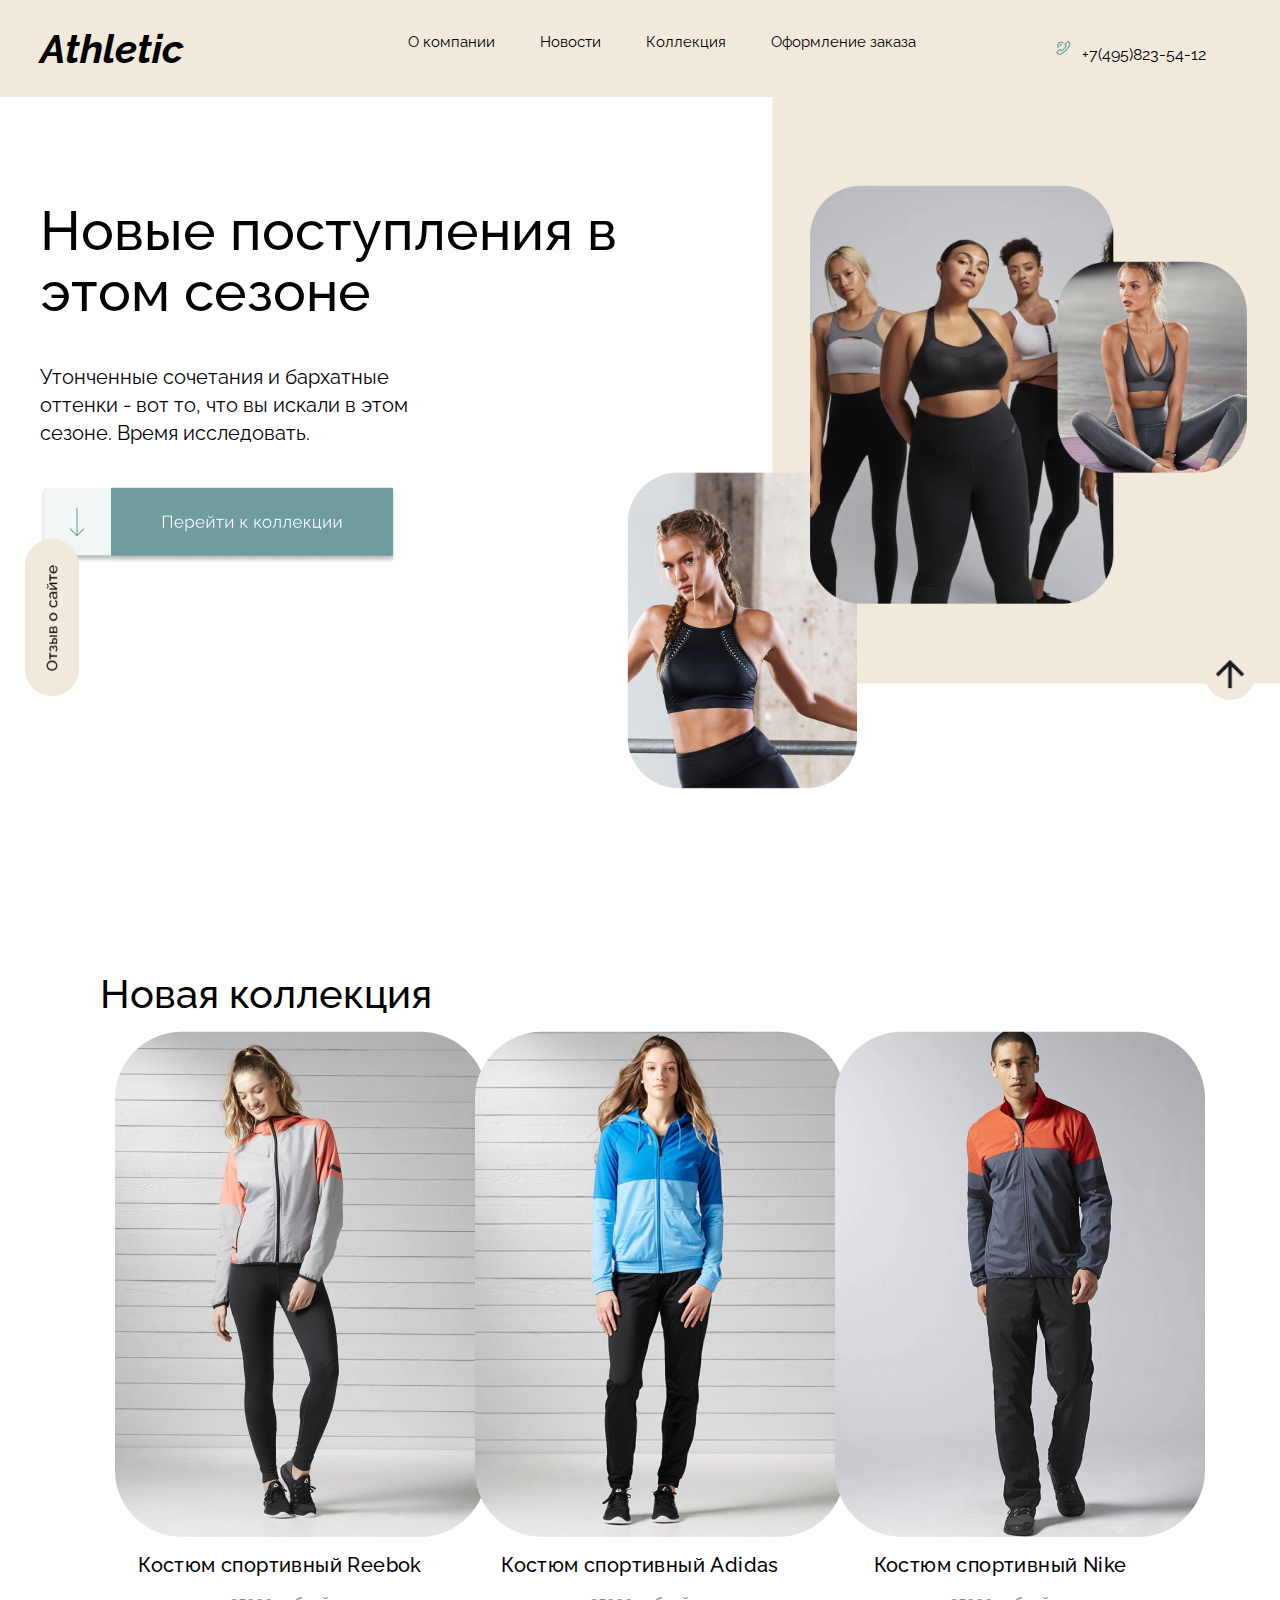
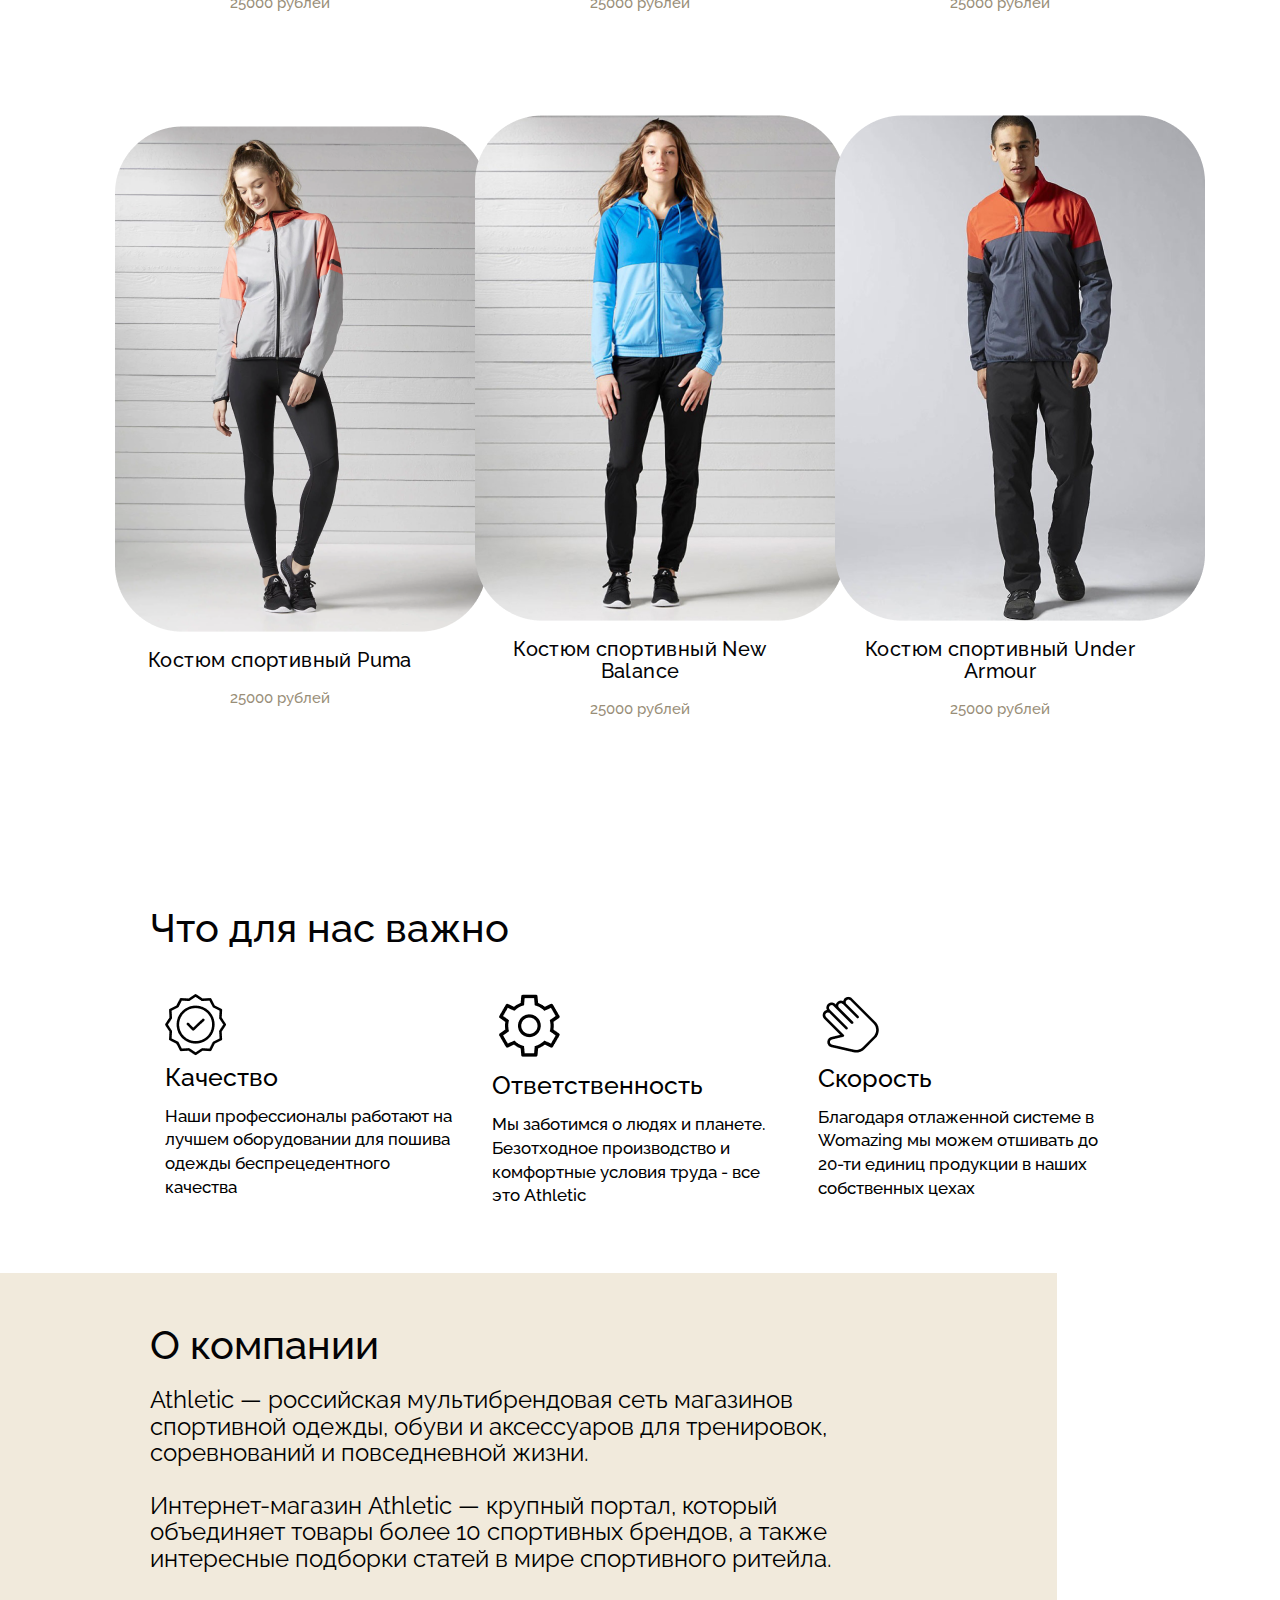
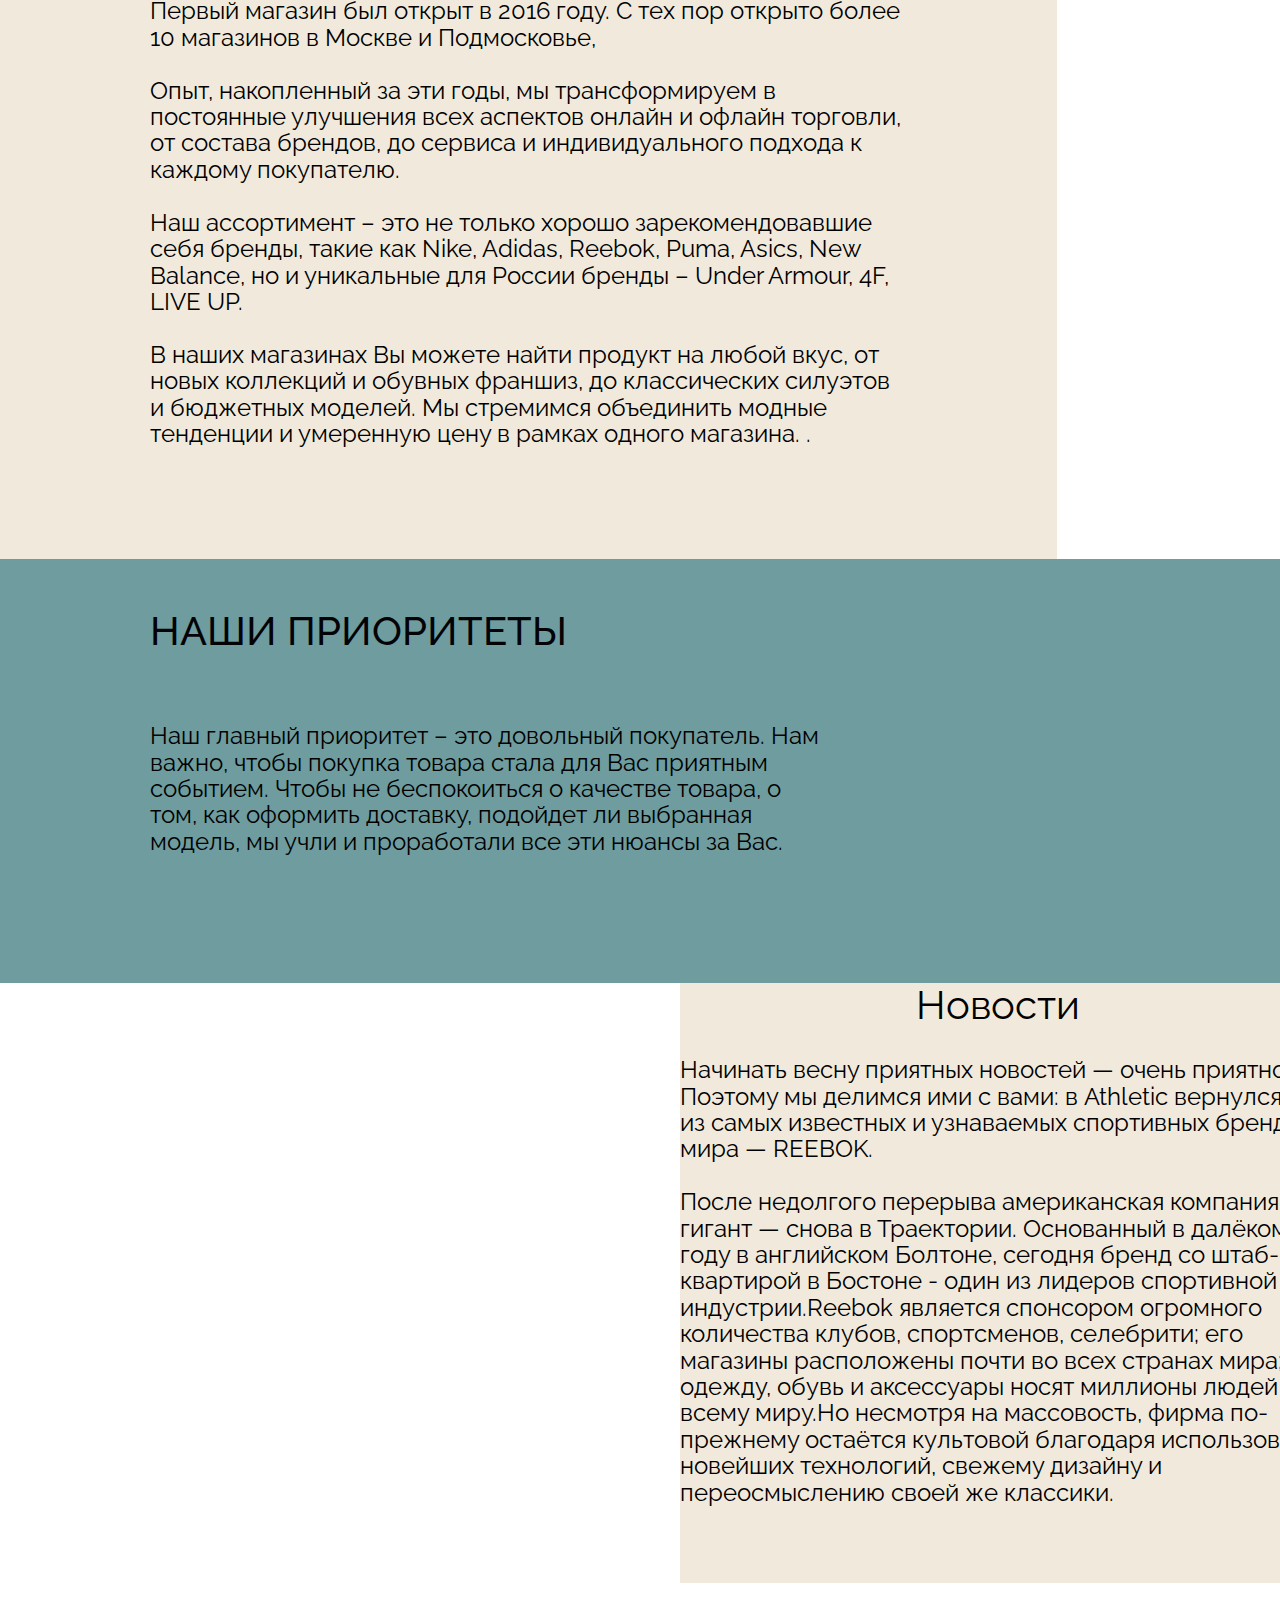
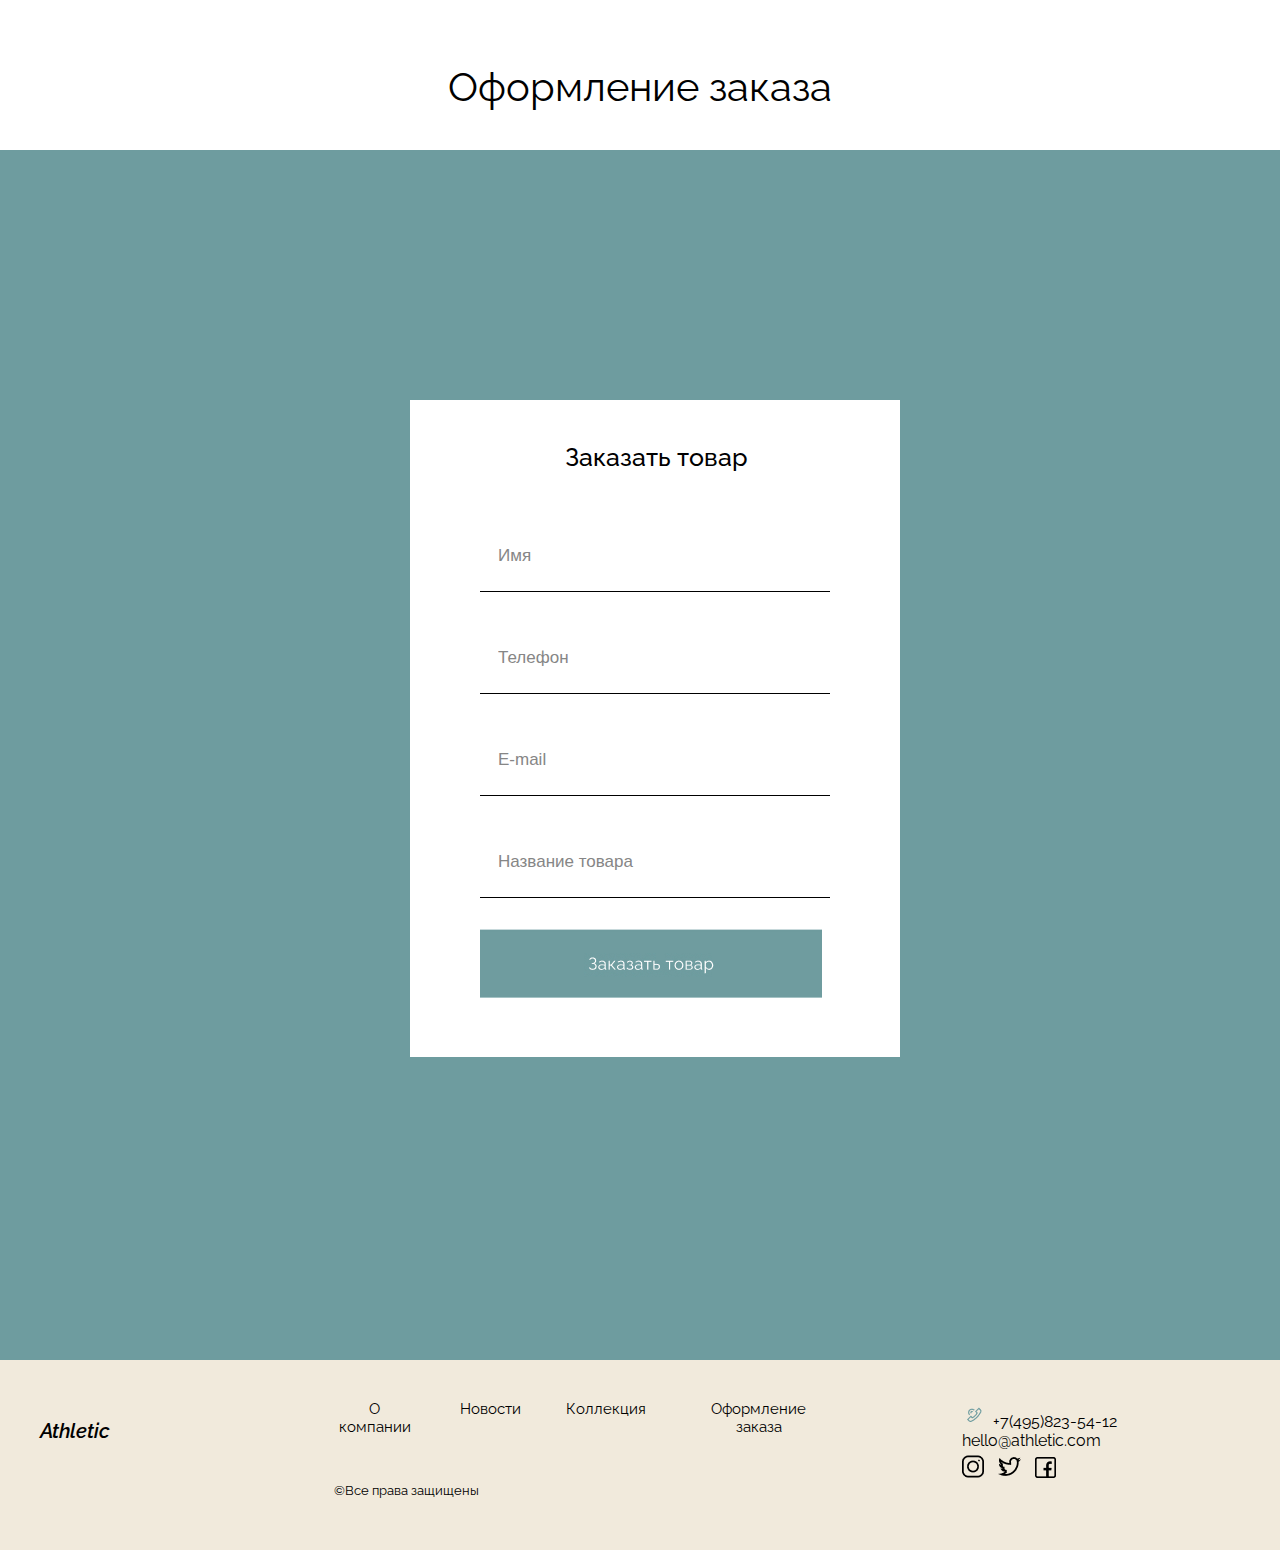
<file: index.html>
<!DOCTYPE html>
<html lang="ru">

<head>
    <meta charset="UTF-8">
    <meta http-equiv="X-UA-Compatible" content="IE=edge">
    <meta name="viewport" content="width=device-width, initial-scale=1.0">
    <link rel="stylesheet" href="athletic.css">
    <title>Athletic</title>
</head>

<body>
    <header class="header">
        <div class="container">
            <div class="logo">
                    <h1>Athletic</h1>
            </div>
            <nav class="menu">
                <ul>
                    <li class="menu-item">
                        <a href="#compani">О компании</a>
                    </li>
                    <li class="menu-item">
                        <a href="#news">Новости</a>
                    </li>
                    <li class="menu-item">
                        <a href="#tovars">Коллекция</a>
                    </li>
                    <li class="menu-item">
                        <a href="#forms">Оформление заказа</a>
                    </li>
                    <li class="menu-item-phone">
                        <img src="Заказ-звонка.png" alt="">
                        +7(495)823-54-12
                    </li>
                </ul>
            </nav>
        </div>
    </header>
    <section class="main">
        <div class="container">
            <div class="main-info">
                <h1 class="main-title">Новые поступления
                    в этом сезоне</h1>
            </div>
            <div class="main-text">
                Утонченные сочетания и бархатные оттенки - вот то, что вы искали в этом сезоне. Время исследовать.
            </div>
            <div class="main-action">
                <a class="button" id="main-action" href="#tovars" >
                    <img src="Кнопки.png" alt="">
                </a>
            </div>
        </div>
    </section>
    <section class="car" id="tovars">
        <div class="container">
            <h2 class="sub-title">Новая коллекция</h2>
            <div class="car-items">
                <div class="car-item">
                    <div class="car-item-image">
                        <img src="orig1.png" alt="">
                    </div>
                    <div class="car-item-title">Костюм спортивный Reebok</div>
                    <div class="car-item-info">
                        <div class="car-info-point">
                            <div>25000 рублей</div>
                        </div>
                    </div>
                </div>
                <div class="car-item">
                    <div class="car-item-image">
                        <img src="20171016125857_003570482_251.png" alt="">
                    </div>
                    <div class="car-item-title">Костюм спортивный Adidas</div>
                    <div class="car-item-info">
                        <div class="car-info-point">
                            <div>25000 рублей</div>
                        </div>
                    </div>
                </div>
                <div class="car-item">
                    <div class="car-item-image">
                        <img src="B3AA-AFB185A986-88-B48488A7B1-85B1AFA78687-B18CA888A9-reebok-elements-tracksuit-woven1.png" alt="">
                    </div>
                    <div class="car-item-title">Костюм спортивный Nike</div>
                    <div class="car-item-info">
                        <div class="car-info-point">
                            <div>25000 рублей</div>
                        </div>
                    </div>
                </div>
                <div class="car-item">
                    <div class="car-item-image">
                        <img src="orig2.png" alt="">
                    </div>
                    <div class="car-item-title">Костюм спортивный Puma</div>
                    <div class="car-item-info">
                        <div class="car-info-point">
                            <div>25000 рублей</div>
                        </div>
                    </div>
                </div>
                <div class="car-item">
                    <div class="car-item-image">
                        <img src="20171016125857_003570482_252.png" alt="">
                    </div>
                    <div class="car-item-title">Костюм спортивный New Balance</div>
                    <div class="car-item-info">
                        <div class="car-info-point">
                            <div>25000 рублей</div>
                        </div>
                    </div>
                </div>
                <div class="car-item">
                    <div class="car-item-image">
                        <img src="B3AA-AFB185A986-88-B48488A7B1-85B1AFA78687-B18CA888A9-reebok-elements-tracksuit-woven2.png" alt="">
                    </div>
                    <div class="car-item-title">Костюм спортивный Under Armour</div>
                    <div class="car-item-info">
                        <div class="car-info-point">
                            <div>25000 рублей</div>
                        </div>
                    </div>
                </div>
            </div>
        </div>
    </section>
    <section>
                <div class="main-text-vajno" id="vajno">
                    <h1 class="sub-title">Что для нас важно</h1>
                    <div class="main-text-vajno-items">
                        <div class="main-text-vajno-item">
                            <img src="Frame16.png" alt="">
                            <div class="vajno-title">Качество</div>
                            <div class="vajno-text">Наши профессионалы работают на лучшем оборудовании для пошива
                                одежды
                                беспрецедентного качества
                            </div>
                        </div>
                        <div class="main-text-vajno-item">
                            <img src="Frame16(1).png" alt="">
                            <div class="vajno-title">Ответственность</div>
                            <div class="vajno-text">Мы заботимся о людях и планете. Безотходное производство и
                                комфортные условия
                                труда - все это
                                Athletic
                            </div>
                        </div>
                        <div class="main-text-vajno-item">
                            <img src="Frame16(2).png" alt="">
                            <div class="vajno-title">Скорость</div>
                            <div class="vajno-text">Благодаря отлаженной системе в Womazing мы можем отшивать до
                                20-ти единиц
                                продукции в наших
                                собственных цехах</div>
                        </div>
                    </div>
                </div>
    </section>
    <section>
                <div class="main-text-compani" id="compani">
                    <div class="conteiner">
                        <h2 class="sub-title">О компании</h2>
                        <div class="compani-text">Athletic — российская мультибрендовая сеть магазинов спортивной одежды,
                            обуви и
                            аксессуаров для
                            тренировок, соревнований и повседневной жизни.<br>
                            <br>
                            Интернет-магазин Athletic — крупный портал, который объединяет товары
                            более 10
                            спортивных брендов, а
                            также интересные подборки статей в мире спортивного ритейла.<br>
                            <br>
                            Первый магазин был открыт в 2016 году. С тех пор открыто более 10
                            магазинов в Москве и
                            Подмосковье,<br>
                            <br>
                            Опыт, накопленный за эти годы, мы трансформируем в постоянные улучшения
                            всех аспектов
                            онлайн и офлайн
                            торговли, от состава брендов, до сервиса и индивидуального подхода к
                            каждому покупателю.<br>
                            <br>
                            Наш ассортимент – это не только хорошо зарекомендовавшие себя бренды,
                            такие как Nike,
                            Adidas, Reebok,
                            Puma, Asics, New Balance, но и уникальные для России бренды – Under
                            Armour, 4F, LIVE UP. <br>
                            <br>
                            В наших магазинах Вы можете найти продукт на любой вкус, от новых
                            коллекций и обувных
                            франшиз, до
                            классических силуэтов и бюджетных моделей. Мы стремимся объединить
                            модные тенденции и
                            умеренную цену в
                            рамках одного магазина.

                            .
                        </div>
                    </div>
                </div>
    </section>
    <section class="prioritet">
            <div class="conteiner">
                    <h2 class="sub-title">НАШИ ПРИОРИТЕТЫ</h2>
                    <div class="prioritet-text">Наш главный приоритет – это довольный покупатель. Нам важно, чтобы
                        покупка товара стала
                        для Вас приятным
                        событием. Чтобы не беспокоиться о качестве товара, о том, как оформить
                        доставку,
                        подойдет ли выбранная
                        модель, мы учли и проработали все эти нюансы за Вас.
                    </div>
                </div>
    </section>
    <section class="news">
        <div class="news-main">
            <div class="conteintr">
                    <h2 class="news-title" id="news">Новости</h2>
                    <div class="news-text">Начинать весну приятных новостей — очень приятно. Поэтому мы делимся
                        ими с вами: в
                        Athletic вернулся
                        один из самых известных и узнаваемых спортивных брендов мира — REEBOK. <br>
                        <br>
                        После недолгого перерыва американская компания-гигант — снова в
                        Траектории. Основанный в
                        далёком 1958
                        году в английском Болтоне, сегодня бренд со штаб-квартирой в Бостоне -
                        один из лидеров
                        спортивной
                        индустрии.Reebok является спонсором огромного количества клубов,
                        спортсменов, селебрити;
                        его магазины
                        расположены почти во всех странах мира; его одежду, обувь и аксессуары
                        носят миллионы
                        людей по всему
                        миру.Но несмотря на массовость, фирма по-прежнему остаётся культовой
                        благодаря
                        использованию новейших
                        технологий, свежему дизайну и переосмыслению своей же классики.
                    </div>
                </div>
            </div>
        </section>
                <h2 class="form-title">Оформление заказа</h2>
                <section class="price">
                    <div class="container" id="forms">
                        <form class="price-form" method="post" target="_self" onsubmit="clearForm()">
                            <div class="text-zakaz">Заказать товар</div>
                            <input type="text" class="price-input" id="name" placeholder="Имя">
                            <input type="text" class="price-input" id="phone" placeholder="Телефон">
                            <input type="text" class="price-input" id="E-mail" placeholder="E-mail">
                            <input type="text" class="price-input" id="car" placeholder="Название товара">
                            <a class="button" id="price-action" href="#" onclick="location.reload();">
                                <img src="КнопкаCTA.jpg" alt="">
                            </a>
                        </form>
                    </div>
                </section>
            <section>
                <div class="otziv">
                    <div class="conteiner">
                            <a href="otziv.html" class="otzivna">
                                <img src="otziv.png" alt="">
                            </a>
                    </div>
                </div>
            </section>
            <section>
                <div class="strelka">
                    <div class="conteiner">
                            <a href="#" class="naverx"><img src="arrow_upward2.png" alt="" class="strela"></a>                       
                    </div>
                </div>
            </section>
                <footer class="footer">
                    <div class="container">
                        <div class="logo">
                                <div>Athletic</div>
                        </div>
                        <nav class="menu">
                            <ul>
                                <li class="menu-item">
                                    <a href="#compani">О компании</a>
                                </li>
                                <li class="menu-item">
                                    <a href="#news">Новости</a>
                                </li>
                                <li class="menu-item">
                                    <a href="#tovars">Коллекция</a>
                                </li>
                                <li class="menu-item">
                                    <a href="#forms">Оформление заказа</a>
                                </li>
                                <li class="menu-item-phone">
                                    <img src="Заказ-звонка.png" alt="">
                                    +7(495)823-54-12
                                    hello@athletic.com <br>
                                    <img src="instagram(1)1.png" alt="" class="socl">
                                    <img src="twitter(1)1.png" alt="" class="socl">
                                    <img src="facebook(1)1.png" alt="" class="socl">
                                </li>
                            </ul>
                            <div class="prava">©Все права защищены</div>
                        </nav>
                    </div>
                </footer>
</body>

</html>
</file>
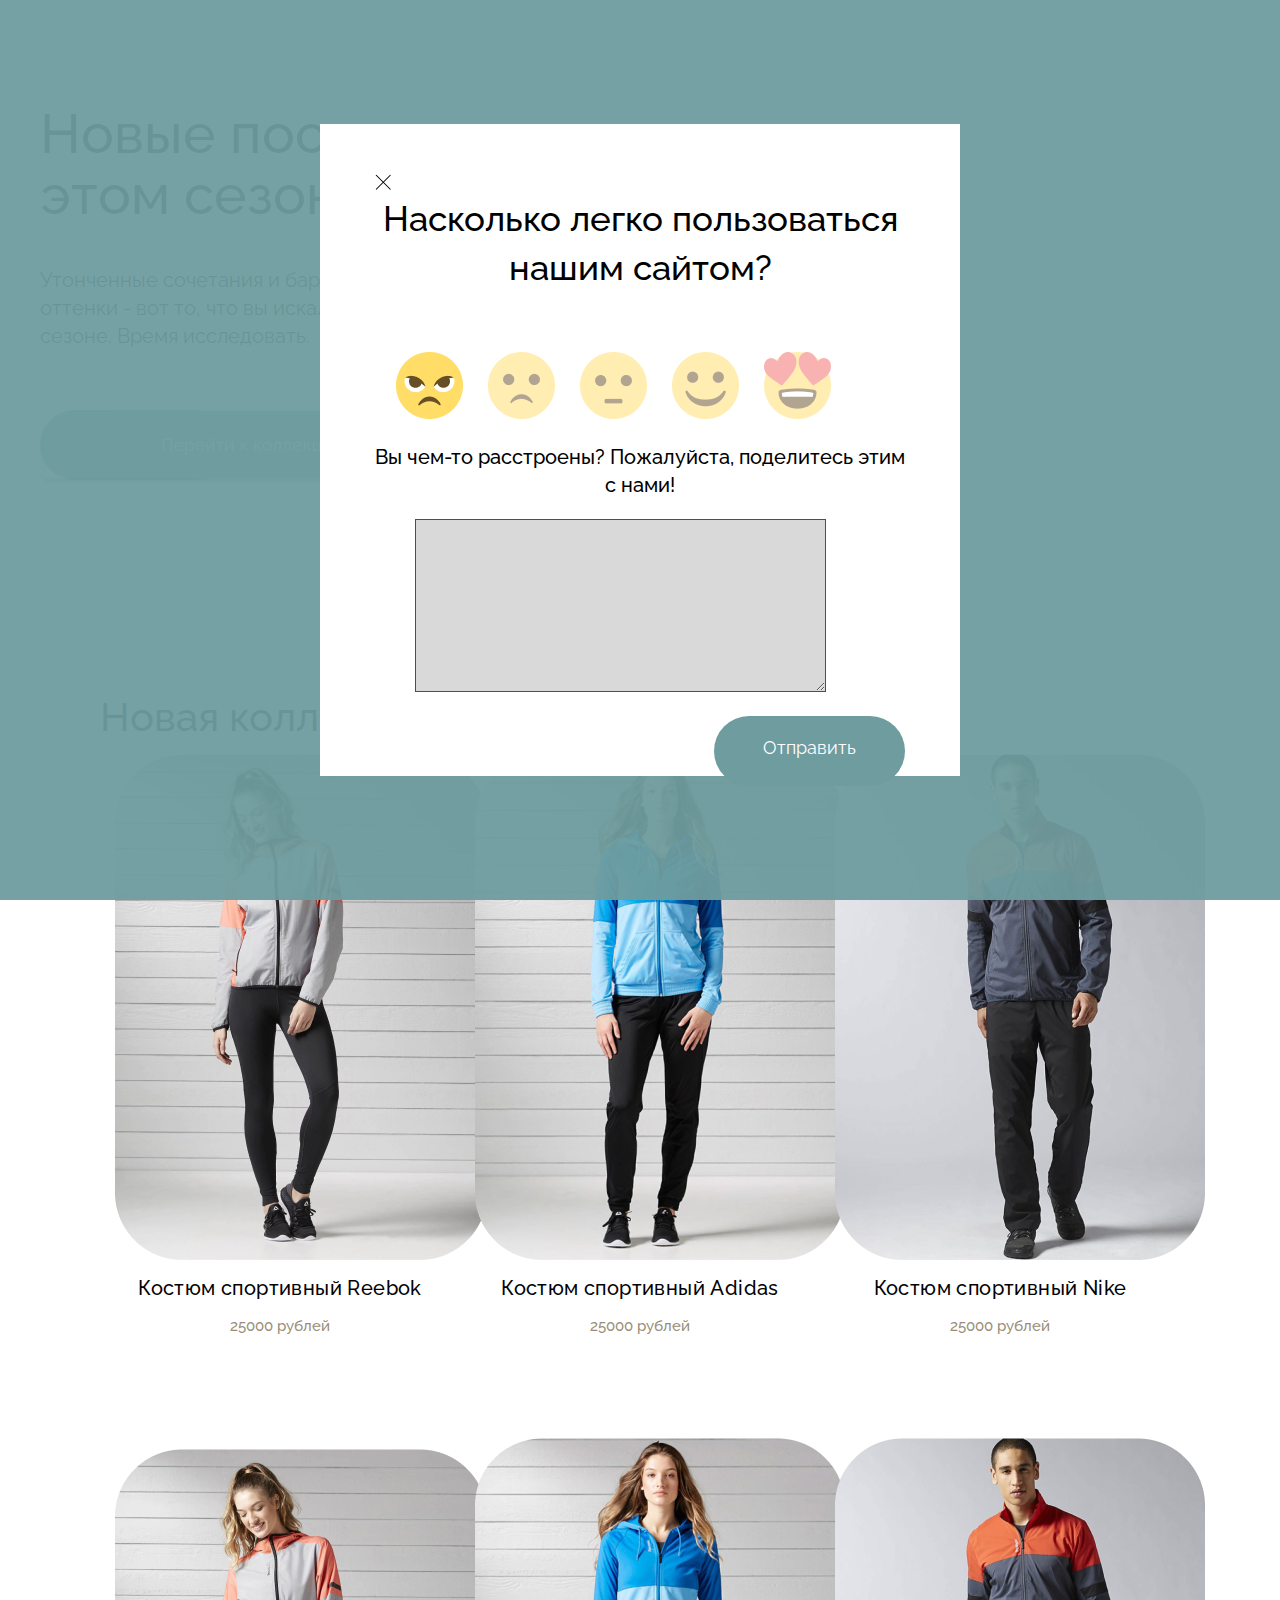
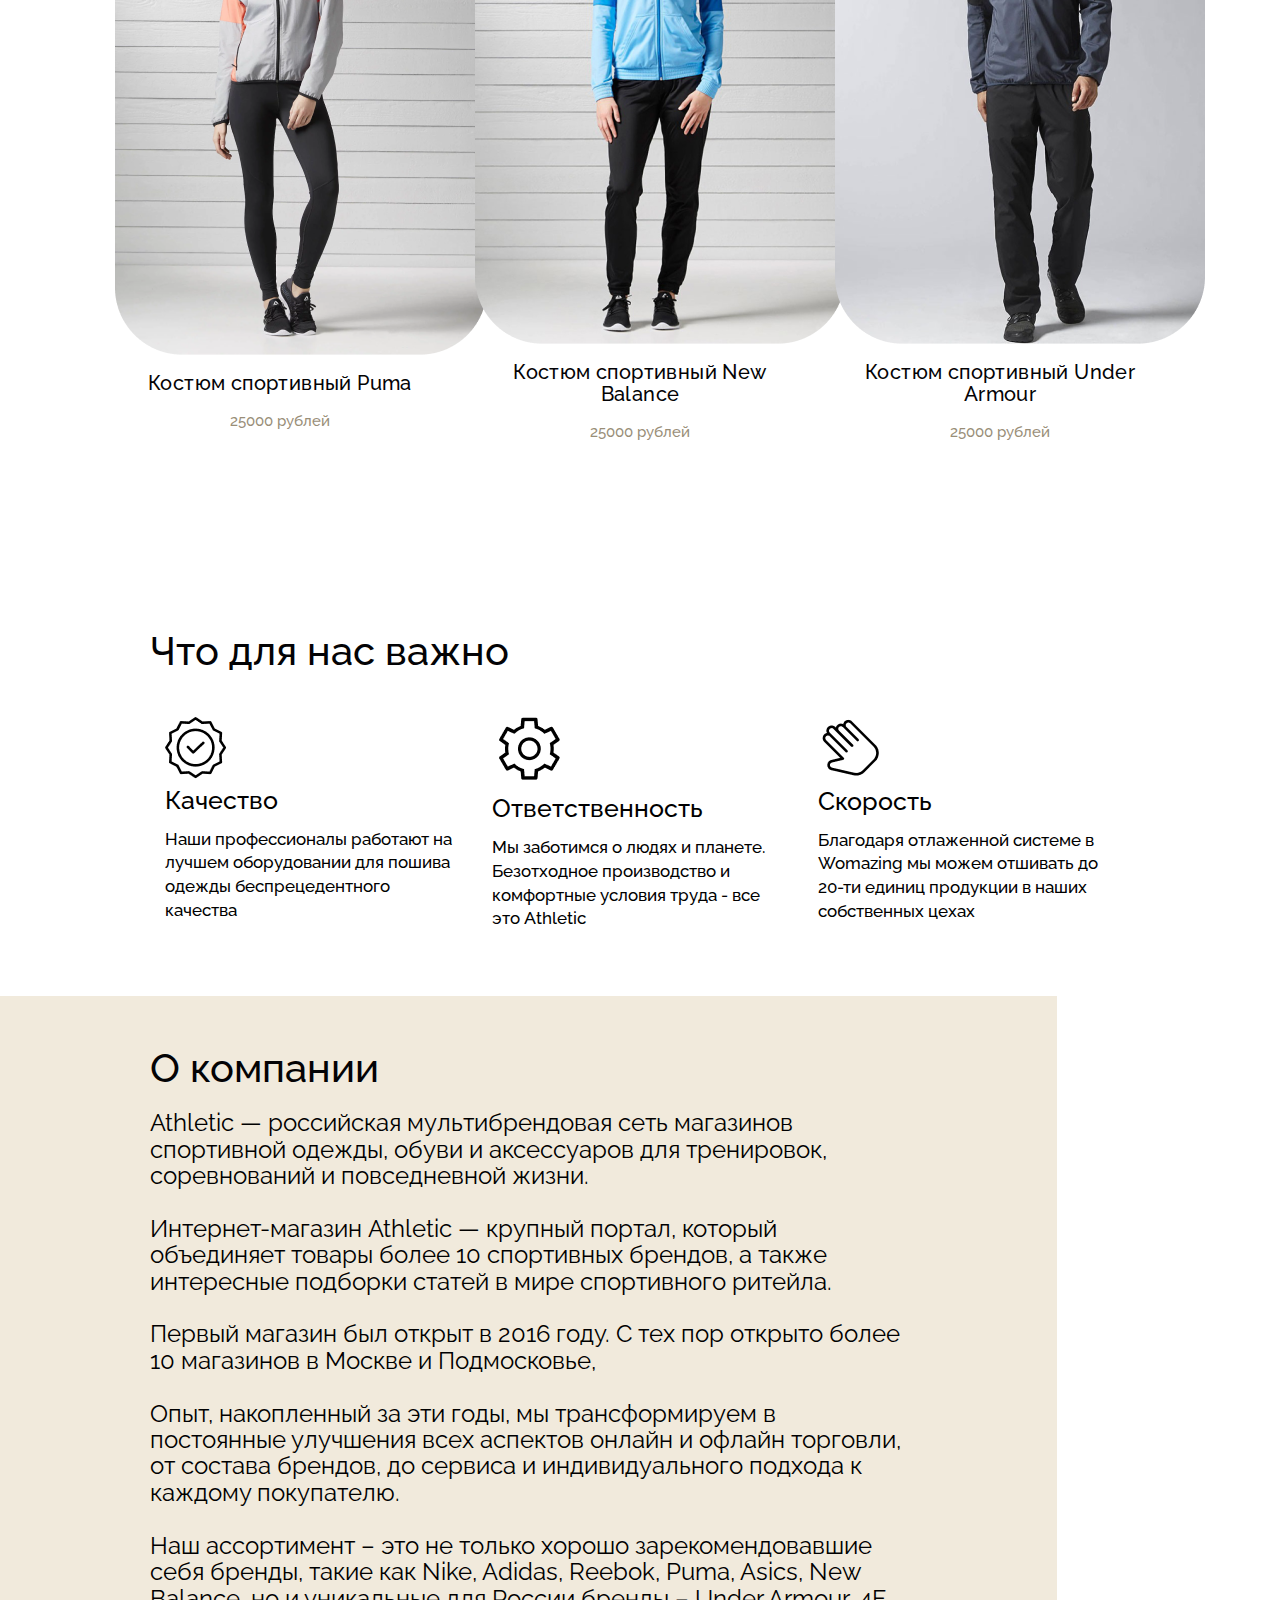
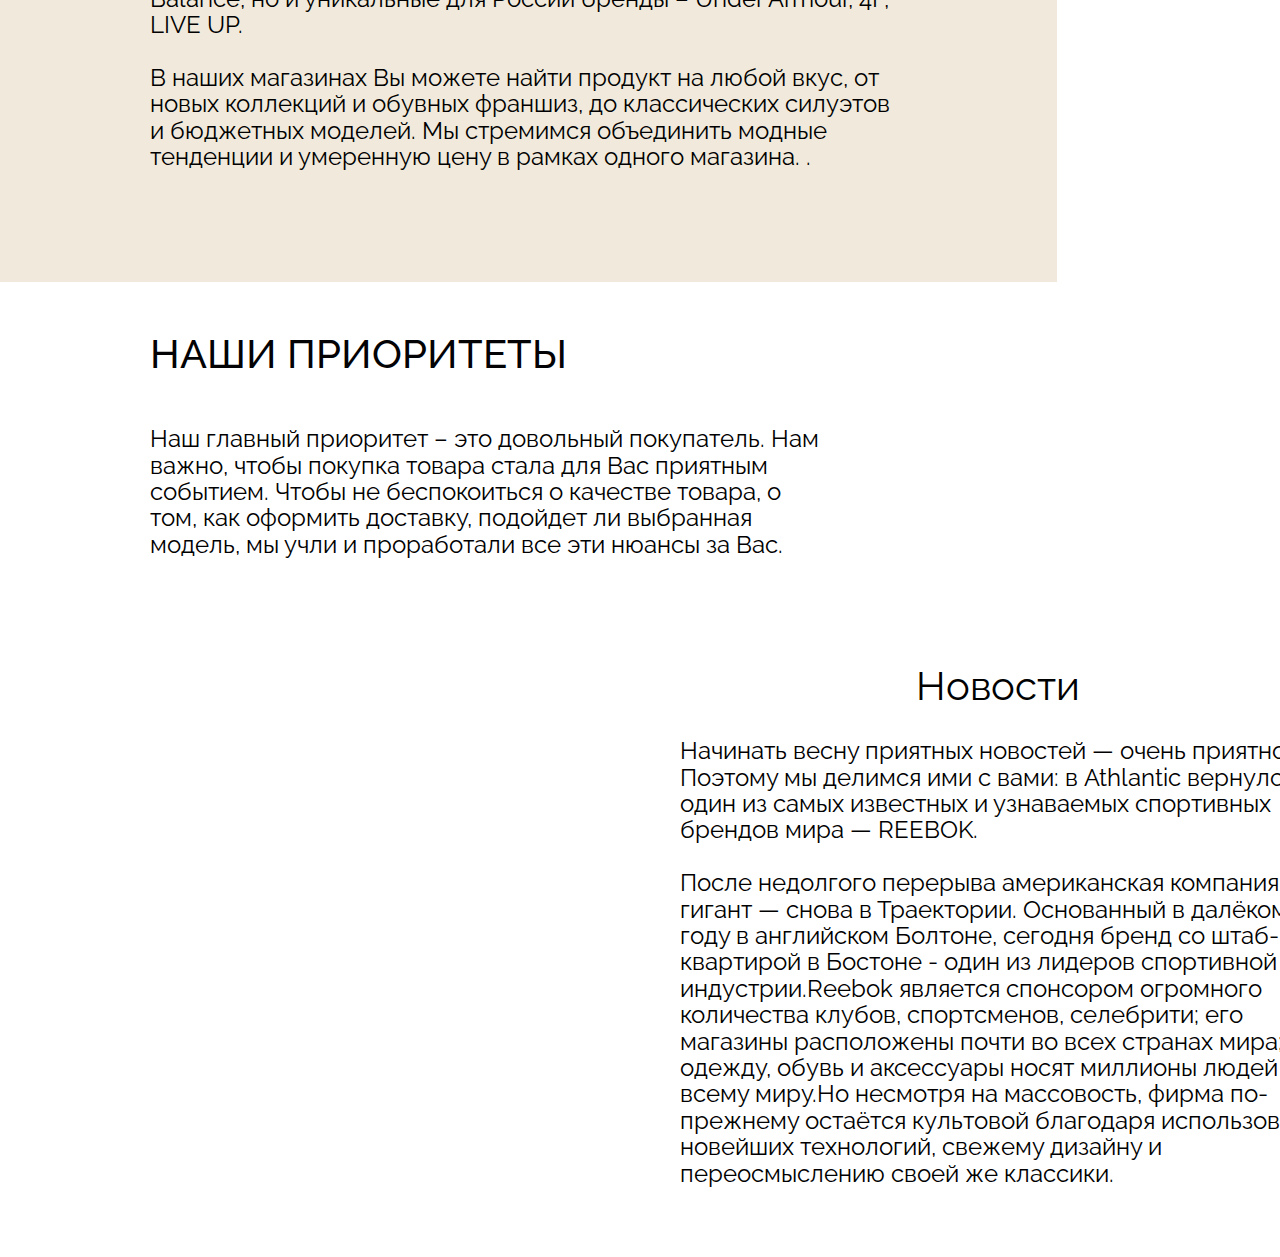
<file: emoji-1.html>
<!DOCTYPE html>
<html lang="en">
<head>
    <meta charset="UTF-8">
    <meta http-equiv="X-UA-Compatible" content="IE=edge">
    <meta name="viewport" content="width=device-width, initial-scale=1.0">
    <link rel="stylesheet" href="emoji-1.css">
    <title>Athletic</title>
</head>
<body>
    <section class="main">
        <div class="container">
            <div class="main-info">
                <h1 class="main-title">Новые поступления
                    в этом сезоне</h1>
            </div>
            <div class="main-text">
                Утонченные сочетания и бархатные оттенки - вот то, что вы искали в этом сезоне. Время исследовать.
            </div>
            <div class="main-action">
                <a class="button" id="main-action" href="#tovars" >
                    <img src="Кнопки.png" alt="">
                </a>
            </div>
        </div>
    </section>
    <section class="car" id="tovars">
        <div class="container">
            <h2 class="sub-title">Новая коллекция</h2>
            <div class="car-items">
                <div class="car-item">
                    <div class="car-item-image">
                        <img src="orig1.png" alt="">
                    </div>
                    <div class="car-item-title">Костюм спортивный Reebok</div>
                    <div class="car-item-info">
                        <div class="car-info-point">
                            <div>25000 рублей</div>
                        </div>
                    </div>
                </div>
                <div class="car-item">
                    <div class="car-item-image">
                        <img src="20171016125857_003570482_251.png" alt="">
                    </div>
                    <div class="car-item-title">Костюм спортивный Adidas</div>
                    <div class="car-item-info">
                        <div class="car-info-point">
                            <div>25000 рублей</div>
                        </div>
                    </div>
                </div>
                <div class="car-item">
                    <div class="car-item-image">
                        <img src="B3AA-AFB185A986-88-B48488A7B1-85B1AFA78687-B18CA888A9-reebok-elements-tracksuit-woven1.png" alt="">
                    </div>
                    <div class="car-item-title">Костюм спортивный Nike</div>
                    <div class="car-item-info">
                        <div class="car-info-point">
                            <div>25000 рублей</div>
                        </div>
                    </div>
                </div>
                <div class="car-item">
                    <div class="car-item-image">
                        <img src="orig2.png" alt="">
                    </div>
                    <div class="car-item-title">Костюм спортивный Puma</div>
                    <div class="car-item-info">
                        <div class="car-info-point">
                            <div>25000 рублей</div>
                        </div>
                    </div>
                </div>
                <div class="car-item">
                    <div class="car-item-image">
                        <img src="20171016125857_003570482_252.png" alt="">
                    </div>
                    <div class="car-item-title">Костюм спортивный New Balance</div>
                    <div class="car-item-info">
                        <div class="car-info-point">
                            <div>25000 рублей</div>
                        </div>
                    </div>
                </div>
                <div class="car-item">
                    <div class="car-item-image">
                        <img src="B3AA-AFB185A986-88-B48488A7B1-85B1AFA78687-B18CA888A9-reebok-elements-tracksuit-woven2.png" alt="">
                    </div>
                    <div class="car-item-title">Костюм спортивный Under Armour</div>
                    <div class="car-item-info">
                        <div class="car-info-point">
                            <div>25000 рублей</div>
                        </div>
                    </div>
                </div>
            </div>
        </div>
    </section>
    <section>
                <div class="main-text-vajno" id="vajno">
                    <h1 class="sub-title">Что для нас важно</h1>
                    <div class="main-text-vajno-items">
                        <div class="main-text-vajno-item">
                            <img src="Frame16.png" alt="">
                            <div class="vajno-title">Качество</div>
                            <div class="vajno-text">Наши профессионалы работают на лучшем оборудовании для пошива
                                одежды
                                беспрецедентного качества
                            </div>
                        </div>
                        <div class="main-text-vajno-item">
                            <img src="Frame16(1).png" alt="">
                            <div class="vajno-title">Ответственность</div>
                            <div class="vajno-text">Мы заботимся о людях и планете. Безотходное производство и
                                комфортные условия
                                труда - все это
                                Athletic
                            </div>
                        </div>
                        <div class="main-text-vajno-item">
                            <img src="Frame16(2).png" alt="">
                            <div class="vajno-title">Скорость</div>
                            <div class="vajno-text">Благодаря отлаженной системе в Womazing мы можем отшивать до
                                20-ти единиц
                                продукции в наших
                                собственных цехах</div>
                        </div>
                    </div>
                </div>
    </section>
    <section>
                <div class="main-text-compani" id="compani">
                    <div class="conteiner">
                        <h2 class="sub-title">О компании</h2>
                        <div class="compani-text">Athletic — российская мультибрендовая сеть магазинов спортивной одежды,
                            обуви и
                            аксессуаров для
                            тренировок, соревнований и повседневной жизни.<br>
                            <br>
                            Интернет-магазин Athletic — крупный портал, который объединяет товары
                            более 10
                            спортивных брендов, а
                            также интересные подборки статей в мире спортивного ритейла.<br>
                            <br>
                            Первый магазин был открыт в 2016 году. С тех пор открыто более 10
                            магазинов в Москве и
                            Подмосковье,<br>
                            <br>
                            Опыт, накопленный за эти годы, мы трансформируем в постоянные улучшения
                            всех аспектов
                            онлайн и офлайн
                            торговли, от состава брендов, до сервиса и индивидуального подхода к
                            каждому покупателю.<br>
                            <br>
                            Наш ассортимент – это не только хорошо зарекомендовавшие себя бренды,
                            такие как Nike,
                            Adidas, Reebok,
                            Puma, Asics, New Balance, но и уникальные для России бренды – Under
                            Armour, 4F, LIVE UP. <br>
                            <br>
                            В наших магазинах Вы можете найти продукт на любой вкус, от новых
                            коллекций и обувных
                            франшиз, до
                            классических силуэтов и бюджетных моделей. Мы стремимся объединить
                            модные тенденции и
                            умеренную цену в
                            рамках одного магазина.

                            .
                        </div>
                    </div>
                </div>
    </section>
    <section>
        <div class="prioritet">
            <div class="conteiner">
                    <h2 class="sub-title">НАШИ ПРИОРИТЕТЫ</h2>
                    <div class="prioritet-text">Наш главный приоритет – это довольный покупатель. Нам важно, чтобы
                        покупка товара стала
                        для Вас приятным
                        событием. Чтобы не беспокоиться о качестве товара, о том, как оформить
                        доставку,
                        подойдет ли выбранная
                        модель, мы учли и проработали все эти нюансы за Вас.
                    </div>
                </div>
            </div>
    </section>
    <section class="news">
        <div class="news-main">
            <div class="conteintr">
                    <h2 class="news-title" id="news">Новости</h2>
                    <div class="news-text">Начинать весну приятных новостей — очень приятно. Поэтому мы делимся
                        ими с вами: в
                        Athlantic вернулся
                        один из самых известных и узнаваемых спортивных брендов мира — REEBOK. <br>
                        <br>
                        После недолгого перерыва американская компания-гигант — снова в
                        Траектории. Основанный в
                        далёком 1958
                        году в английском Болтоне, сегодня бренд со штаб-квартирой в Бостоне -
                        один из лидеров
                        спортивной
                        индустрии.Reebok является спонсором огромного количества клубов,
                        спортсменов, селебрити;
                        его магазины
                        расположены почти во всех странах мира; его одежду, обувь и аксессуары
                        носят миллионы
                        людей по всему
                        миру.Но несмотря на массовость, фирма по-прежнему остаётся культовой
                        благодаря
                        использованию новейших
                        технологий, свежему дизайну и переосмыслению своей же классики.
                    </div>
                </div>
            </div>
        </section>
    <section class="otzivi">
        <div class="element">
            <div class="container1" id="forms">
                <form>
                    <div class="emoji-options">
                        <a href="index.html">
                            <img src="Close.png" alt="">
                        </a>
                        <div class="text-output">
                            Насколько легко пользоваться
                            нашим сайтом?
                        </div>
                        <input type="radio" name="emoji" id="emoji-1">
                        <label for="emoji-1">
                            <a href="emoji-1.html">
                                <img src="1.png" alt="" class="image">
                            </a>
                        </label>
                      <input type="radio" name="emoji" id="emoji-2">
                      <label for="emoji-1">
                      <a href="emoji-2.html">
                        <img src="2.png" alt="" class="imagee">
                      </a>
                    </label>
                      <input type="radio" name="emoji" id="emoji-3">
                      <label for="emoji-1">
                      <a href="emoji-3.html">
                        <img src="3.png" alt="" class="imageee">
                      </a>
                    </label>
                      
                      <input type="radio" name="emoji" id="emoji-4">
                      <label for="emoji-1">
                      <a href="emoji-4.html">
                        <img src="4.png" alt="" class="imageeee">
                      </a>
                    </label>
                      
                      <input type="radio" name="emoji" id="emoji-5">
                      <label for="emoji-1">
                      <a href="emoji-5.html">
                        <img src="5.png" alt="" class="imageeeee">
                      </a>
                    </label>
                        <div class="text-vopros">Вы чем-то расстроены? Пожалуйста, поделитесь этим с нами!</div>
                        <textarea name="text" id="text" cols="50" rows="15" class="text-area"></textarea>
                        <div class="button-otz">
                            <a href="index.html" class="button">Отправить</a>
                        </div>
                    </div>
                    
                  </form>
            </div>
        </div>
    </section>
</body>
</html>
</file>
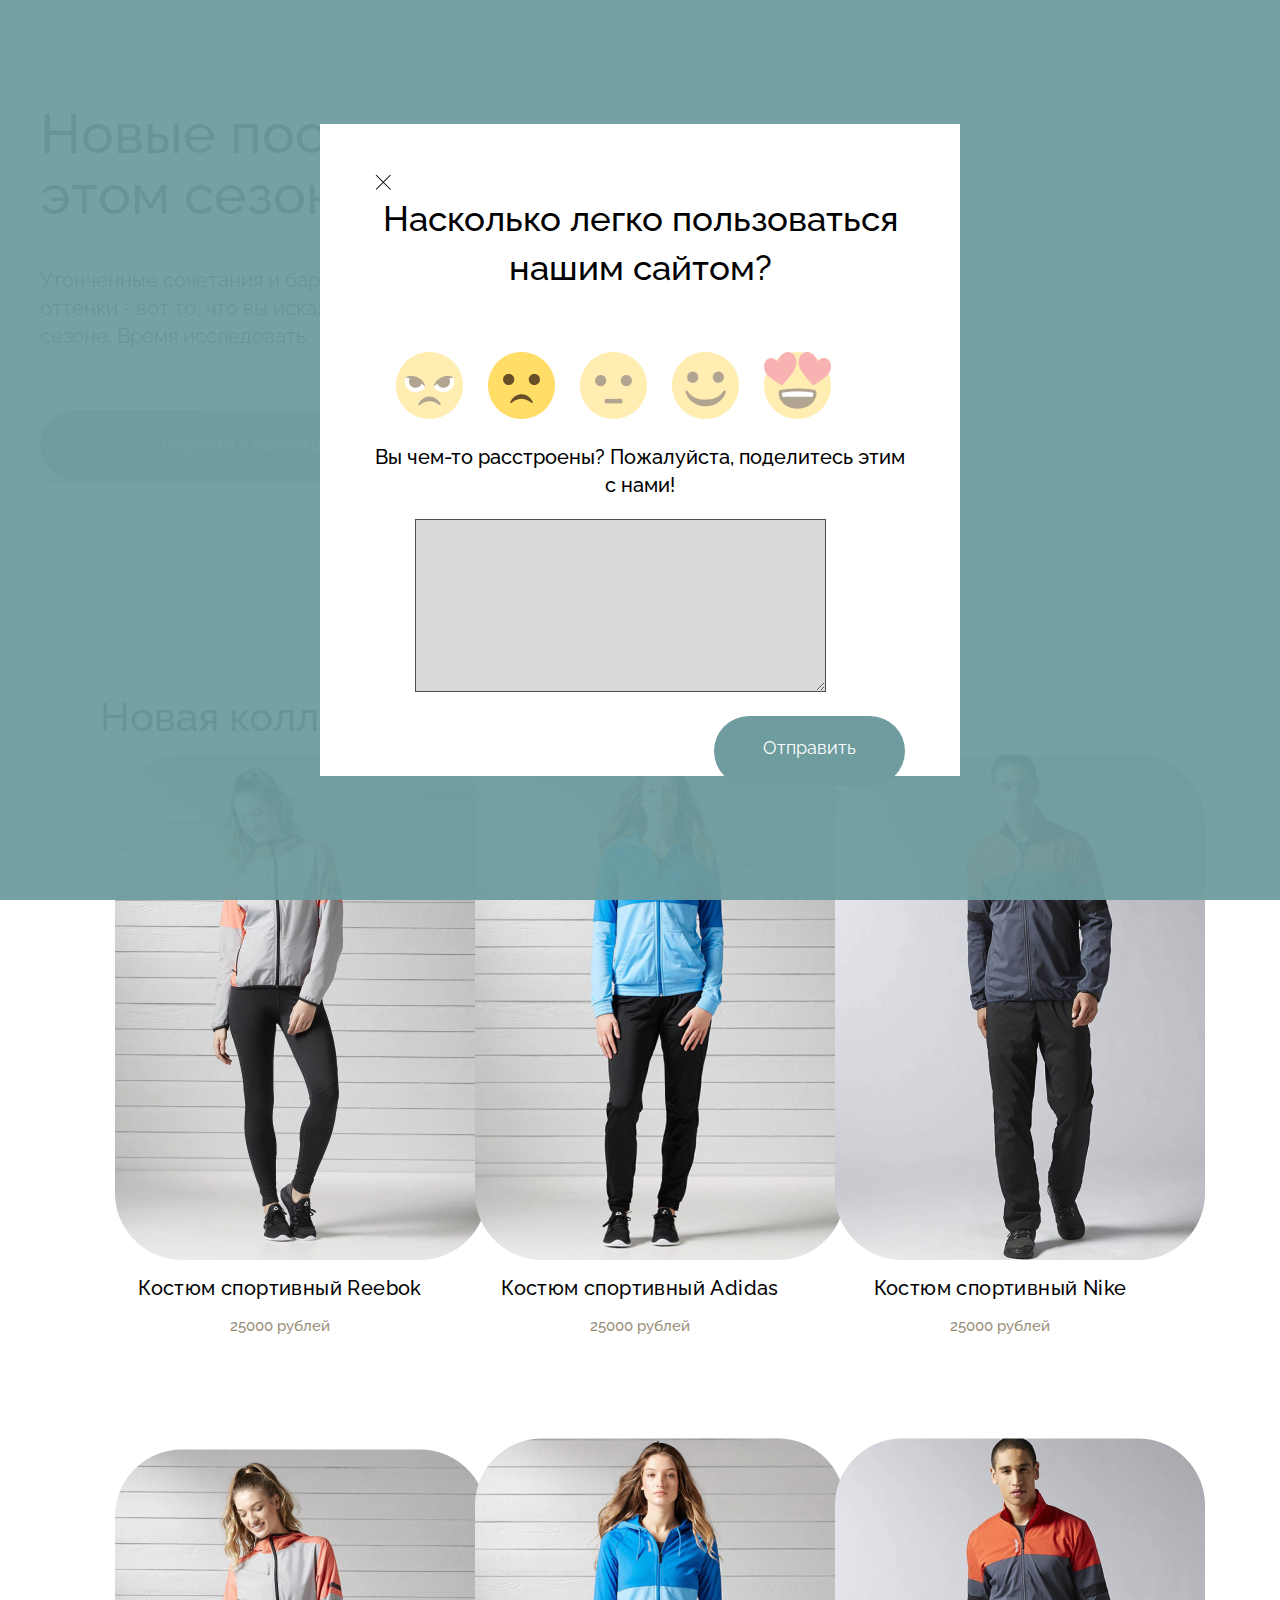
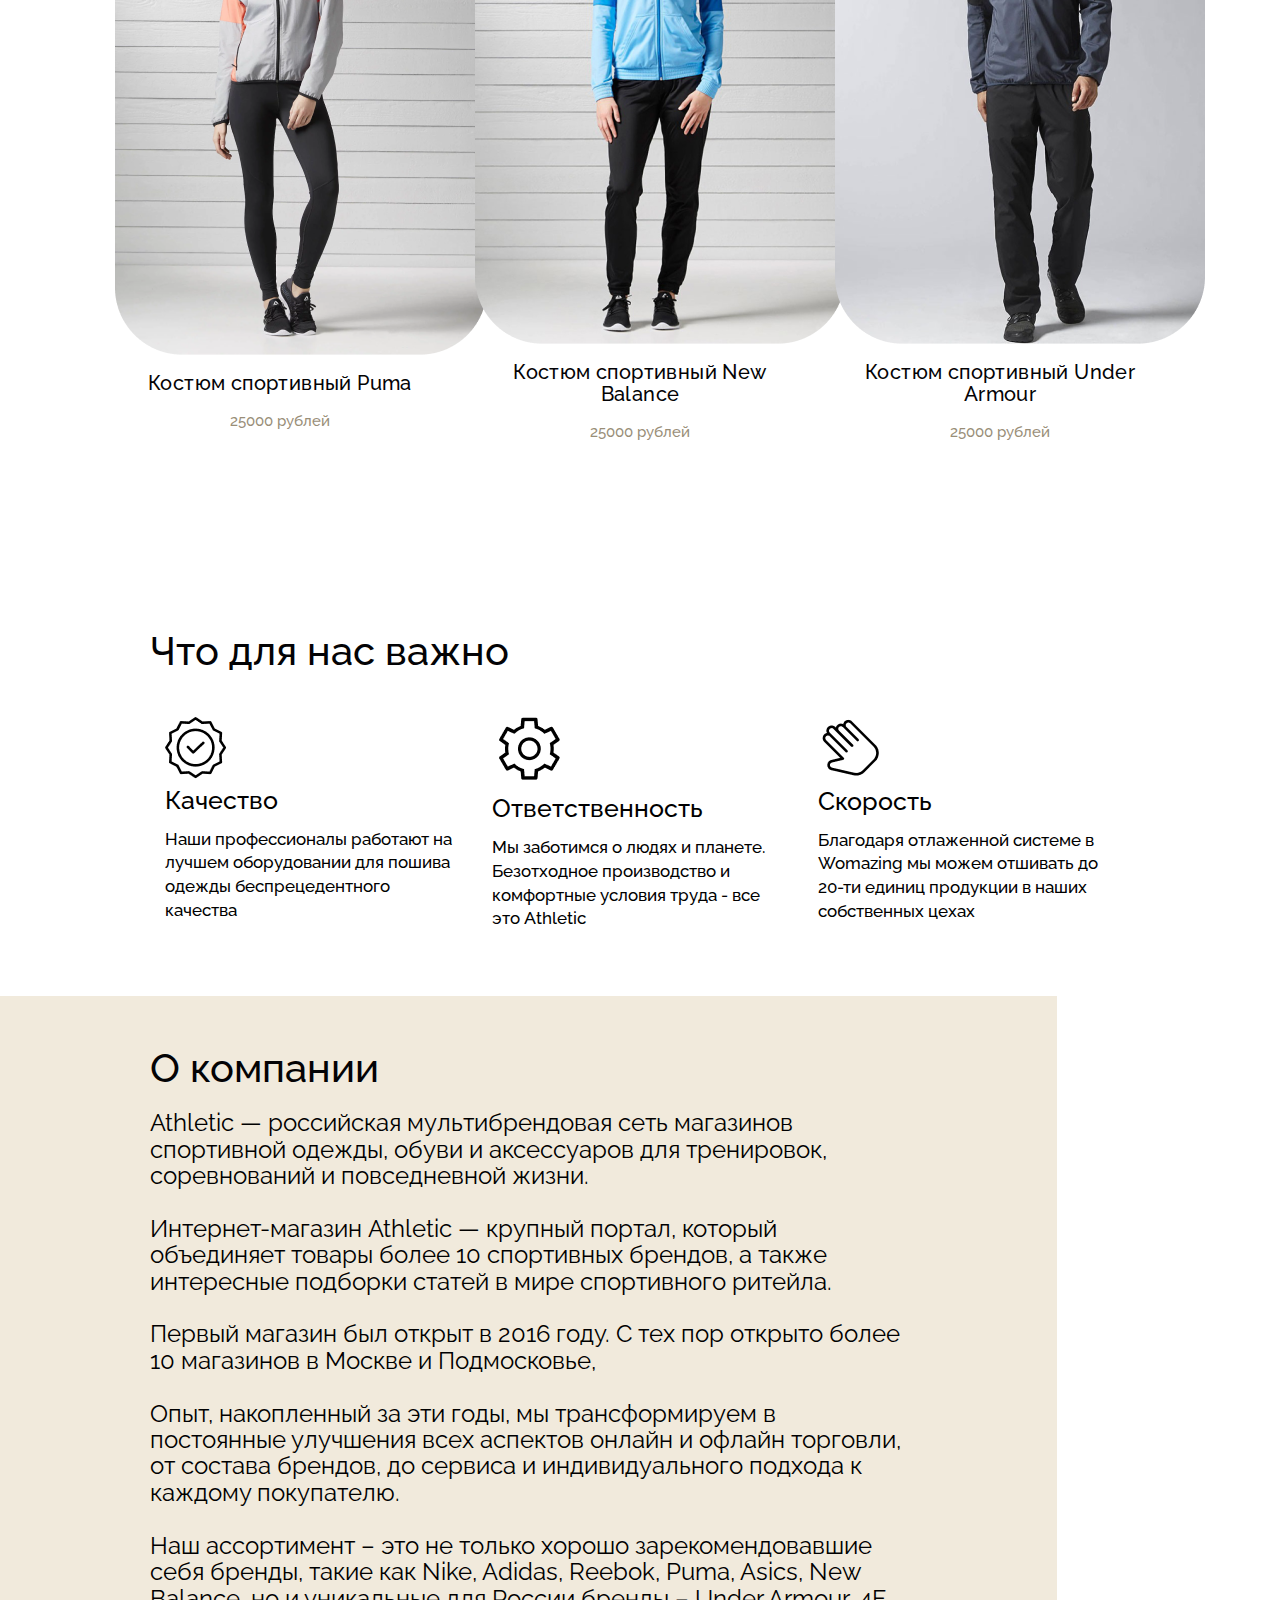
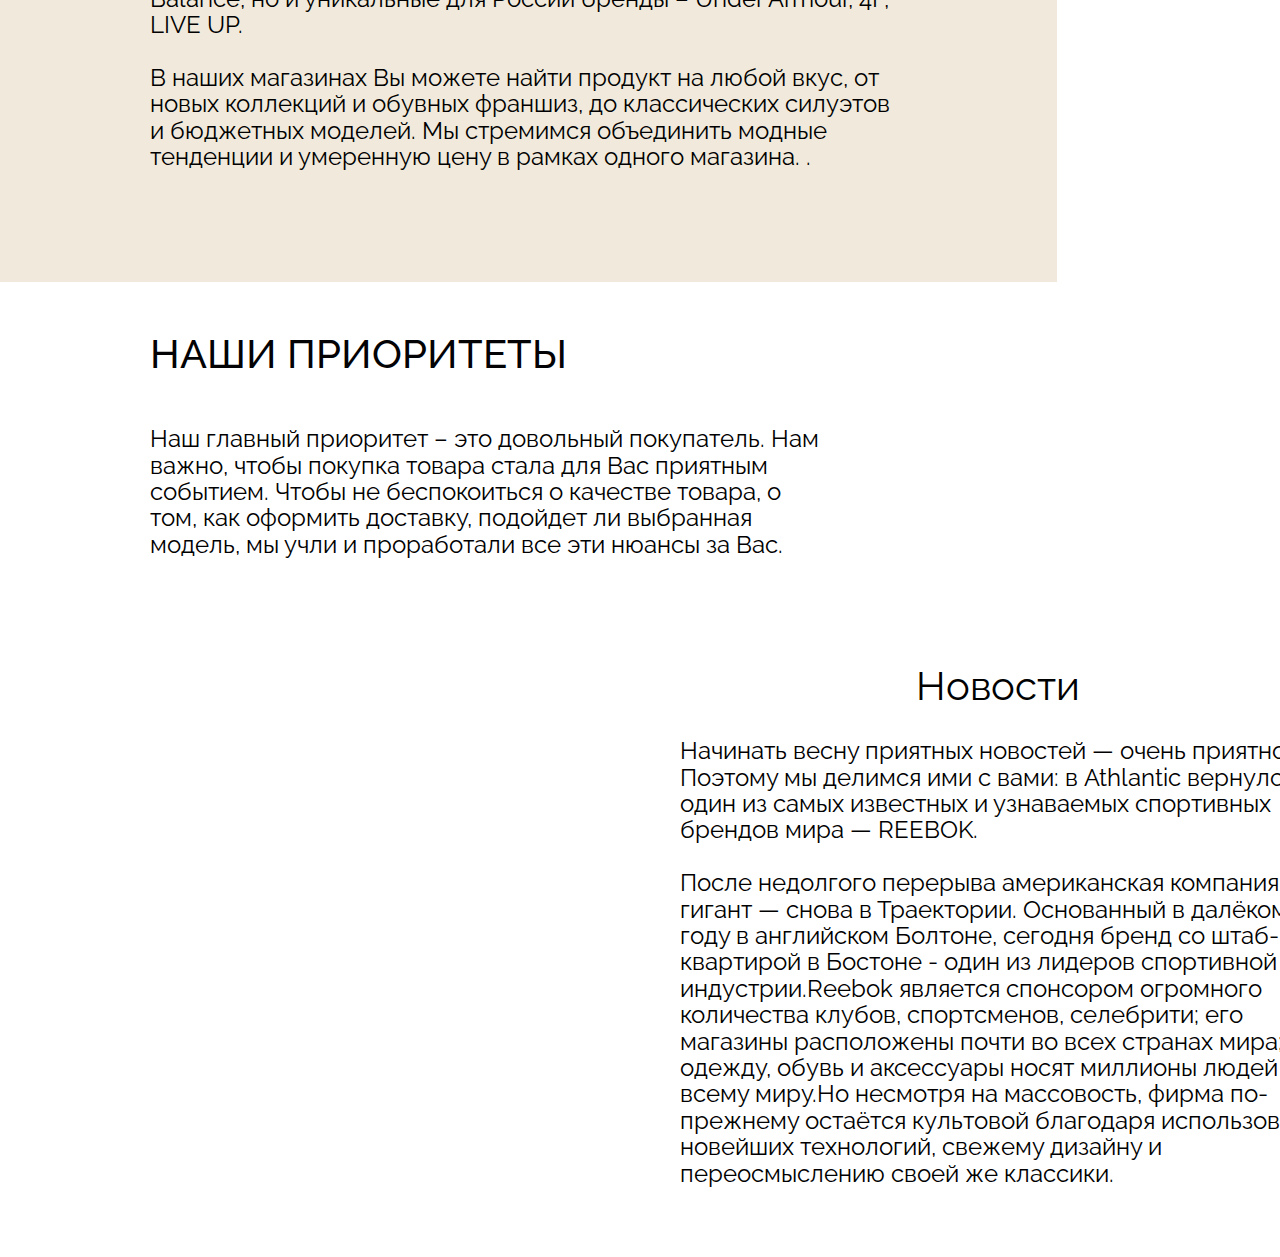
<file: emoji-2.html>
<!DOCTYPE html>
<html lang="en">
<head>
    <meta charset="UTF-8">
    <meta http-equiv="X-UA-Compatible" content="IE=edge">
    <meta name="viewport" content="width=device-width, initial-scale=1.0">
    <link rel="stylesheet" href="emoji-2.css">
    <title>Athletic</title>
</head>
<body>
    <section class="main">
        <div class="container">
            <div class="main-info">
                <h1 class="main-title">Новые поступления
                    в этом сезоне</h1>
            </div>
            <div class="main-text">
                Утонченные сочетания и бархатные оттенки - вот то, что вы искали в этом сезоне. Время исследовать.
            </div>
            <div class="main-action">
                <a class="button" id="main-action" href="#tovars" >
                    <img src="Кнопки.png" alt="">
                </a>
            </div>
        </div>
    </section>
    <section class="car" id="tovars">
        <div class="container">
            <h2 class="sub-title">Новая коллекция</h2>
            <div class="car-items">
                <div class="car-item">
                    <div class="car-item-image">
                        <img src="orig1.png" alt="">
                    </div>
                    <div class="car-item-title">Костюм спортивный Reebok</div>
                    <div class="car-item-info">
                        <div class="car-info-point">
                            <div>25000 рублей</div>
                        </div>
                    </div>
                </div>
                <div class="car-item">
                    <div class="car-item-image">
                        <img src="20171016125857_003570482_251.png" alt="">
                    </div>
                    <div class="car-item-title">Костюм спортивный Adidas</div>
                    <div class="car-item-info">
                        <div class="car-info-point">
                            <div>25000 рублей</div>
                        </div>
                    </div>
                </div>
                <div class="car-item">
                    <div class="car-item-image">
                        <img src="B3AA-AFB185A986-88-B48488A7B1-85B1AFA78687-B18CA888A9-reebok-elements-tracksuit-woven1.png" alt="">
                    </div>
                    <div class="car-item-title">Костюм спортивный Nike</div>
                    <div class="car-item-info">
                        <div class="car-info-point">
                            <div>25000 рублей</div>
                        </div>
                    </div>
                </div>
                <div class="car-item">
                    <div class="car-item-image">
                        <img src="orig2.png" alt="">
                    </div>
                    <div class="car-item-title">Костюм спортивный Puma</div>
                    <div class="car-item-info">
                        <div class="car-info-point">
                            <div>25000 рублей</div>
                        </div>
                    </div>
                </div>
                <div class="car-item">
                    <div class="car-item-image">
                        <img src="20171016125857_003570482_252.png" alt="">
                    </div>
                    <div class="car-item-title">Костюм спортивный New Balance</div>
                    <div class="car-item-info">
                        <div class="car-info-point">
                            <div>25000 рублей</div>
                        </div>
                    </div>
                </div>
                <div class="car-item">
                    <div class="car-item-image">
                        <img src="B3AA-AFB185A986-88-B48488A7B1-85B1AFA78687-B18CA888A9-reebok-elements-tracksuit-woven2.png" alt="">
                    </div>
                    <div class="car-item-title">Костюм спортивный Under Armour</div>
                    <div class="car-item-info">
                        <div class="car-info-point">
                            <div>25000 рублей</div>
                        </div>
                    </div>
                </div>
            </div>
        </div>
    </section>
    <section>
                <div class="main-text-vajno" id="vajno">
                    <h1 class="sub-title">Что для нас важно</h1>
                    <div class="main-text-vajno-items">
                        <div class="main-text-vajno-item">
                            <img src="Frame16.png" alt="">
                            <div class="vajno-title">Качество</div>
                            <div class="vajno-text">Наши профессионалы работают на лучшем оборудовании для пошива
                                одежды
                                беспрецедентного качества
                            </div>
                        </div>
                        <div class="main-text-vajno-item">
                            <img src="Frame16(1).png" alt="">
                            <div class="vajno-title">Ответственность</div>
                            <div class="vajno-text">Мы заботимся о людях и планете. Безотходное производство и
                                комфортные условия
                                труда - все это
                                Athletic
                            </div>
                        </div>
                        <div class="main-text-vajno-item">
                            <img src="Frame16(2).png" alt="">
                            <div class="vajno-title">Скорость</div>
                            <div class="vajno-text">Благодаря отлаженной системе в Womazing мы можем отшивать до
                                20-ти единиц
                                продукции в наших
                                собственных цехах</div>
                        </div>
                    </div>
                </div>
    </section>
    <section>
                <div class="main-text-compani" id="compani">
                    <div class="conteiner">
                        <h2 class="sub-title">О компании</h2>
                        <div class="compani-text">Athletic — российская мультибрендовая сеть магазинов спортивной одежды,
                            обуви и
                            аксессуаров для
                            тренировок, соревнований и повседневной жизни.<br>
                            <br>
                            Интернет-магазин Athletic — крупный портал, который объединяет товары
                            более 10
                            спортивных брендов, а
                            также интересные подборки статей в мире спортивного ритейла.<br>
                            <br>
                            Первый магазин был открыт в 2016 году. С тех пор открыто более 10
                            магазинов в Москве и
                            Подмосковье,<br>
                            <br>
                            Опыт, накопленный за эти годы, мы трансформируем в постоянные улучшения
                            всех аспектов
                            онлайн и офлайн
                            торговли, от состава брендов, до сервиса и индивидуального подхода к
                            каждому покупателю.<br>
                            <br>
                            Наш ассортимент – это не только хорошо зарекомендовавшие себя бренды,
                            такие как Nike,
                            Adidas, Reebok,
                            Puma, Asics, New Balance, но и уникальные для России бренды – Under
                            Armour, 4F, LIVE UP. <br>
                            <br>
                            В наших магазинах Вы можете найти продукт на любой вкус, от новых
                            коллекций и обувных
                            франшиз, до
                            классических силуэтов и бюджетных моделей. Мы стремимся объединить
                            модные тенденции и
                            умеренную цену в
                            рамках одного магазина.

                            .
                        </div>
                    </div>
                </div>
    </section>
    <section>
        <div class="prioritet">
            <div class="conteiner">
                    <h2 class="sub-title">НАШИ ПРИОРИТЕТЫ</h2>
                    <div class="prioritet-text">Наш главный приоритет – это довольный покупатель. Нам важно, чтобы
                        покупка товара стала
                        для Вас приятным
                        событием. Чтобы не беспокоиться о качестве товара, о том, как оформить
                        доставку,
                        подойдет ли выбранная
                        модель, мы учли и проработали все эти нюансы за Вас.
                    </div>
                </div>
            </div>
    </section>
    <section class="news">
        <div class="news-main">
            <div class="conteintr">
                    <h2 class="news-title" id="news">Новости</h2>
                    <div class="news-text">Начинать весну приятных новостей — очень приятно. Поэтому мы делимся
                        ими с вами: в
                        Athlantic вернулся
                        один из самых известных и узнаваемых спортивных брендов мира — REEBOK. <br>
                        <br>
                        После недолгого перерыва американская компания-гигант — снова в
                        Траектории. Основанный в
                        далёком 1958
                        году в английском Болтоне, сегодня бренд со штаб-квартирой в Бостоне -
                        один из лидеров
                        спортивной
                        индустрии.Reebok является спонсором огромного количества клубов,
                        спортсменов, селебрити;
                        его магазины
                        расположены почти во всех странах мира; его одежду, обувь и аксессуары
                        носят миллионы
                        людей по всему
                        миру.Но несмотря на массовость, фирма по-прежнему остаётся культовой
                        благодаря
                        использованию новейших
                        технологий, свежему дизайну и переосмыслению своей же классики.
                    </div>
                </div>
            </div>
        </section>
    </section>
    <section class="otzivi">
        <div class="element">
            <div class="container1" id="forms">
                <form>
                    <div class="emoji-options">
                        <a href="index.html">
                            <img src="Close.png" alt="">
                        </a>
                        <div class="text-output">
                            Насколько легко пользоваться
                            нашим сайтом?
                        </div>
                        <input type="radio" name="emoji" id="emoji-1">
                        <label for="emoji-1">
                            <a href="emoji-1.html">
                                <img src="1.png" alt="" class="image">
                            </a>
                        </label>
                      <input type="radio" name="emoji" id="emoji-2">
                      <label for="emoji-1">
                      <a href="emoji-2.html">
                        <img src="2.png" alt="" class="imagee">
                      </a>
                    </label>
                      <input type="radio" name="emoji" id="emoji-3">
                      <label for="emoji-1">
                      <a href="emoji-3.html">
                        <img src="3.png" alt="" class="imageee">
                      </a>
                    </label>
                      
                      <input type="radio" name="emoji" id="emoji-4">
                      <label for="emoji-1">
                      <a href="emoji-4.html">
                        <img src="4.png" alt="" class="imageeee">
                      </a>
                    </label>
                      
                      <input type="radio" name="emoji" id="emoji-5">
                      <label for="emoji-1">
                      <a href="emoji-5.html">
                        <img src="5.png" alt="" class="imageeeee">
                      </a>
                    </label>
                        <div class="text-vopros">Вы чем-то расстроены? Пожалуйста, поделитесь этим с нами!</div>
                        <textarea name="text" id="text" cols="50" rows="15" class="text-area"></textarea>
                        <div class="button-otz">
                            <a href="index.html" class="button">Отправить</a>
                        </div>
                    </div>
                    
                    
                  </form>
            </div>
        </div>
    </section>
</body>
</html>
</file>
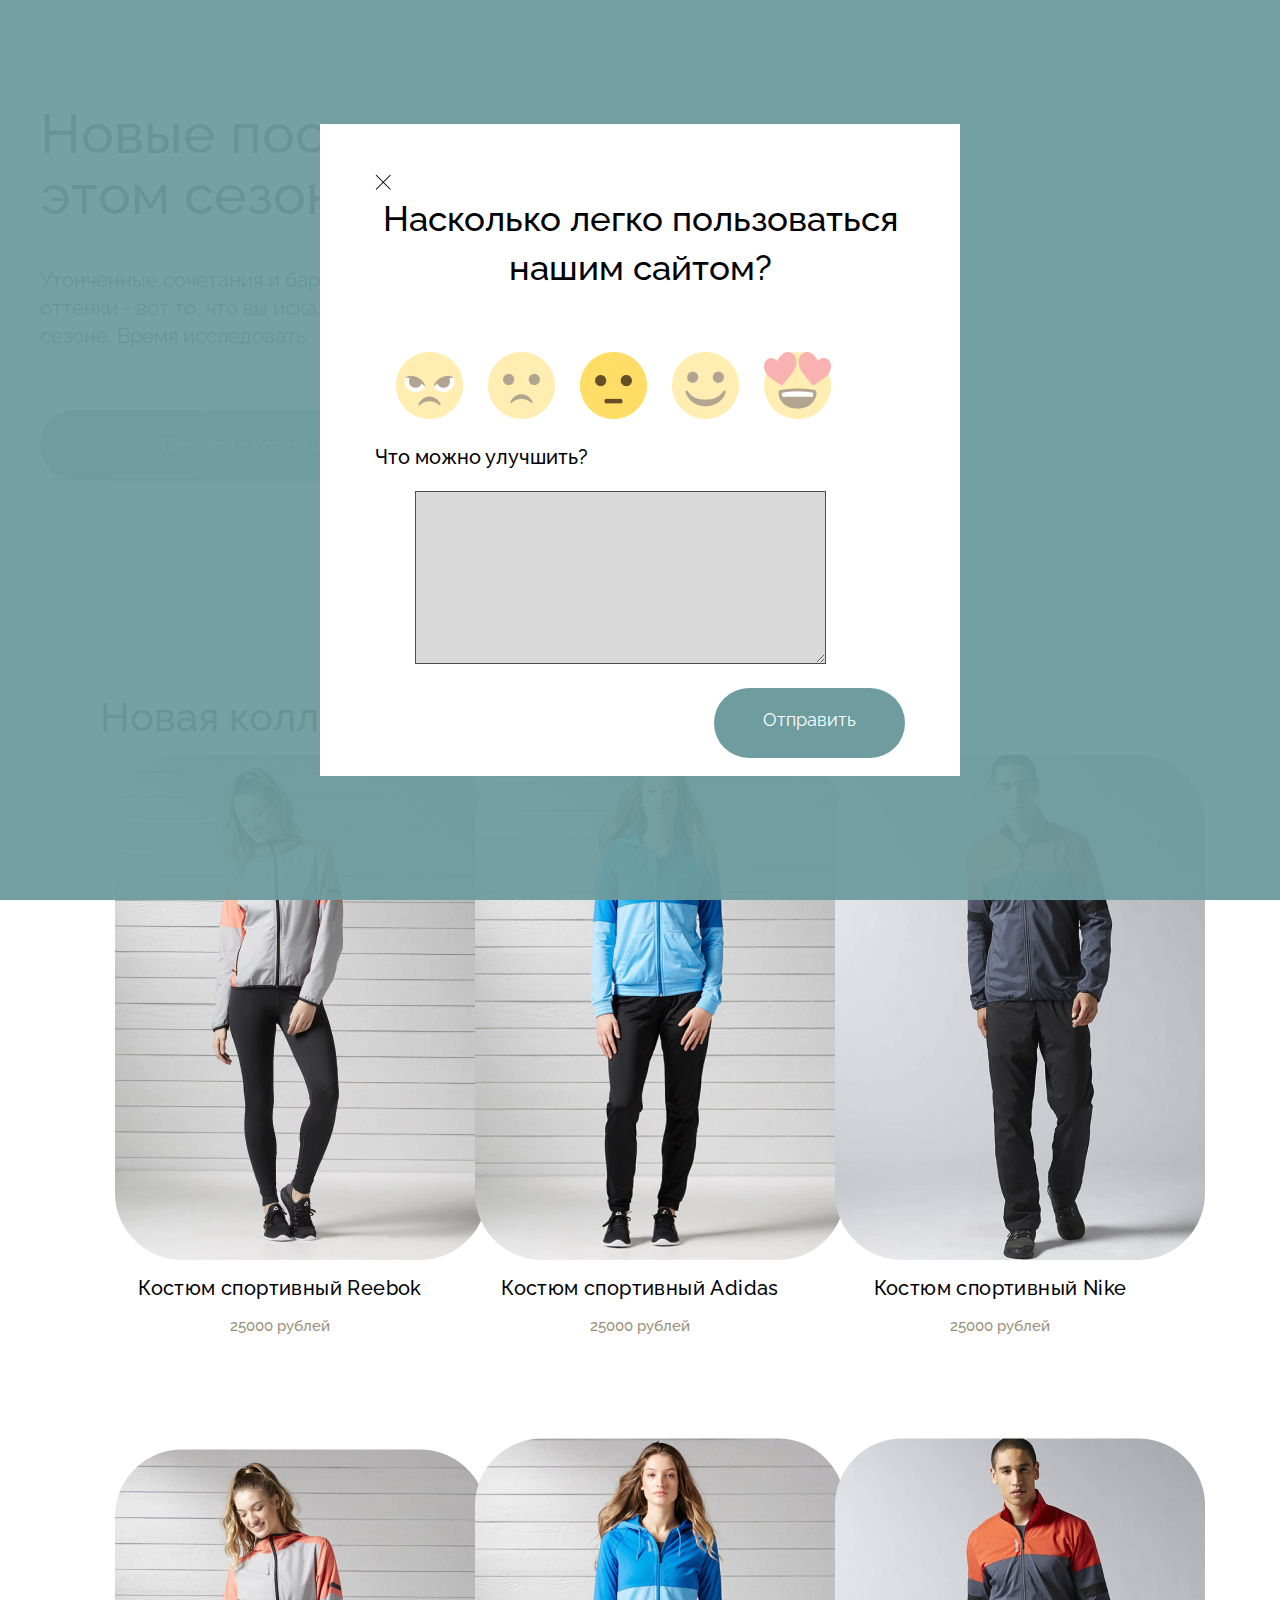
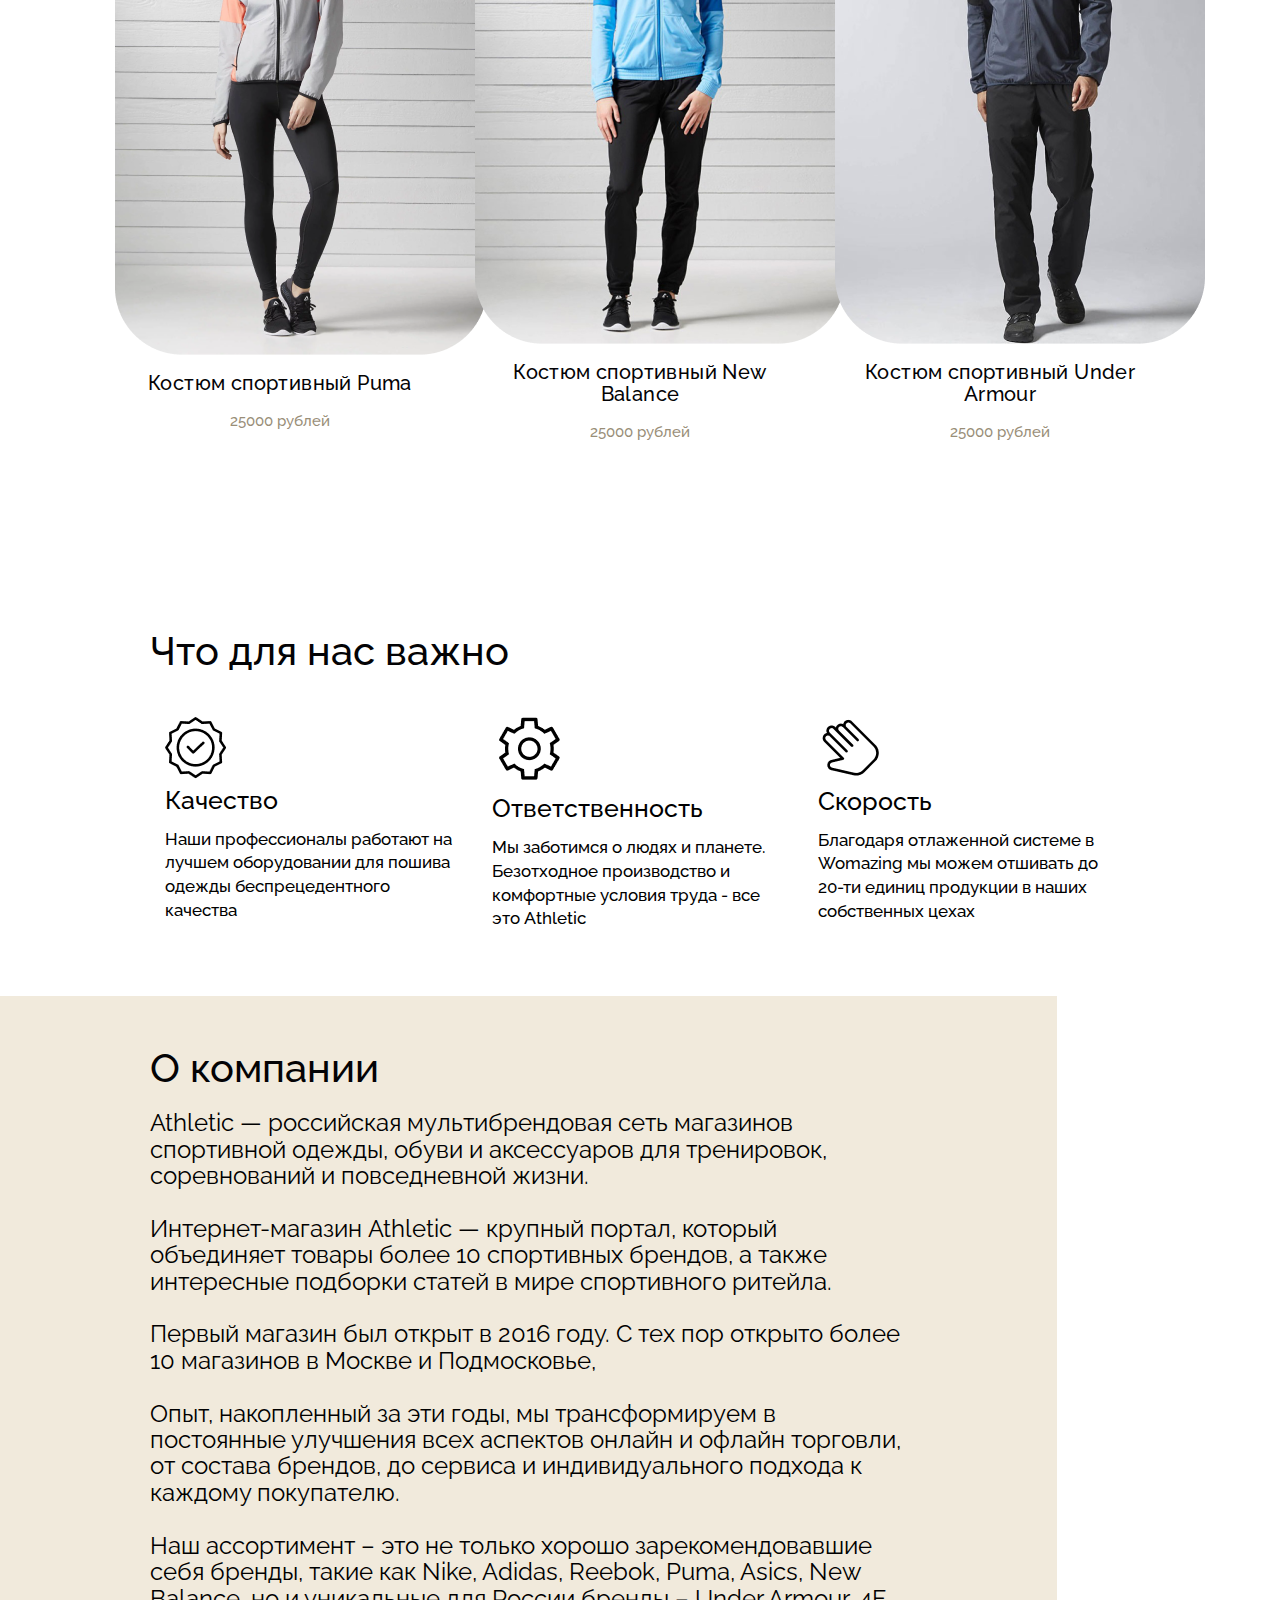
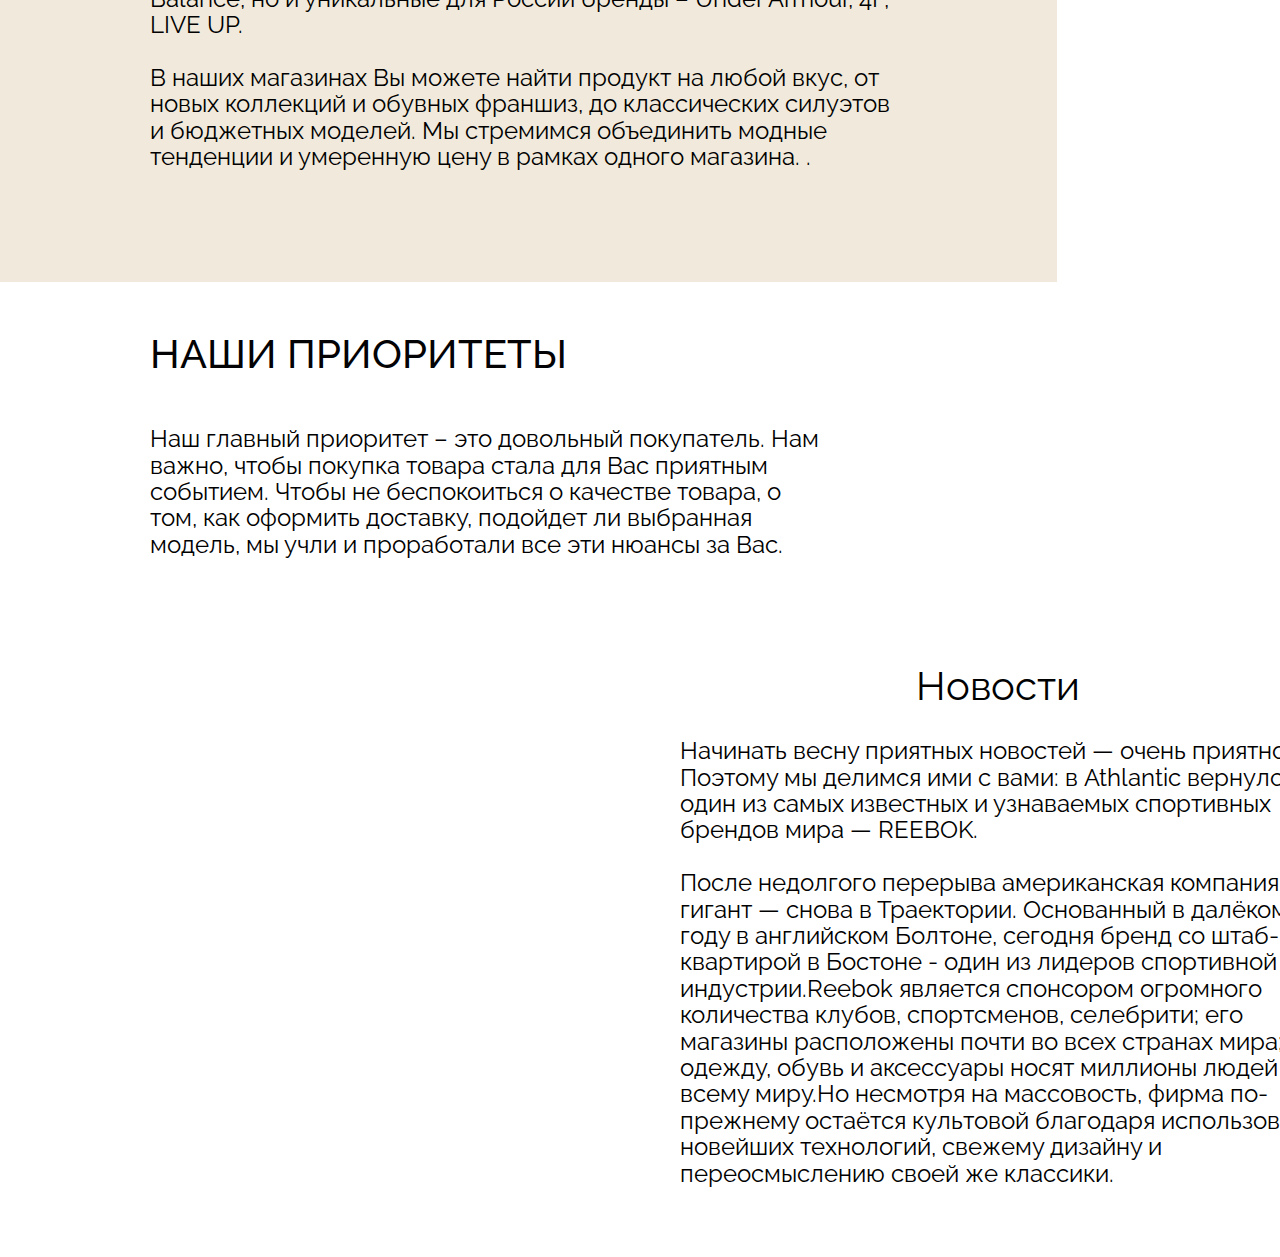
<file: emoji-3.html>
<!DOCTYPE html>
<html lang="en">
<head>
    <meta charset="UTF-8">
    <meta http-equiv="X-UA-Compatible" content="IE=edge">
    <meta name="viewport" content="width=device-width, initial-scale=1.0">
    <link rel="stylesheet" href="emoji-3.css">
    <title>Athletic</title>
</head>
<body>
    <section class="main">
        <div class="container">
            <div class="main-info">
                <h1 class="main-title">Новые поступления
                    в этом сезоне</h1>
            </div>
            <div class="main-text">
                Утонченные сочетания и бархатные оттенки - вот то, что вы искали в этом сезоне. Время исследовать.
            </div>
            <div class="main-action">
                <a class="button" id="main-action" href="#tovars" >
                    <img src="Кнопки.png" alt="">
                </a>
            </div>
        </div>
    </section>
    <section class="car" id="tovars">
        <div class="container">
            <h2 class="sub-title">Новая коллекция</h2>
            <div class="car-items">
                <div class="car-item">
                    <div class="car-item-image">
                        <img src="orig1.png" alt="">
                    </div>
                    <div class="car-item-title">Костюм спортивный Reebok</div>
                    <div class="car-item-info">
                        <div class="car-info-point">
                            <div>25000 рублей</div>
                        </div>
                    </div>
                </div>
                <div class="car-item">
                    <div class="car-item-image">
                        <img src="20171016125857_003570482_251.png" alt="">
                    </div>
                    <div class="car-item-title">Костюм спортивный Adidas</div>
                    <div class="car-item-info">
                        <div class="car-info-point">
                            <div>25000 рублей</div>
                        </div>
                    </div>
                </div>
                <div class="car-item">
                    <div class="car-item-image">
                        <img src="B3AA-AFB185A986-88-B48488A7B1-85B1AFA78687-B18CA888A9-reebok-elements-tracksuit-woven1.png" alt="">
                    </div>
                    <div class="car-item-title">Костюм спортивный Nike</div>
                    <div class="car-item-info">
                        <div class="car-info-point">
                            <div>25000 рублей</div>
                        </div>
                    </div>
                </div>
                <div class="car-item">
                    <div class="car-item-image">
                        <img src="orig2.png" alt="">
                    </div>
                    <div class="car-item-title">Костюм спортивный Puma</div>
                    <div class="car-item-info">
                        <div class="car-info-point">
                            <div>25000 рублей</div>
                        </div>
                    </div>
                </div>
                <div class="car-item">
                    <div class="car-item-image">
                        <img src="20171016125857_003570482_252.png" alt="">
                    </div>
                    <div class="car-item-title">Костюм спортивный New Balance</div>
                    <div class="car-item-info">
                        <div class="car-info-point">
                            <div>25000 рублей</div>
                        </div>
                    </div>
                </div>
                <div class="car-item">
                    <div class="car-item-image">
                        <img src="B3AA-AFB185A986-88-B48488A7B1-85B1AFA78687-B18CA888A9-reebok-elements-tracksuit-woven2.png" alt="">
                    </div>
                    <div class="car-item-title">Костюм спортивный Under Armour</div>
                    <div class="car-item-info">
                        <div class="car-info-point">
                            <div>25000 рублей</div>
                        </div>
                    </div>
                </div>
            </div>
        </div>
    </section>
    <section>
                <div class="main-text-vajno" id="vajno">
                    <h1 class="sub-title">Что для нас важно</h1>
                    <div class="main-text-vajno-items">
                        <div class="main-text-vajno-item">
                            <img src="Frame16.png" alt="">
                            <div class="vajno-title">Качество</div>
                            <div class="vajno-text">Наши профессионалы работают на лучшем оборудовании для пошива
                                одежды
                                беспрецедентного качества
                            </div>
                        </div>
                        <div class="main-text-vajno-item">
                            <img src="Frame16(1).png" alt="">
                            <div class="vajno-title">Ответственность</div>
                            <div class="vajno-text">Мы заботимся о людях и планете. Безотходное производство и
                                комфортные условия
                                труда - все это
                                Athletic
                            </div>
                        </div>
                        <div class="main-text-vajno-item">
                            <img src="Frame16(2).png" alt="">
                            <div class="vajno-title">Скорость</div>
                            <div class="vajno-text">Благодаря отлаженной системе в Womazing мы можем отшивать до
                                20-ти единиц
                                продукции в наших
                                собственных цехах</div>
                        </div>
                    </div>
                </div>
    </section>
    <section>
                <div class="main-text-compani" id="compani">
                    <div class="conteiner">
                        <h2 class="sub-title">О компании</h2>
                        <div class="compani-text">Athletic — российская мультибрендовая сеть магазинов спортивной одежды,
                            обуви и
                            аксессуаров для
                            тренировок, соревнований и повседневной жизни.<br>
                            <br>
                            Интернет-магазин Athletic — крупный портал, который объединяет товары
                            более 10
                            спортивных брендов, а
                            также интересные подборки статей в мире спортивного ритейла.<br>
                            <br>
                            Первый магазин был открыт в 2016 году. С тех пор открыто более 10
                            магазинов в Москве и
                            Подмосковье,<br>
                            <br>
                            Опыт, накопленный за эти годы, мы трансформируем в постоянные улучшения
                            всех аспектов
                            онлайн и офлайн
                            торговли, от состава брендов, до сервиса и индивидуального подхода к
                            каждому покупателю.<br>
                            <br>
                            Наш ассортимент – это не только хорошо зарекомендовавшие себя бренды,
                            такие как Nike,
                            Adidas, Reebok,
                            Puma, Asics, New Balance, но и уникальные для России бренды – Under
                            Armour, 4F, LIVE UP. <br>
                            <br>
                            В наших магазинах Вы можете найти продукт на любой вкус, от новых
                            коллекций и обувных
                            франшиз, до
                            классических силуэтов и бюджетных моделей. Мы стремимся объединить
                            модные тенденции и
                            умеренную цену в
                            рамках одного магазина.

                            .
                        </div>
                    </div>
                </div>
    </section>
    <section>
        <div class="prioritet">
            <div class="conteiner">
                    <h2 class="sub-title">НАШИ ПРИОРИТЕТЫ</h2>
                    <div class="prioritet-text">Наш главный приоритет – это довольный покупатель. Нам важно, чтобы
                        покупка товара стала
                        для Вас приятным
                        событием. Чтобы не беспокоиться о качестве товара, о том, как оформить
                        доставку,
                        подойдет ли выбранная
                        модель, мы учли и проработали все эти нюансы за Вас.
                    </div>
                </div>
            </div>
    </section>
    <section class="news">
        <div class="news-main">
            <div class="conteintr">
                    <h2 class="news-title" id="news">Новости</h2>
                    <div class="news-text">Начинать весну приятных новостей — очень приятно. Поэтому мы делимся
                        ими с вами: в
                        Athlantic вернулся
                        один из самых известных и узнаваемых спортивных брендов мира — REEBOK. <br>
                        <br>
                        После недолгого перерыва американская компания-гигант — снова в
                        Траектории. Основанный в
                        далёком 1958
                        году в английском Болтоне, сегодня бренд со штаб-квартирой в Бостоне -
                        один из лидеров
                        спортивной
                        индустрии.Reebok является спонсором огромного количества клубов,
                        спортсменов, селебрити;
                        его магазины
                        расположены почти во всех странах мира; его одежду, обувь и аксессуары
                        носят миллионы
                        людей по всему
                        миру.Но несмотря на массовость, фирма по-прежнему остаётся культовой
                        благодаря
                        использованию новейших
                        технологий, свежему дизайну и переосмыслению своей же классики.
                    </div>
                </div>
            </div>
        </section>
    </section>
    <section class="otzivi">
        <div class="element">
            <div class="container1" id="forms">
                <form>
                    <div class="emoji-options">
                        <a href="index.html">
                            <img src="Close.png" alt="">
                        </a>
                        <div class="text-output">
                            Насколько легко пользоваться
                            нашим сайтом?
                        </div>
                        <input type="radio" name="emoji" id="emoji-1">
                        <label for="emoji-1">
                            <a href="emoji-1.html">
                                <img src="1.png" alt="" class="image">
                            </a>
                        </label>
                      <input type="radio" name="emoji" id="emoji-2">
                      <label for="emoji-1">
                      <a href="emoji-2.html">
                        <img src="2.png" alt="" class="imagee">
                      </a>
                    </label>
                      <input type="radio" name="emoji" id="emoji-3">
                      <label for="emoji-1">
                      <a href="emoji-3.html">
                        <img src="3.png" alt="" class="imageee">
                      </a>
                    </label>
                      
                      <input type="radio" name="emoji" id="emoji-4">
                      <label for="emoji-1">
                      <a href="emoji-4.html">
                        <img src="4.png" alt="" class="imageeee">
                      </a>
                    </label>
                      
                      <input type="radio" name="emoji" id="emoji-5">
                      <label for="emoji-1">
                      <a href="emoji-5.html">
                        <img src="5.png" alt="" class="imageeeee">
                      </a>
                    </label>
                        <div class="text-vopros">Что можно улучшить?</div>
                        <textarea name="text" id="text" cols="50" rows="15" class="text-area"></textarea>
                        <div class="button-otz">
                            <a href="index.html" class="button">Отправить</a>
                        </div>
                    </div>
                    
                  </form>
            </div>
        </div>
    </section>
</body>
</html>
</file>
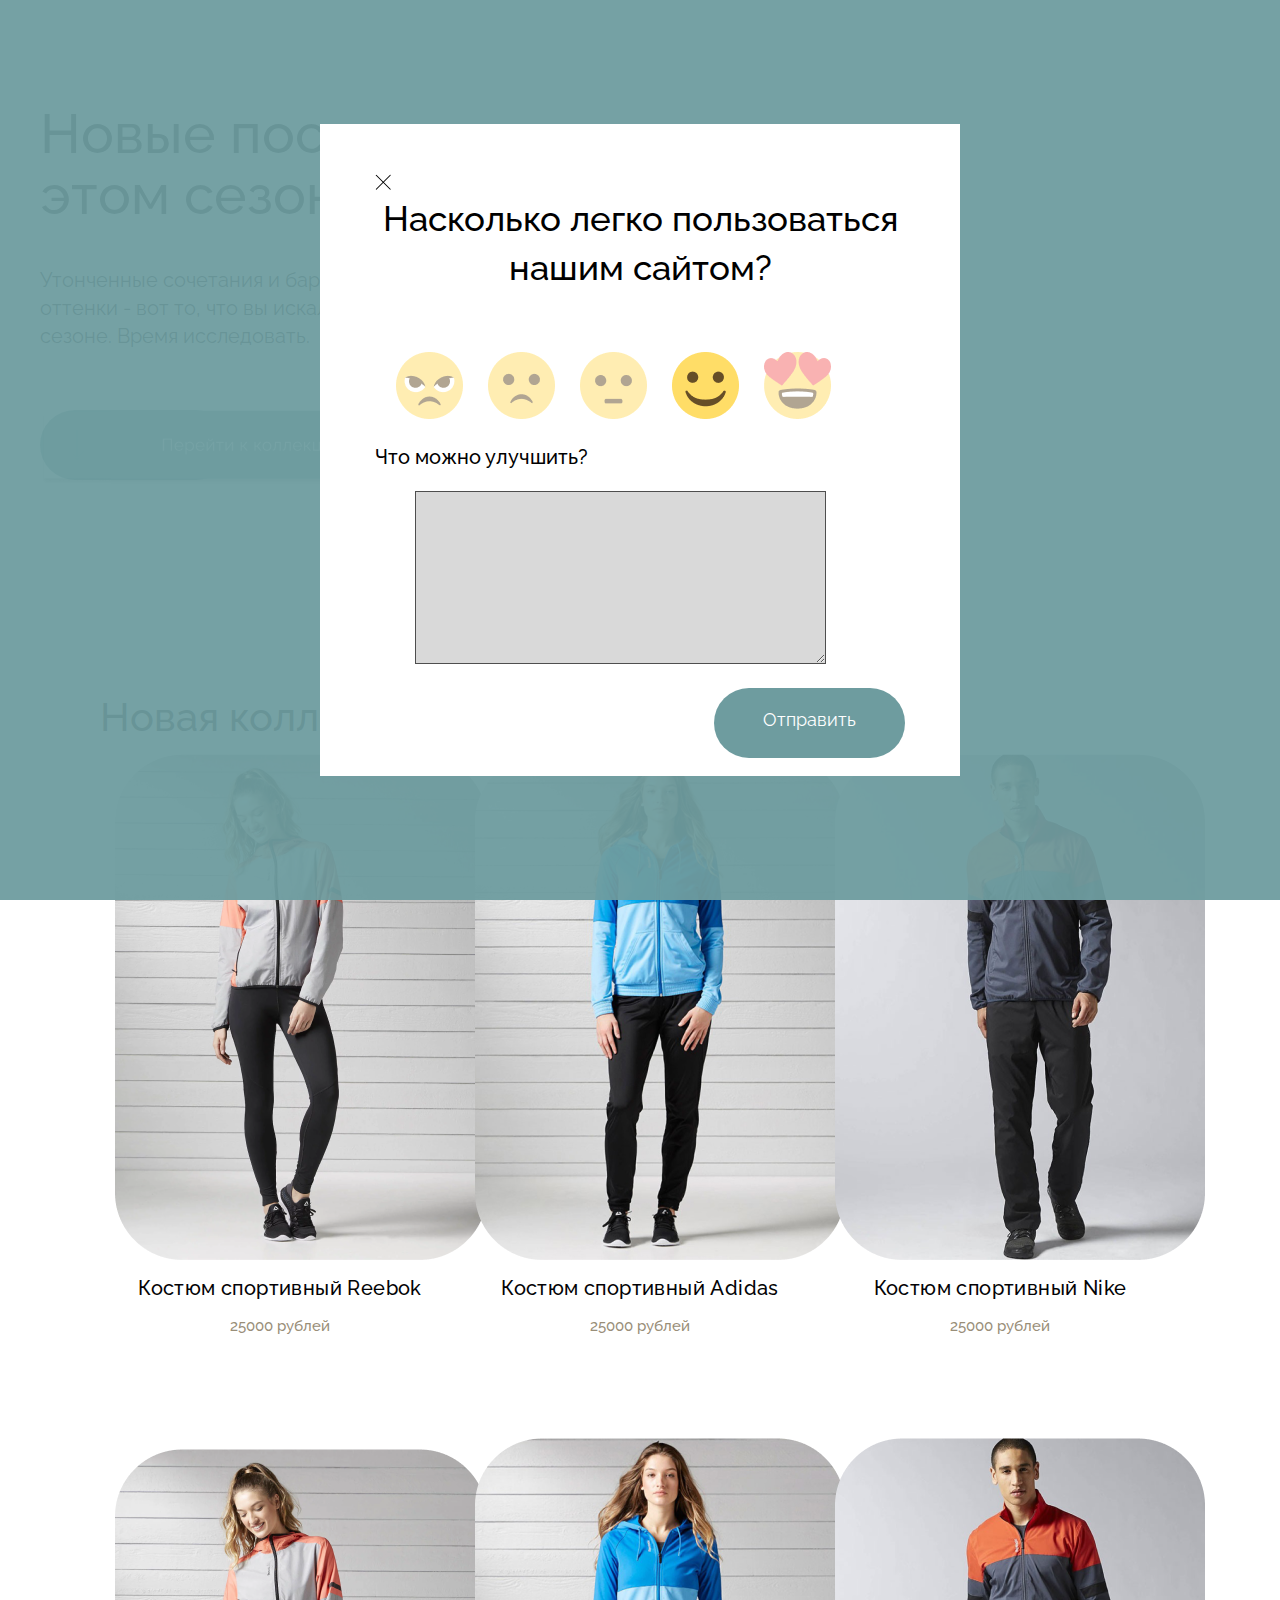
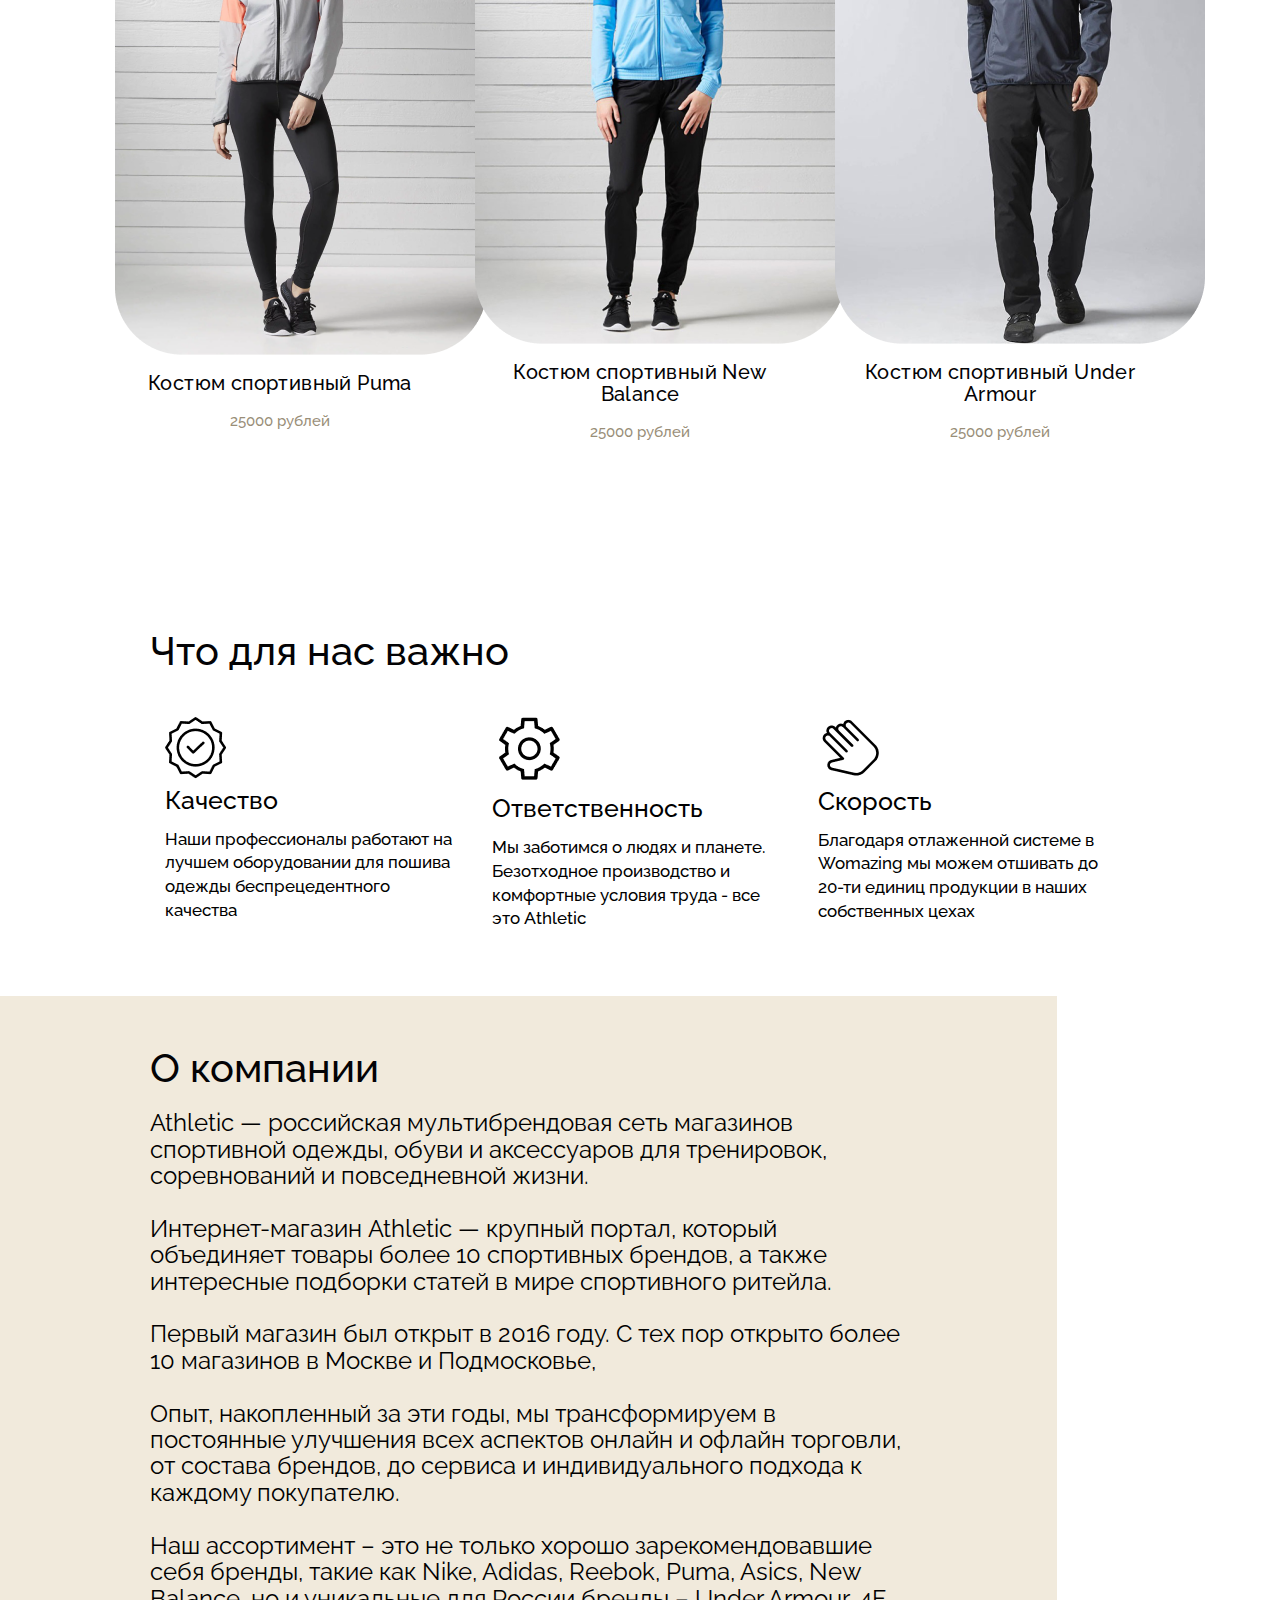
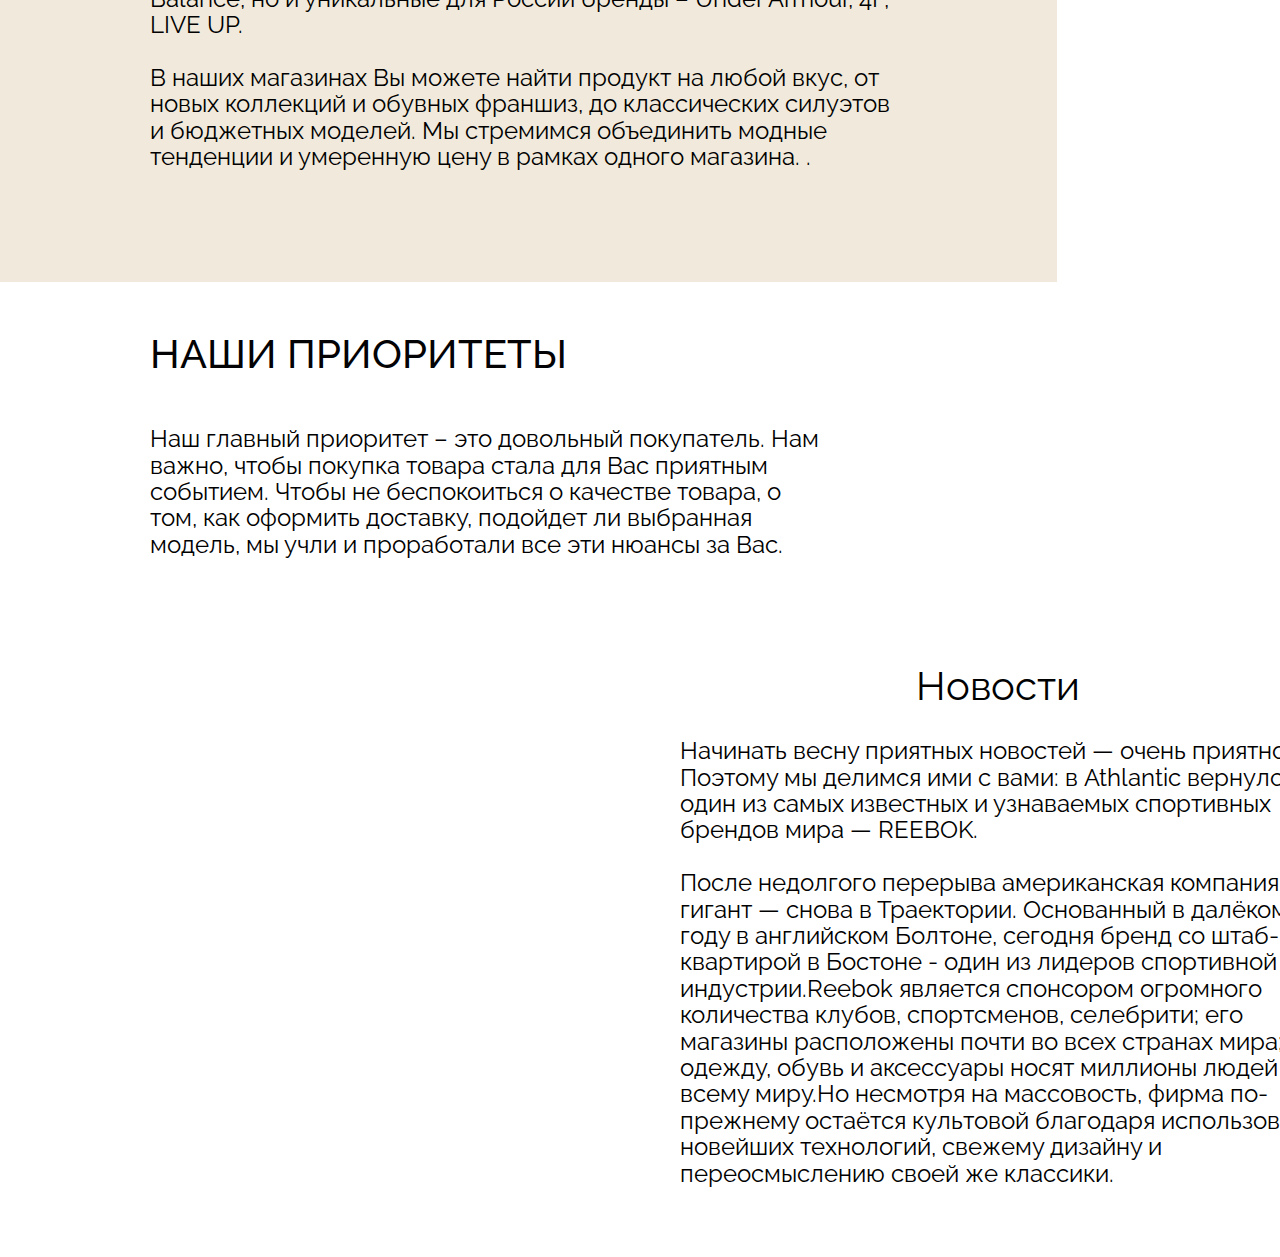
<file: emoji-4.html>
<!DOCTYPE html>
<html lang="en">
<head>
    <meta charset="UTF-8">
    <meta http-equiv="X-UA-Compatible" content="IE=edge">
    <meta name="viewport" content="width=device-width, initial-scale=1.0">
    <link rel="stylesheet" href="emoji-4.css">
    <title>Athletic</title>
</head>
<body>
    <section class="main">
        <div class="container">
            <div class="main-info">
                <h1 class="main-title">Новые поступления
                    в этом сезоне</h1>
            </div>
            <div class="main-text">
                Утонченные сочетания и бархатные оттенки - вот то, что вы искали в этом сезоне. Время исследовать.
            </div>
            <div class="main-action">
                <a class="button" id="main-action" href="#tovars" >
                    <img src="Кнопки.png" alt="">
                </a>
            </div>
        </div>
    </section>
    <section class="car" id="tovars">
        <div class="container">
            <h2 class="sub-title">Новая коллекция</h2>
            <div class="car-items">
                <div class="car-item">
                    <div class="car-item-image">
                        <img src="orig1.png" alt="">
                    </div>
                    <div class="car-item-title">Костюм спортивный Reebok</div>
                    <div class="car-item-info">
                        <div class="car-info-point">
                            <div>25000 рублей</div>
                        </div>
                    </div>
                </div>
                <div class="car-item">
                    <div class="car-item-image">
                        <img src="20171016125857_003570482_251.png" alt="">
                    </div>
                    <div class="car-item-title">Костюм спортивный Adidas</div>
                    <div class="car-item-info">
                        <div class="car-info-point">
                            <div>25000 рублей</div>
                        </div>
                    </div>
                </div>
                <div class="car-item">
                    <div class="car-item-image">
                        <img src="B3AA-AFB185A986-88-B48488A7B1-85B1AFA78687-B18CA888A9-reebok-elements-tracksuit-woven1.png" alt="">
                    </div>
                    <div class="car-item-title">Костюм спортивный Nike</div>
                    <div class="car-item-info">
                        <div class="car-info-point">
                            <div>25000 рублей</div>
                        </div>
                    </div>
                </div>
                <div class="car-item">
                    <div class="car-item-image">
                        <img src="orig2.png" alt="">
                    </div>
                    <div class="car-item-title">Костюм спортивный Puma</div>
                    <div class="car-item-info">
                        <div class="car-info-point">
                            <div>25000 рублей</div>
                        </div>
                    </div>
                </div>
                <div class="car-item">
                    <div class="car-item-image">
                        <img src="20171016125857_003570482_252.png" alt="">
                    </div>
                    <div class="car-item-title">Костюм спортивный New Balance</div>
                    <div class="car-item-info">
                        <div class="car-info-point">
                            <div>25000 рублей</div>
                        </div>
                    </div>
                </div>
                <div class="car-item">
                    <div class="car-item-image">
                        <img src="B3AA-AFB185A986-88-B48488A7B1-85B1AFA78687-B18CA888A9-reebok-elements-tracksuit-woven2.png" alt="">
                    </div>
                    <div class="car-item-title">Костюм спортивный Under Armour</div>
                    <div class="car-item-info">
                        <div class="car-info-point">
                            <div>25000 рублей</div>
                        </div>
                    </div>
                </div>
            </div>
        </div>
    </section>
    <section>
                <div class="main-text-vajno" id="vajno">
                    <h1 class="sub-title">Что для нас важно</h1>
                    <div class="main-text-vajno-items">
                        <div class="main-text-vajno-item">
                            <img src="Frame16.png" alt="">
                            <div class="vajno-title">Качество</div>
                            <div class="vajno-text">Наши профессионалы работают на лучшем оборудовании для пошива
                                одежды
                                беспрецедентного качества
                            </div>
                        </div>
                        <div class="main-text-vajno-item">
                            <img src="Frame16(1).png" alt="">
                            <div class="vajno-title">Ответственность</div>
                            <div class="vajno-text">Мы заботимся о людях и планете. Безотходное производство и
                                комфортные условия
                                труда - все это
                                Athletic
                            </div>
                        </div>
                        <div class="main-text-vajno-item">
                            <img src="Frame16(2).png" alt="">
                            <div class="vajno-title">Скорость</div>
                            <div class="vajno-text">Благодаря отлаженной системе в Womazing мы можем отшивать до
                                20-ти единиц
                                продукции в наших
                                собственных цехах</div>
                        </div>
                    </div>
                </div>
    </section>
    <section>
                <div class="main-text-compani" id="compani">
                    <div class="conteiner">
                        <h2 class="sub-title">О компании</h2>
                        <div class="compani-text">Athletic — российская мультибрендовая сеть магазинов спортивной одежды,
                            обуви и
                            аксессуаров для
                            тренировок, соревнований и повседневной жизни.<br>
                            <br>
                            Интернет-магазин Athletic — крупный портал, который объединяет товары
                            более 10
                            спортивных брендов, а
                            также интересные подборки статей в мире спортивного ритейла.<br>
                            <br>
                            Первый магазин был открыт в 2016 году. С тех пор открыто более 10
                            магазинов в Москве и
                            Подмосковье,<br>
                            <br>
                            Опыт, накопленный за эти годы, мы трансформируем в постоянные улучшения
                            всех аспектов
                            онлайн и офлайн
                            торговли, от состава брендов, до сервиса и индивидуального подхода к
                            каждому покупателю.<br>
                            <br>
                            Наш ассортимент – это не только хорошо зарекомендовавшие себя бренды,
                            такие как Nike,
                            Adidas, Reebok,
                            Puma, Asics, New Balance, но и уникальные для России бренды – Under
                            Armour, 4F, LIVE UP. <br>
                            <br>
                            В наших магазинах Вы можете найти продукт на любой вкус, от новых
                            коллекций и обувных
                            франшиз, до
                            классических силуэтов и бюджетных моделей. Мы стремимся объединить
                            модные тенденции и
                            умеренную цену в
                            рамках одного магазина.

                            .
                        </div>
                    </div>
                </div>
    </section>
    <section>
        <div class="prioritet">
            <div class="conteiner">
                    <h2 class="sub-title">НАШИ ПРИОРИТЕТЫ</h2>
                    <div class="prioritet-text">Наш главный приоритет – это довольный покупатель. Нам важно, чтобы
                        покупка товара стала
                        для Вас приятным
                        событием. Чтобы не беспокоиться о качестве товара, о том, как оформить
                        доставку,
                        подойдет ли выбранная
                        модель, мы учли и проработали все эти нюансы за Вас.
                    </div>
                </div>
            </div>
    </section>
    <section class="news">
        <div class="news-main">
            <div class="conteintr">
                    <h2 class="news-title" id="news">Новости</h2>
                    <div class="news-text">Начинать весну приятных новостей — очень приятно. Поэтому мы делимся
                        ими с вами: в
                        Athlantic вернулся
                        один из самых известных и узнаваемых спортивных брендов мира — REEBOK. <br>
                        <br>
                        После недолгого перерыва американская компания-гигант — снова в
                        Траектории. Основанный в
                        далёком 1958
                        году в английском Болтоне, сегодня бренд со штаб-квартирой в Бостоне -
                        один из лидеров
                        спортивной
                        индустрии.Reebok является спонсором огромного количества клубов,
                        спортсменов, селебрити;
                        его магазины
                        расположены почти во всех странах мира; его одежду, обувь и аксессуары
                        носят миллионы
                        людей по всему
                        миру.Но несмотря на массовость, фирма по-прежнему остаётся культовой
                        благодаря
                        использованию новейших
                        технологий, свежему дизайну и переосмыслению своей же классики.
                    </div>
                </div>
            </div>
        </section>
    </section>
    <section class="otzivi">
        <div class="element">
            <div class="container1" id="forms">
                <form>
                    <div class="emoji-options">
                        <a href="index.html">
                            <img src="Close.png" alt="">
                        </a>
                        <div class="text-output">
                            Насколько легко пользоваться
                            нашим сайтом?
                        </div>
                        <input type="radio" name="emoji" id="emoji-1">
                        <label for="emoji-1">
                            <a href="emoji-1.html">
                                <img src="1.png" alt="" class="image">
                            </a>
                        </label>
                      <input type="radio" name="emoji" id="emoji-2">
                      <label for="emoji-1">
                      <a href="emoji-2.html">
                        <img src="2.png" alt="" class="imagee">
                      </a>
                    </label>
                      <input type="radio" name="emoji" id="emoji-3">
                      <label for="emoji-1">
                      <a href="emoji-3.html">
                        <img src="3.png" alt="" class="imageee">
                      </a>
                    </label>
                      
                      <input type="radio" name="emoji" id="emoji-4">
                      <label for="emoji-1">
                      <a href="emoji-4.html">
                        <img src="4.png" alt="" class="imageeee">
                      </a>
                    </label>
                      
                      <input type="radio" name="emoji" id="emoji-5">
                      <label for="emoji-1">
                      <a href="emoji-5.html">
                        <img src="5.png" alt="" class="imageeeee">
                      </a>
                    </label>
                        <div class="text-vopros">Что можно улучшить?</div>
                        <textarea name="text" id="text" cols="50" rows="15" class="text-area"></textarea>
                        <div class="button-otz">
                            <a href="index.html" class="button">Отправить</a>
                        </div>
                    </div>
                    
                  </form>
            </div>
        </div>
    </section>
</body>
</html>
</file>
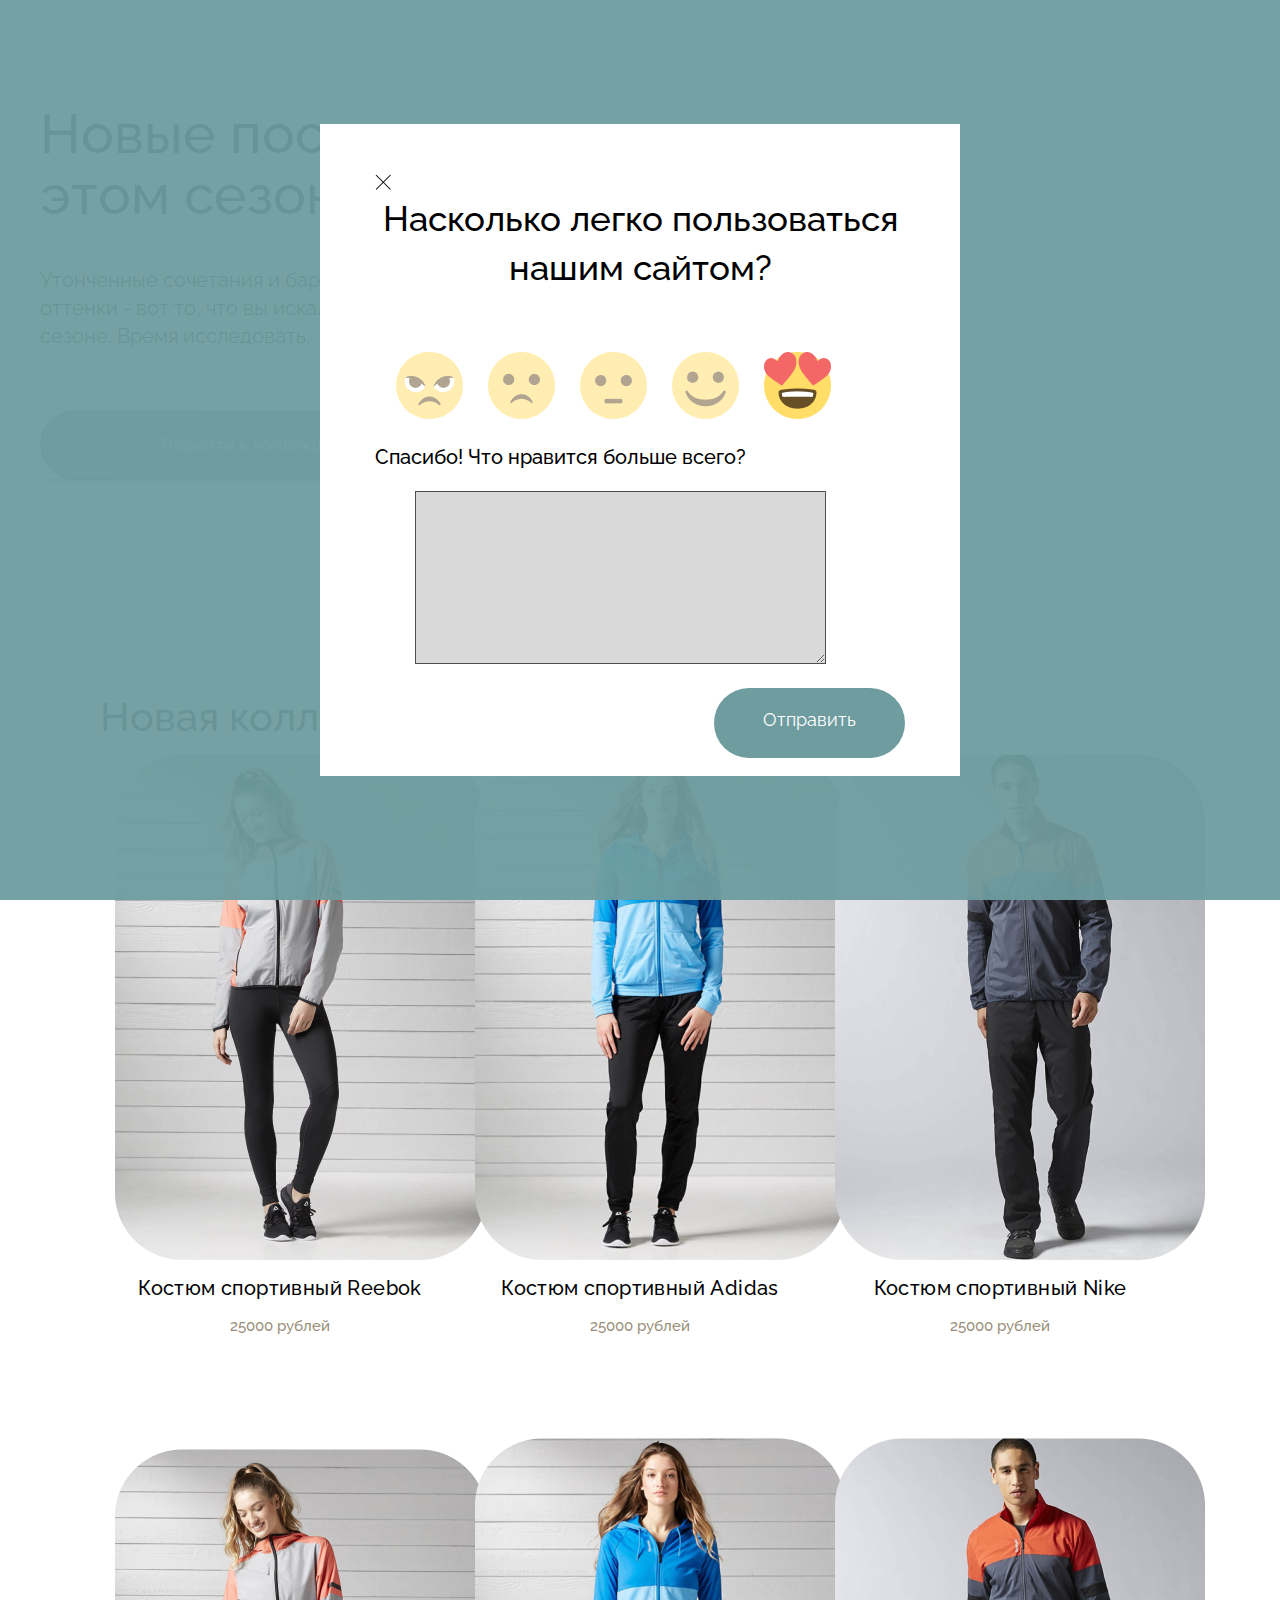
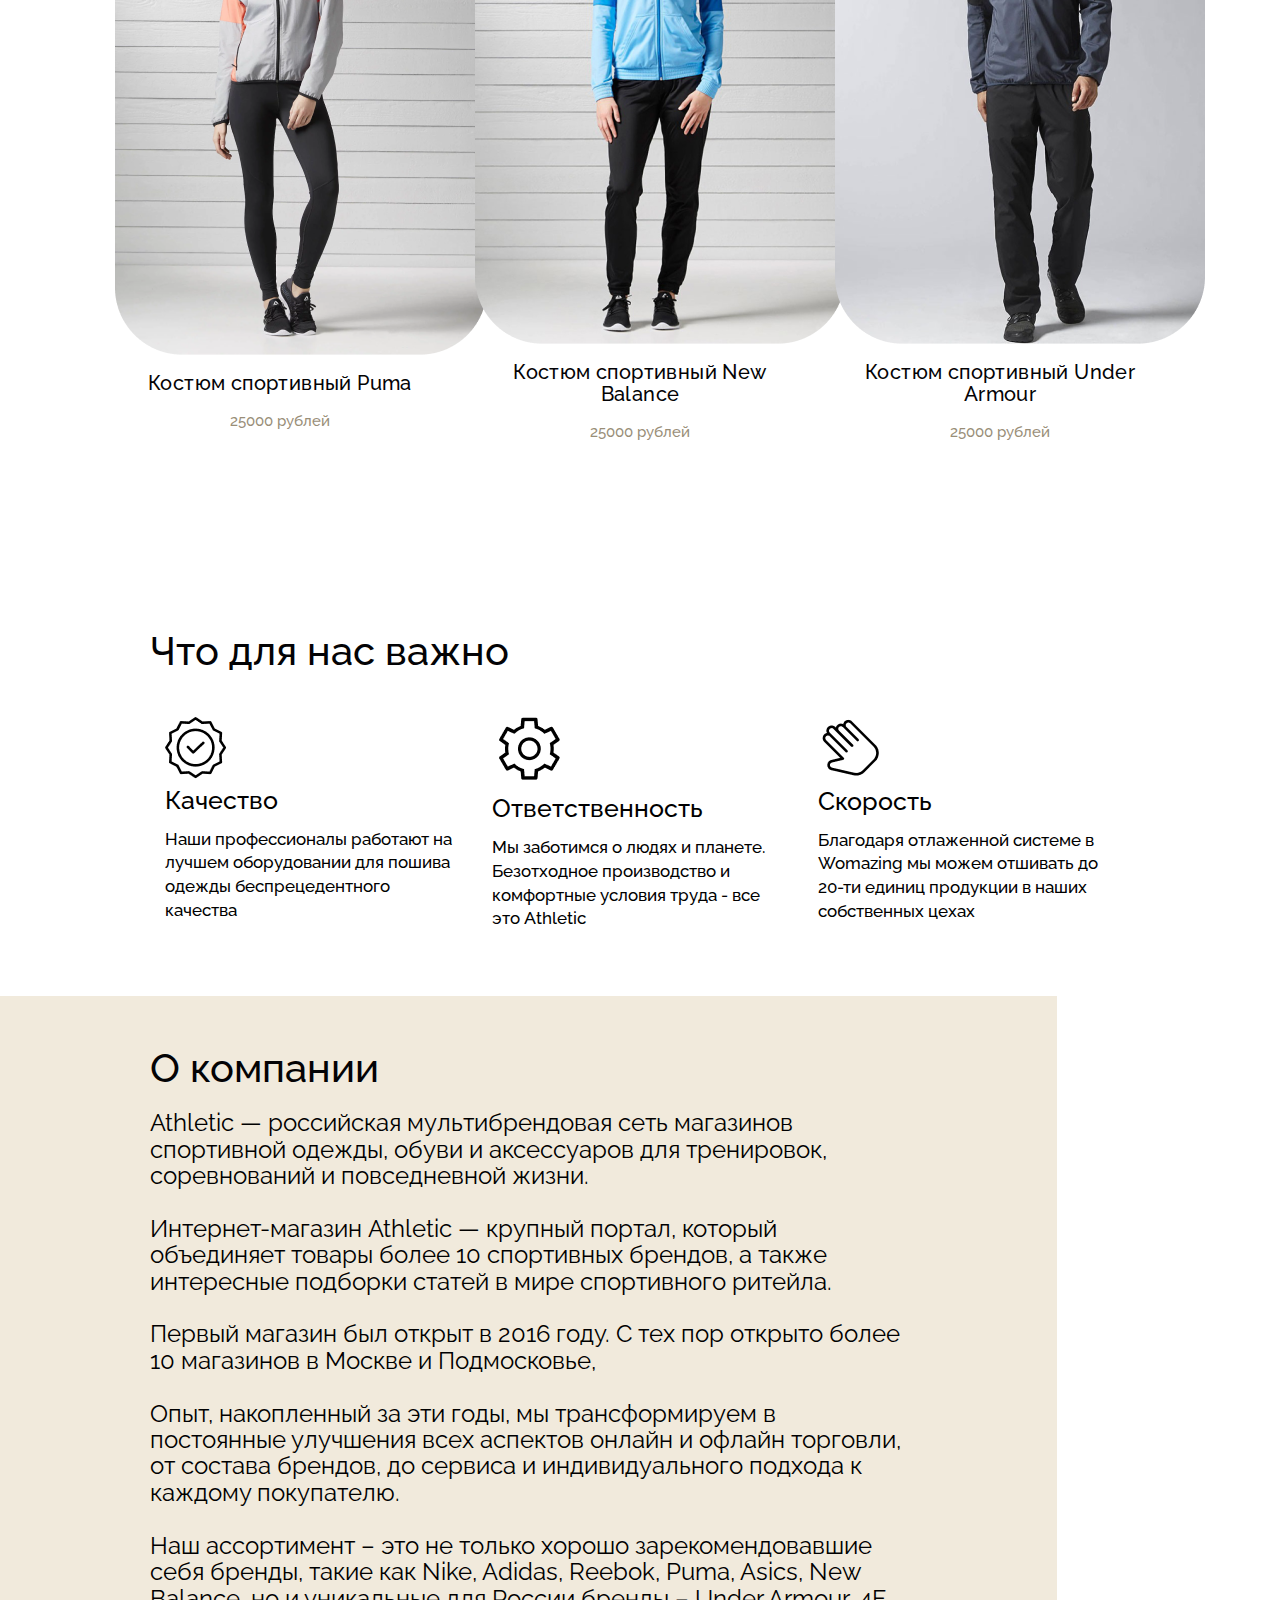
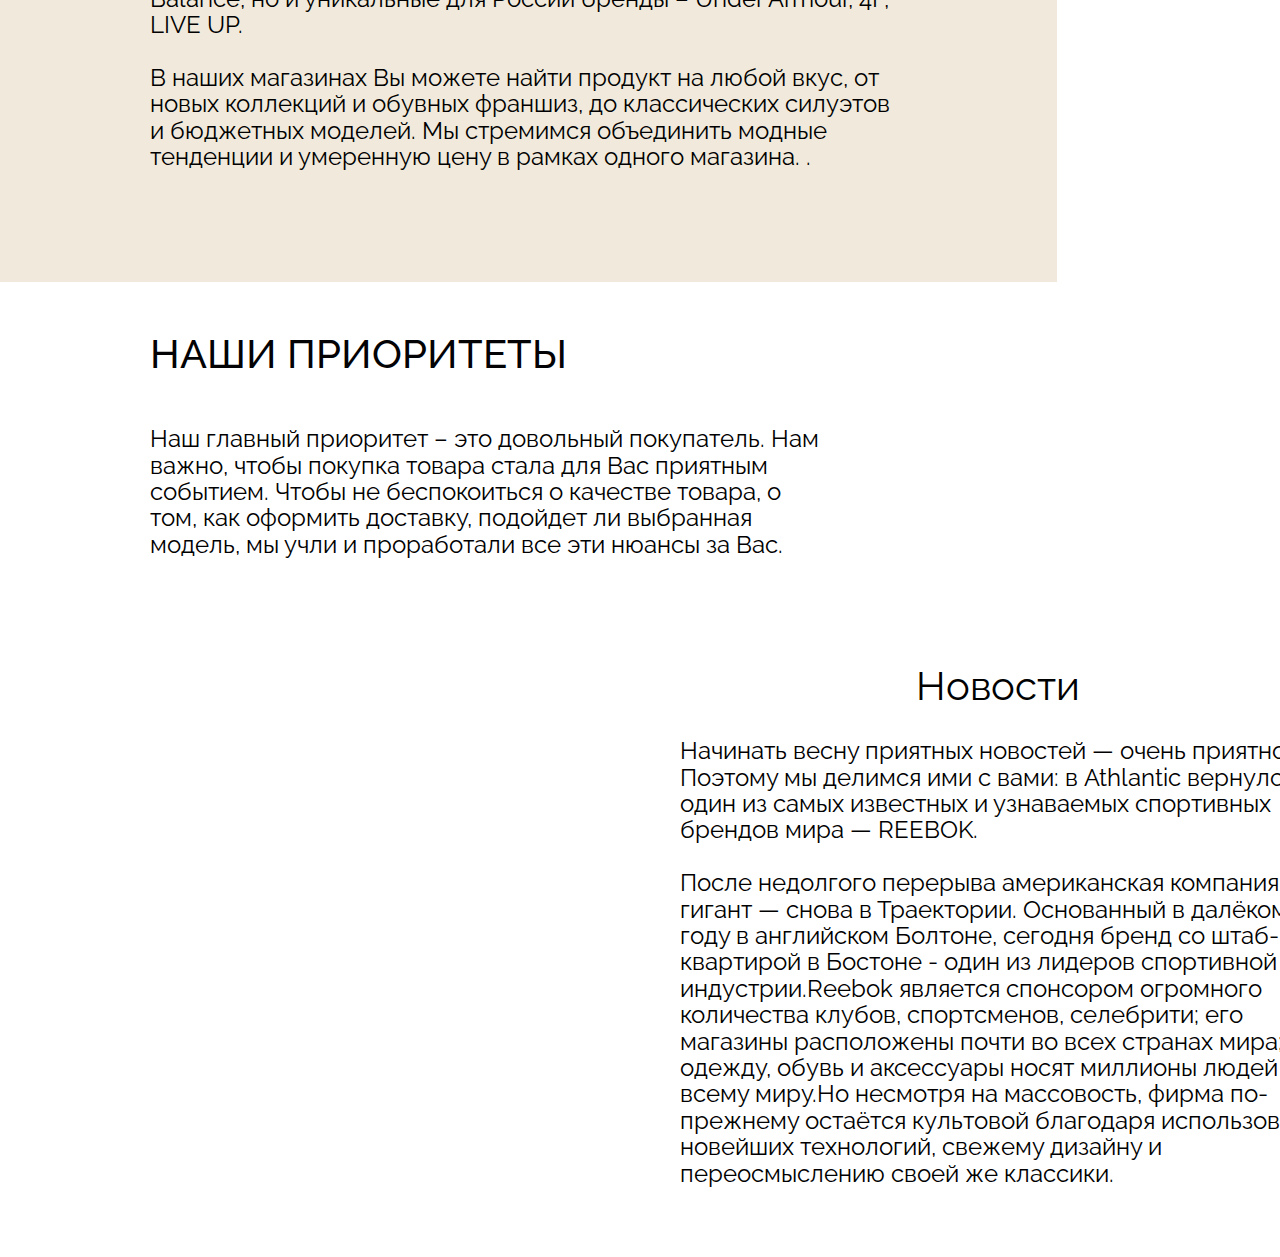
<file: emoji-5.html>
<!DOCTYPE html>
<html lang="en">
<head>
    <meta charset="UTF-8">
    <meta http-equiv="X-UA-Compatible" content="IE=edge">
    <meta name="viewport" content="width=device-width, initial-scale=1.0">
    <link rel="stylesheet" href="emoji-5.css">
    <title>Athletic</title>
</head>
<body>
    <section class="main">
        <div class="container">
            <div class="main-info">
                <h1 class="main-title">Новые поступления
                    в этом сезоне</h1>
            </div>
            <div class="main-text">
                Утонченные сочетания и бархатные оттенки - вот то, что вы искали в этом сезоне. Время исследовать.
            </div>
            <div class="main-action">
                <a class="button" id="main-action" href="#tovars" >
                    <img src="Кнопки.png" alt="">
                </a>
            </div>
        </div>
    </section>
    <section class="car" id="tovars">
        <div class="container">
            <h2 class="sub-title">Новая коллекция</h2>
            <div class="car-items">
                <div class="car-item">
                    <div class="car-item-image">
                        <img src="orig1.png" alt="">
                    </div>
                    <div class="car-item-title">Костюм спортивный Reebok</div>
                    <div class="car-item-info">
                        <div class="car-info-point">
                            <div>25000 рублей</div>
                        </div>
                    </div>
                </div>
                <div class="car-item">
                    <div class="car-item-image">
                        <img src="20171016125857_003570482_251.png" alt="">
                    </div>
                    <div class="car-item-title">Костюм спортивный Adidas</div>
                    <div class="car-item-info">
                        <div class="car-info-point">
                            <div>25000 рублей</div>
                        </div>
                    </div>
                </div>
                <div class="car-item">
                    <div class="car-item-image">
                        <img src="B3AA-AFB185A986-88-B48488A7B1-85B1AFA78687-B18CA888A9-reebok-elements-tracksuit-woven1.png" alt="">
                    </div>
                    <div class="car-item-title">Костюм спортивный Nike</div>
                    <div class="car-item-info">
                        <div class="car-info-point">
                            <div>25000 рублей</div>
                        </div>
                    </div>
                </div>
                <div class="car-item">
                    <div class="car-item-image">
                        <img src="orig2.png" alt="">
                    </div>
                    <div class="car-item-title">Костюм спортивный Puma</div>
                    <div class="car-item-info">
                        <div class="car-info-point">
                            <div>25000 рублей</div>
                        </div>
                    </div>
                </div>
                <div class="car-item">
                    <div class="car-item-image">
                        <img src="20171016125857_003570482_252.png" alt="">
                    </div>
                    <div class="car-item-title">Костюм спортивный New Balance</div>
                    <div class="car-item-info">
                        <div class="car-info-point">
                            <div>25000 рублей</div>
                        </div>
                    </div>
                </div>
                <div class="car-item">
                    <div class="car-item-image">
                        <img src="B3AA-AFB185A986-88-B48488A7B1-85B1AFA78687-B18CA888A9-reebok-elements-tracksuit-woven2.png" alt="">
                    </div>
                    <div class="car-item-title">Костюм спортивный Under Armour</div>
                    <div class="car-item-info">
                        <div class="car-info-point">
                            <div>25000 рублей</div>
                        </div>
                    </div>
                </div>
            </div>
        </div>
    </section>
    <section>
                <div class="main-text-vajno" id="vajno">
                    <h1 class="sub-title">Что для нас важно</h1>
                    <div class="main-text-vajno-items">
                        <div class="main-text-vajno-item">
                            <img src="Frame16.png" alt="">
                            <div class="vajno-title">Качество</div>
                            <div class="vajno-text">Наши профессионалы работают на лучшем оборудовании для пошива
                                одежды
                                беспрецедентного качества
                            </div>
                        </div>
                        <div class="main-text-vajno-item">
                            <img src="Frame16(1).png" alt="">
                            <div class="vajno-title">Ответственность</div>
                            <div class="vajno-text">Мы заботимся о людях и планете. Безотходное производство и
                                комфортные условия
                                труда - все это
                                Athletic
                            </div>
                        </div>
                        <div class="main-text-vajno-item">
                            <img src="Frame16(2).png" alt="">
                            <div class="vajno-title">Скорость</div>
                            <div class="vajno-text">Благодаря отлаженной системе в Womazing мы можем отшивать до
                                20-ти единиц
                                продукции в наших
                                собственных цехах</div>
                        </div>
                    </div>
                </div>
    </section>
    <section>
                <div class="main-text-compani" id="compani">
                    <div class="conteiner">
                        <h2 class="sub-title">О компании</h2>
                        <div class="compani-text">Athletic — российская мультибрендовая сеть магазинов спортивной одежды,
                            обуви и
                            аксессуаров для
                            тренировок, соревнований и повседневной жизни.<br>
                            <br>
                            Интернет-магазин Athletic — крупный портал, который объединяет товары
                            более 10
                            спортивных брендов, а
                            также интересные подборки статей в мире спортивного ритейла.<br>
                            <br>
                            Первый магазин был открыт в 2016 году. С тех пор открыто более 10
                            магазинов в Москве и
                            Подмосковье,<br>
                            <br>
                            Опыт, накопленный за эти годы, мы трансформируем в постоянные улучшения
                            всех аспектов
                            онлайн и офлайн
                            торговли, от состава брендов, до сервиса и индивидуального подхода к
                            каждому покупателю.<br>
                            <br>
                            Наш ассортимент – это не только хорошо зарекомендовавшие себя бренды,
                            такие как Nike,
                            Adidas, Reebok,
                            Puma, Asics, New Balance, но и уникальные для России бренды – Under
                            Armour, 4F, LIVE UP. <br>
                            <br>
                            В наших магазинах Вы можете найти продукт на любой вкус, от новых
                            коллекций и обувных
                            франшиз, до
                            классических силуэтов и бюджетных моделей. Мы стремимся объединить
                            модные тенденции и
                            умеренную цену в
                            рамках одного магазина.

                            .
                        </div>
                    </div>
                </div>
    </section>
    <section>
        <div class="prioritet">
            <div class="conteiner">
                    <h2 class="sub-title">НАШИ ПРИОРИТЕТЫ</h2>
                    <div class="prioritet-text">Наш главный приоритет – это довольный покупатель. Нам важно, чтобы
                        покупка товара стала
                        для Вас приятным
                        событием. Чтобы не беспокоиться о качестве товара, о том, как оформить
                        доставку,
                        подойдет ли выбранная
                        модель, мы учли и проработали все эти нюансы за Вас.
                    </div>
                </div>
            </div>
    </section>
    <section class="news">
        <div class="news-main">
            <div class="conteintr">
                    <h2 class="news-title" id="news">Новости</h2>
                    <div class="news-text">Начинать весну приятных новостей — очень приятно. Поэтому мы делимся
                        ими с вами: в
                        Athlantic вернулся
                        один из самых известных и узнаваемых спортивных брендов мира — REEBOK. <br>
                        <br>
                        После недолгого перерыва американская компания-гигант — снова в
                        Траектории. Основанный в
                        далёком 1958
                        году в английском Болтоне, сегодня бренд со штаб-квартирой в Бостоне -
                        один из лидеров
                        спортивной
                        индустрии.Reebok является спонсором огромного количества клубов,
                        спортсменов, селебрити;
                        его магазины
                        расположены почти во всех странах мира; его одежду, обувь и аксессуары
                        носят миллионы
                        людей по всему
                        миру.Но несмотря на массовость, фирма по-прежнему остаётся культовой
                        благодаря
                        использованию новейших
                        технологий, свежему дизайну и переосмыслению своей же классики.
                    </div>
                </div>
            </div>
        </section>
    </section>
    <section class="otzivi">
        <div class="element">
            <div class="container1" id="forms">
                <form>
                    <div class="emoji-options">
                        <a href="index.html">
                            <img src="Close.png" alt="">
                        </a>
                        <div class="text-output">
                            Насколько легко пользоваться
                            нашим сайтом?
                        </div>
                        <input type="radio" name="emoji" id="emoji-1">
                        <label for="emoji-1">
                            <a href="emoji-1.html">
                                <img src="1.png" alt="" class="image">
                            </a>
                        </label>
                      <input type="radio" name="emoji" id="emoji-2">
                      <label for="emoji-1">
                      <a href="emoji-2.html">
                        <img src="2.png" alt="" class="imagee">
                      </a>
                    </label>
                      <input type="radio" name="emoji" id="emoji-3">
                      <label for="emoji-1">
                      <a href="emoji-3.html">
                        <img src="3.png" alt="" class="imageee">
                      </a>
                    </label>
                      
                      <input type="radio" name="emoji" id="emoji-4">
                      <label for="emoji-1">
                      <a href="emoji-4.html">
                        <img src="4.png" alt="" class="imageeee">
                      </a>
                    </label>
                      
                      <input type="radio" name="emoji" id="emoji-5">
                      <label for="emoji-1">
                      <a href="emoji-5.html">
                        <img src="5.png" alt="" class="imageeeee">
                      </a>
                    </label>
                        <div class="text-vopros">Спасибо! Что нравится больше всего?</div>
                        <textarea name="text" id="text" cols="50" rows="15" class="text-area"></textarea>
                        <div class="button-otz">
                            <a href="index.html" class="button">Отправить</a>
                        </div>
                    </div>
                        
                    </div>
                  </form>
            </div>
        </div>
    </section>
</body>
</html>
</file>
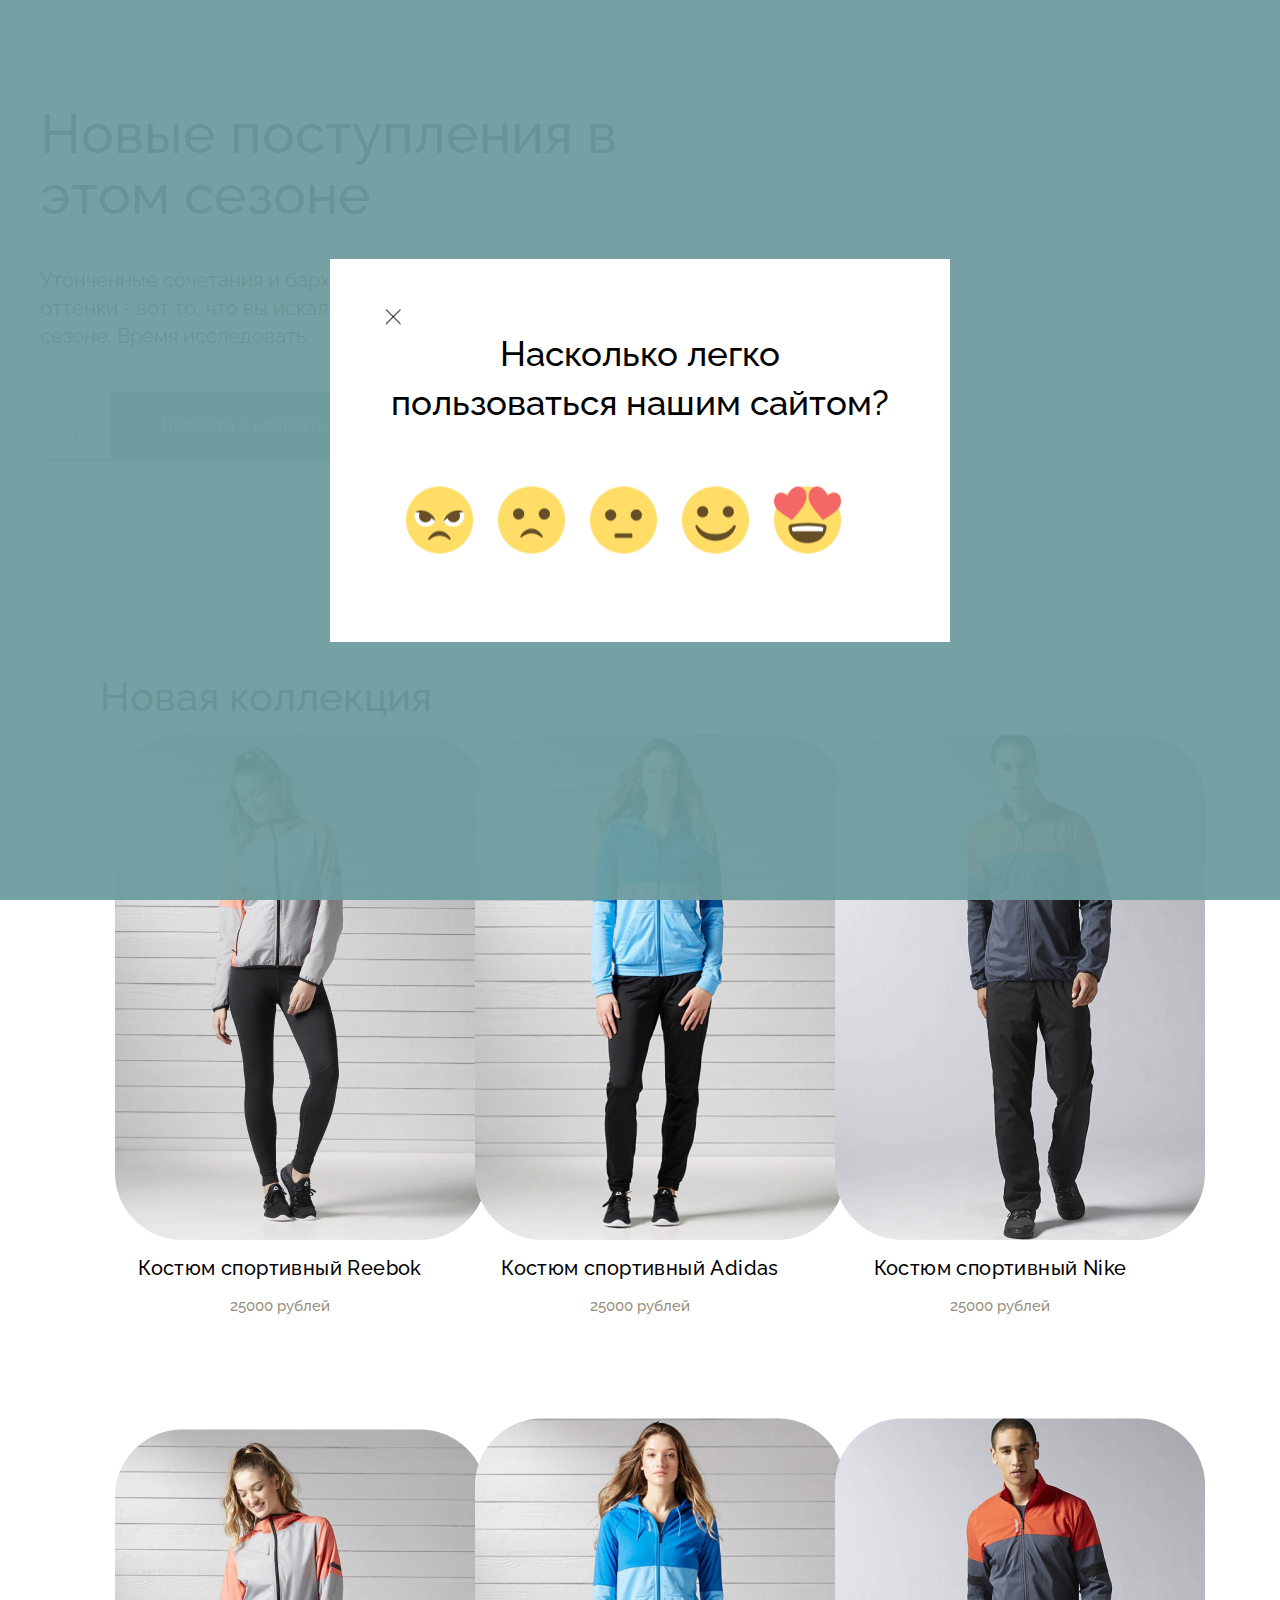
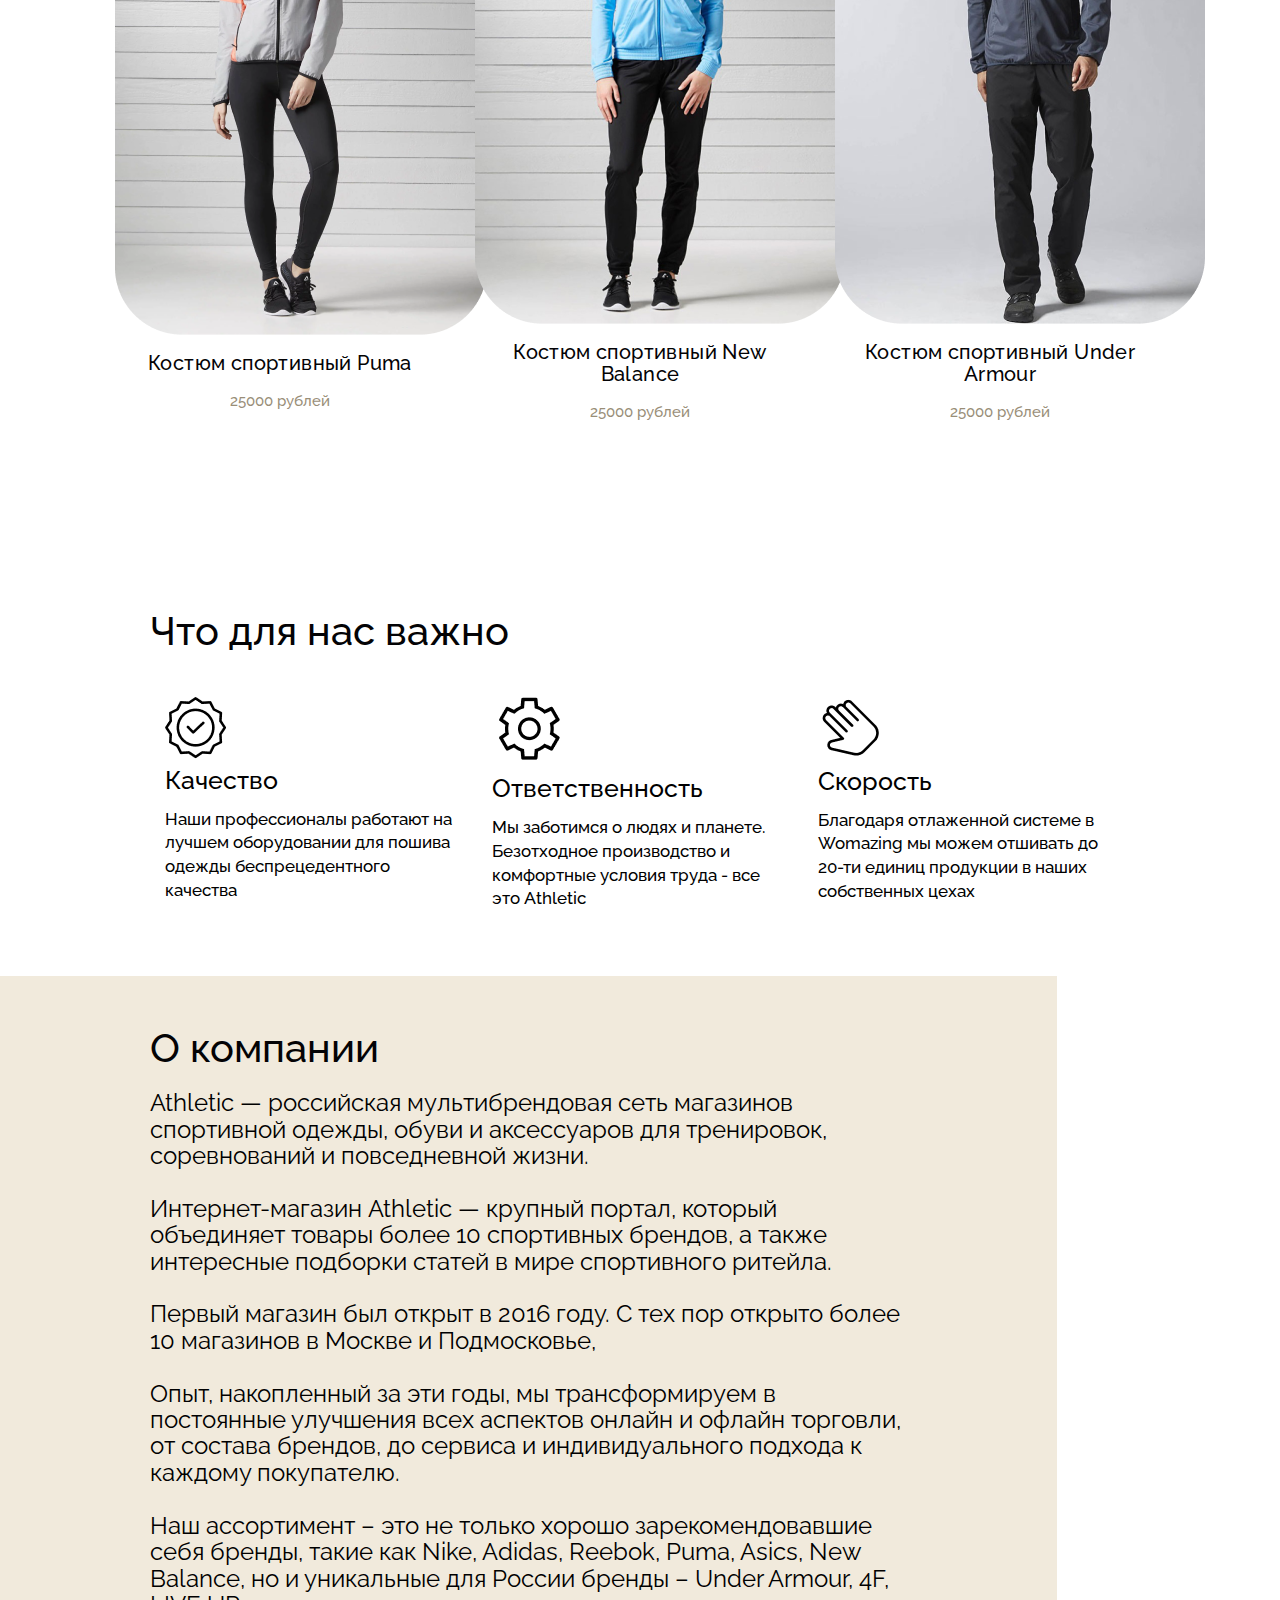
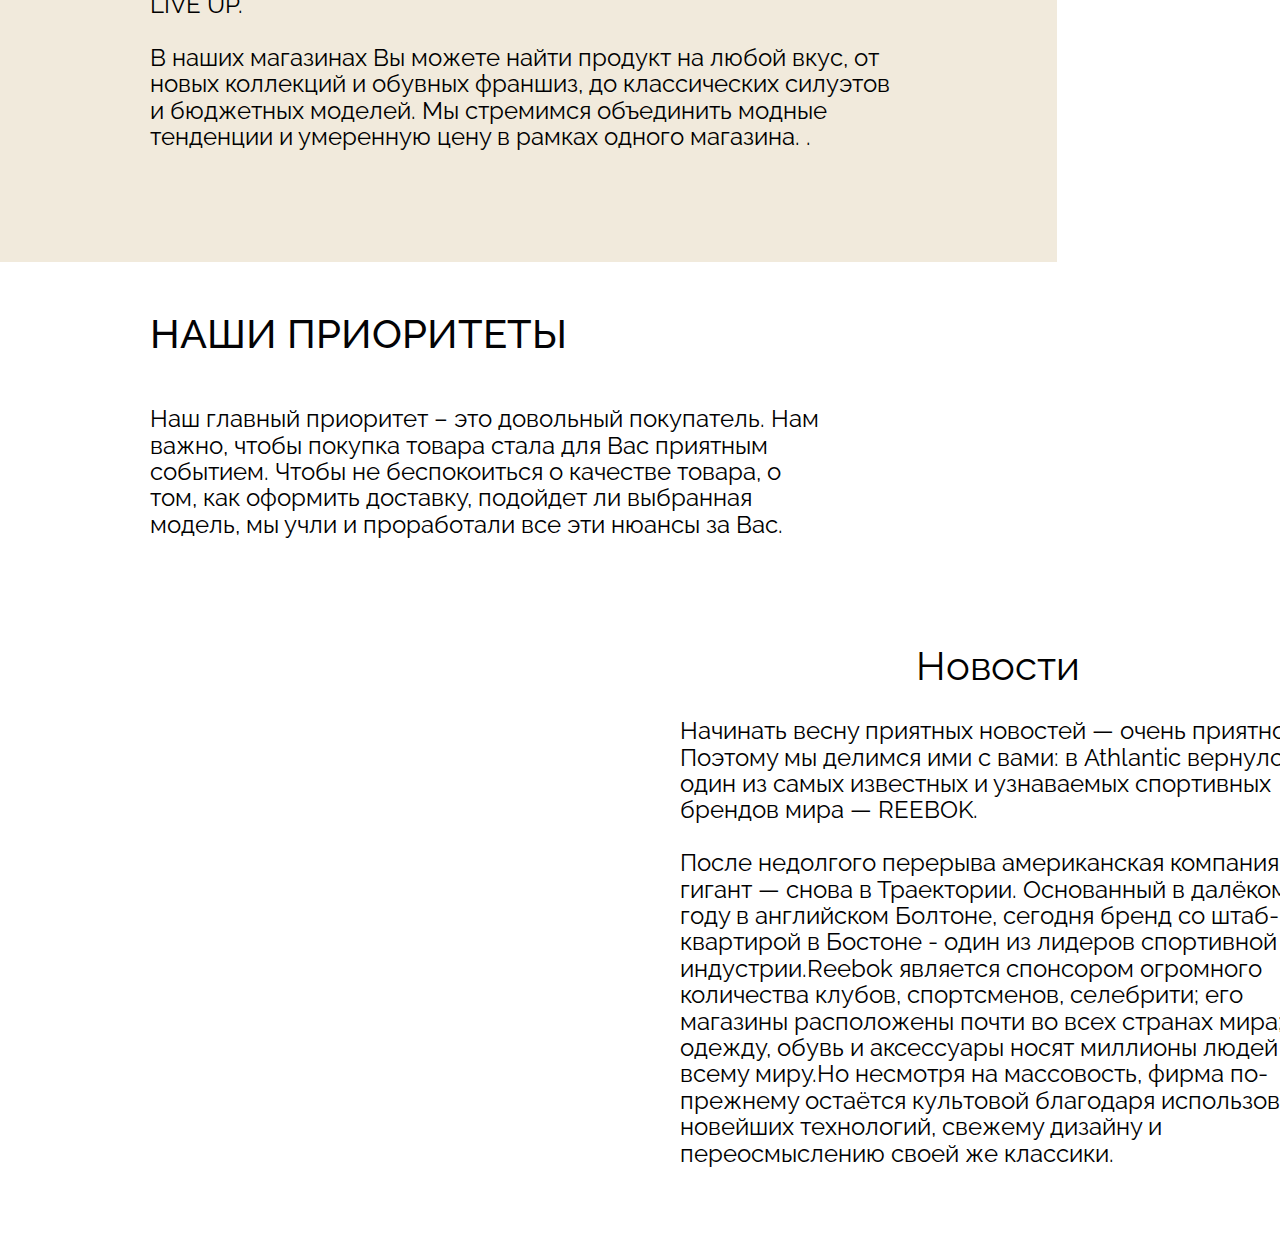
<file: otziv.html>
<!DOCTYPE html>
<html lang="en">
<head>
    <meta charset="UTF-8">
    <meta http-equiv="X-UA-Compatible" content="IE=edge">
    <meta name="viewport" content="width=device-width, initial-scale=1.0">
    <link rel="stylesheet" href="otziv.css">
    <title>Athletic</title>
</head>
<body>
    <section class="main">
        <div class="container">
            <div class="main-info">
                <h1 class="main-title">Новые поступления
                    в этом сезоне</h1>
            </div>
            <div class="main-text">
                Утонченные сочетания и бархатные оттенки - вот то, что вы искали в этом сезоне. Время исследовать.
            </div>
            <div class="main-action">
                <a class="button" id="main-action" href="#tovars" >
                    <img src="Кнопки.png" alt="">
                </a>
            </div>
        </div>
    </section>
    <section class="car" id="tovars">
        <div class="container">
            <h2 class="sub-title">Новая коллекция</h2>
            <div class="car-items">
                <div class="car-item">
                    <div class="car-item-image">
                        <img src="orig1.png" alt="">
                    </div>
                    <div class="car-item-title">Костюм спортивный Reebok</div>
                    <div class="car-item-info">
                        <div class="car-info-point">
                            <div>25000 рублей</div>
                        </div>
                    </div>
                </div>
                <div class="car-item">
                    <div class="car-item-image">
                        <img src="20171016125857_003570482_251.png" alt="">
                    </div>
                    <div class="car-item-title">Костюм спортивный Adidas</div>
                    <div class="car-item-info">
                        <div class="car-info-point">
                            <div>25000 рублей</div>
                        </div>
                    </div>
                </div>
                <div class="car-item">
                    <div class="car-item-image">
                        <img src="B3AA-AFB185A986-88-B48488A7B1-85B1AFA78687-B18CA888A9-reebok-elements-tracksuit-woven1.png" alt="">
                    </div>
                    <div class="car-item-title">Костюм спортивный Nike</div>
                    <div class="car-item-info">
                        <div class="car-info-point">
                            <div>25000 рублей</div>
                        </div>
                    </div>
                </div>
                <div class="car-item">
                    <div class="car-item-image">
                        <img src="orig2.png" alt="">
                    </div>
                    <div class="car-item-title">Костюм спортивный Puma</div>
                    <div class="car-item-info">
                        <div class="car-info-point">
                            <div>25000 рублей</div>
                        </div>
                    </div>
                </div>
                <div class="car-item">
                    <div class="car-item-image">
                        <img src="20171016125857_003570482_252.png" alt="">
                    </div>
                    <div class="car-item-title">Костюм спортивный New Balance</div>
                    <div class="car-item-info">
                        <div class="car-info-point">
                            <div>25000 рублей</div>
                        </div>
                    </div>
                </div>
                <div class="car-item">
                    <div class="car-item-image">
                        <img src="B3AA-AFB185A986-88-B48488A7B1-85B1AFA78687-B18CA888A9-reebok-elements-tracksuit-woven2.png" alt="">
                    </div>
                    <div class="car-item-title">Костюм спортивный Under Armour</div>
                    <div class="car-item-info">
                        <div class="car-info-point">
                            <div>25000 рублей</div>
                        </div>
                    </div>
                </div>
            </div>
        </div>
    </section>
    <section>
                <div class="main-text-vajno" id="vajno">
                    <h1 class="sub-title">Что для нас важно</h1>
                    <div class="main-text-vajno-items">
                        <div class="main-text-vajno-item">
                            <img src="Frame16.png" alt="">
                            <div class="vajno-title">Качество</div>
                            <div class="vajno-text">Наши профессионалы работают на лучшем оборудовании для пошива
                                одежды
                                беспрецедентного качества
                            </div>
                        </div>
                        <div class="main-text-vajno-item">
                            <img src="Frame16(1).png" alt="">
                            <div class="vajno-title">Ответственность</div>
                            <div class="vajno-text">Мы заботимся о людях и планете. Безотходное производство и
                                комфортные условия
                                труда - все это
                                Athletic
                            </div>
                        </div>
                        <div class="main-text-vajno-item">
                            <img src="Frame16(2).png" alt="">
                            <div class="vajno-title">Скорость</div>
                            <div class="vajno-text">Благодаря отлаженной системе в Womazing мы можем отшивать до
                                20-ти единиц
                                продукции в наших
                                собственных цехах</div>
                        </div>
                    </div>
                </div>
    </section>
    <section>
                <div class="main-text-compani" id="compani">
                    <div class="conteiner">
                        <h2 class="sub-title">О компании</h2>
                        <div class="compani-text">Athletic — российская мультибрендовая сеть магазинов спортивной одежды,
                            обуви и
                            аксессуаров для
                            тренировок, соревнований и повседневной жизни.<br>
                            <br>
                            Интернет-магазин Athletic — крупный портал, который объединяет товары
                            более 10
                            спортивных брендов, а
                            также интересные подборки статей в мире спортивного ритейла.<br>
                            <br>
                            Первый магазин был открыт в 2016 году. С тех пор открыто более 10
                            магазинов в Москве и
                            Подмосковье,<br>
                            <br>
                            Опыт, накопленный за эти годы, мы трансформируем в постоянные улучшения
                            всех аспектов
                            онлайн и офлайн
                            торговли, от состава брендов, до сервиса и индивидуального подхода к
                            каждому покупателю.<br>
                            <br>
                            Наш ассортимент – это не только хорошо зарекомендовавшие себя бренды,
                            такие как Nike,
                            Adidas, Reebok,
                            Puma, Asics, New Balance, но и уникальные для России бренды – Under
                            Armour, 4F, LIVE UP. <br>
                            <br>
                            В наших магазинах Вы можете найти продукт на любой вкус, от новых
                            коллекций и обувных
                            франшиз, до
                            классических силуэтов и бюджетных моделей. Мы стремимся объединить
                            модные тенденции и
                            умеренную цену в
                            рамках одного магазина.

                            .
                        </div>
                    </div>
                </div>
    </section>
    <section>
        <div class="prioritet">
            <div class="conteiner">
                    <h2 class="sub-title">НАШИ ПРИОРИТЕТЫ</h2>
                    <div class="prioritet-text">Наш главный приоритет – это довольный покупатель. Нам важно, чтобы
                        покупка товара стала
                        для Вас приятным
                        событием. Чтобы не беспокоиться о качестве товара, о том, как оформить
                        доставку,
                        подойдет ли выбранная
                        модель, мы учли и проработали все эти нюансы за Вас.
                    </div>
                </div>
            </div>
    </section>
    <section class="news">
        <div class="news-main">
            <div class="conteintr">
                    <h2 class="news-title" id="news">Новости</h2>
                    <div class="news-text">Начинать весну приятных новостей — очень приятно. Поэтому мы делимся
                        ими с вами: в
                        Athlantic вернулся
                        один из самых известных и узнаваемых спортивных брендов мира — REEBOK. <br>
                        <br>
                        После недолгого перерыва американская компания-гигант — снова в
                        Траектории. Основанный в
                        далёком 1958
                        году в английском Болтоне, сегодня бренд со штаб-квартирой в Бостоне -
                        один из лидеров
                        спортивной
                        индустрии.Reebok является спонсором огромного количества клубов,
                        спортсменов, селебрити;
                        его магазины
                        расположены почти во всех странах мира; его одежду, обувь и аксессуары
                        носят миллионы
                        людей по всему
                        миру.Но несмотря на массовость, фирма по-прежнему остаётся культовой
                        благодаря
                        использованию новейших
                        технологий, свежему дизайну и переосмыслению своей же классики.
                    </div>
                </div>
            </div>
        </section>
    <section class="otzivi">
        <div class="element">
            <div class="container1" id="forms">
                <form>
                    <div class="emoji-options">
                        <a href="index.html">
                            <img src="Close.png" alt="">
                        </a>
                        <div class="text-output">
                            Насколько легко пользоваться
                            нашим сайтом?
                        </div>
                        <input type="radio" name="emoji" id="emoji-1">
                        <label for="emoji-1">
                            <a href="emoji-1.html">
                                <img src="1.png" alt="" class="image">
                            </a>
                        </label>
                      <input type="radio" name="emoji" id="emoji-2">
                      <label for="emoji-1">
                      <a href="emoji-2.html">
                        <img src="2.png" alt="" class="imagee">
                      </a>
                    </label>
                      <input type="radio" name="emoji" id="emoji-3">
                      <label for="emoji-1">
                      <a href="emoji-3.html">
                        <img src="3.png" alt="" class="imageee">
                      </a>
                    </label>
                      
                      <input type="radio" name="emoji" id="emoji-4">
                      <label for="emoji-1">
                      <a href="emoji-4.html">
                        <img src="4.png" alt="" class="imageeee">
                      </a>
                    </label>
                      
                      <input type="radio" name="emoji" id="emoji-5">
                      <label for="emoji-1">
                      <a href="emoji-5.html">
                        <img src="5.png" alt="" class="imageeeee">
                      </a>
                    </label>
                    </div>
                  </form>
            </div>
        </div>
    </section>
    
</body>
</html>
</file>
<file: athletic.css>
@import url('https://fonts.googleapis.com/css2?family=Raleway:ital@1&display=swap');
@import url('https://fonts.googleapis.com/css2?family=Raleway:ital,wght@1,400;1,600&display=swap');
@import url('https://fonts.googleapis.com/css2?family=Raleway:ital,wght@0,400;1,400;1,600&display=swap');
@import url('https://fonts.googleapis.com/css2?family=Raleway:ital,wght@0,400;0,500;1,400;1,600&display=swap');
html{
    scroll-behavior: smooth;
}
body {
    font-family: 'Raleway', sans-serif;
}

* {
    padding: 0;
    margin: 0;
}

.header {
    padding: 25px 0;
    background-image: url('Rectangle2.png');
}

.container {
    max-width: 1200px;
    margin: 0 auto;
}

.header .container {
    display: flex;
    align-items: center;
}

.logo {
    font-style: italic;
    font-weight: 600;
    font-size: 20px;
    text-align: center;
    color: #000000;
    mix-blend-mode: normal;
    text-decoration: none;
    list-style: none;
}

.menu {
    margin-left: 224px;
}

.menu ul {
    list-style: none;
    display: flex;
}

.menu-item {
    margin-right: 45px;
}

.menu-item-phone {
    margin-left: 90px;
}

.menu-item a {

    text-decoration: none;
    font-weight: 400;
    font-size: 15px;
    line-height: 18px;
    display: flex;
    align-items: center;
    text-align: center;
    color: #000000;
}

.menu-item a:hover {
    color: #6E9C9F;
}

.main {
    background-image: url("fon.png");
    background-position: right;
    background-size: cover;
    padding: 104px 0 354px 0;
}
.main-img{
    background-position: right;
}
.main-info {
    max-width: 855px;
    max-height: 800px;
}

.main-title {
    font-weight: bold;
    font-weight: 500;
    font-size: 55px;
    line-height: 110%;
    color: #030305;
    margin-bottom: 40px;
    width: 585px;
    height: 122px;
}

.main-text {
    font-weight: 400;
    font-size: 20px;
    line-height: 140%;
    color: #030305;
    margin-bottom: 40px;
    max-width: 385px;
    height: 84px;
}

.button{
    width: 351px;
    height: 68px;
    border: none;
}

.button:hover {
    cursor: pointer;
}

.car {
    padding: 50px 100px;
}

.sub-title {
    font-weight: 500;
    font-size: 40px;
    line-height: 110%;
    color: #030305;
}

.car-items {
    display: flex;
    flex-wrap: wrap;
    align-items: center;
    justify-content: space-between;
}
.car-item {
    width: 33.33%;
    padding: 15px;
    box-sizing: border-box;
    text-align: center;
}

.car-item-image:hover img {
    transform: scale(1.1);
}

.car-item-image img {
    vertical-align: bottom;
    transition: all .3s;
}

.car-item-title {
    font-weight: 500;
    font-size: 20px;
    line-height: 110%;
    letter-spacing: 0.02em;
    color: #030305;
    padding: 17px 0 17px 0;
}

.car-item-info {
    display: flex;
    align-items: center;
    justify-content: center;
}

.car-info-point {
    width: 110px;
    height: 92px;
    font-weight: 500;
    font-size: 15px;
    line-height: 140%;
    margin: 0 7.5px;
    color: #998E78;
}

.car-info-point img {
    margin-bottom: 11px;
}

.car-item-action {
    margin-top: 13px;
}

.car-item-action .button {
    width: 100%;
    padding: 15px;
    height: 54px;
}

.car-info-point>div:nth-child(2) {
    font-weight: bold;
}
.main-text-vajno{
    padding: 50px 150px;
}
.main-text-vajno-items{
    display: flex;
    flex-wrap: wrap;
    align-items: center;
    justify-content: space-between;
}
.main-text-vajno-item{
    width: 33.33%;
    padding: 15px;
    box-sizing: border-box;
    text-align: left;
    margin-top: 20px;
}
.vajno-title{
    font-weight: 500;
    font-size: 25px;
    line-height: 140%;
    margin-bottom: 10px;
}
.vajno-text{
    font-weight: 500;
    font-size: 17px;
    line-height: 140%;
    margin-top: 10px;
}
.main-text-compani{
    background-color: #F1EADC;
    padding: 50px 150px;
    width: 757px;
    height: 786px;
}
.compani-text{
    font-weight: 400;
    font-size: 24px;
    line-height: 110%;
    margin-top: 20px;
}
.prioritet{
    padding: 50px 150px;
    background-image: url("Rectangle1.png");
    background-repeat: repeat;
    background-size: cover;
    background-position: right;
}
.prioritet-text{
    width: 673px;
    height: 210px;
    font-weight: 400;
    font-size: 24px;
    line-height: 110%;
    margin-top: 70px;
}
.news{
    margin-left: 680px;
    margin-bottom: 80px;
    padding-right: 200px;
    background-color: #F1EADC;


}
.news-title{
    font-weight: 400;
    font-size: 40px;
    line-height: 110%;
    text-align: right;
    margin-bottom: 30px;

}
.news-text{
    width: 665px;
    height: 526px;
    font-weight: 400;
    font-size: 24px;
    line-height: 110%;
    margin-top: 25px;
    margin-bottom: 60px;

}
.price {
    overflow: hidden;
    display: flex;
    align-items: center;
    text-align: center;
    width: 100%;
    height: 1210px;
    background: #6E9C9F;
}
.form-title{
    text-align: center;
    font-weight: 400;
    font-size: 40px;
    line-height: 47px;
    margin-bottom: 40px;
    margin-top: 40px;
}
.price .container{
    width: 100%;
    height: 1210px;
    background: #6E9C9F;
}

.price-form {
    max-width: 490px;
    margin-left: 370px;
    margin-top: 250px;
    background-color: white;
    display: flex;
    flex-direction: column;
    align-items: flex-start;
    padding: 0px;
    gap: 16px;
}

.price-input {
    padding: 35px 18px;
    width: 350px;
    height: 0px;
    background: #FFFFFF;
    border-bottom: 1px solid black;
    border-top: none;
    border-left: none;
    border-right: none;
    box-sizing: border-box;
    font-size: 17px;
    color: #000000;
    outline: none;
    margin-bottom: 15px;
    margin-left: 70px;
}

.text-zakaz{
    margin-top: 40px;
    margin-bottom: 30px;
    margin-left: 155px;
    font-weight: 500;
    font-size: 25px;
    line-height: 140%;
}
.price-input::placeholder {
    color: #868686;
    font-weight: 500;
    font-size: 17px;
    line-height: 140%;
}

.price .button {
    width: 342px;
    height: 68px;
    margin-left: 70px;
    margin-bottom: 60px;
}

.footer {
    background-color: #F1EADC;
    padding: 40px 25px;
}
.footer .logo{
    font-weight: 600;
    font-size: 20px;
    line-height: 23px;
    margin-bottom: 20px;
    margin-top: 20px;
    text-align: left;
    max-width: 80px;
}
.footer .menu{
    padding-bottom:  10px;
}
.socl{
    margin-right: 10px;
    margin-top: 5px;
}
.menu-item-socl{
    text-align: right;
    margin-right: 15px;
}
.prava{
    font-weight: 400;
    font-size: 13px;
    line-height: 140%;
}
.footer .container {
    display: flex;
    
}
.naverx{
    position: fixed;
    width: 50px;
    height: 50px;
    bottom: 200px;
    right: 25px;
    background: #F1EADC;
    border-radius: 67px;
    border-color: transparent;
}
.strela{
    position: fixed;
    bottom: 211px;
    right: 35px;
    width: 30px;
    height: 30px;
}
.otzivna{
    position: fixed;
    bottom: 200px;
    left: 25px;
}
.otzivna img{
    width: 75%;
}
</file>
<file: emoji-1.css>
@import url('https://fonts.googleapis.com/css2?family=Raleway:ital@1&display=swap');
@import url('https://fonts.googleapis.com/css2?family=Raleway:ital,wght@1,400;1,600&display=swap');
@import url('https://fonts.googleapis.com/css2?family=Raleway:ital,wght@0,400;1,400;1,600&display=swap');
@import url('https://fonts.googleapis.com/css2?family=Raleway:ital,wght@0,400;0,500;1,400;1,600&display=swap');

body{
    font-family: 'Raleway', sans-serif;
}
body::before {
        content: "";
        display: block;
        position: fixed;
        top: 0;
        left: 0;
        width: 100%;
        height: 100%;
        background-color: rgba(110, 156, 159, 0.95); /* здесь 0.5 - это значение прозрачности */
        z-index: 9999;
}

* {
    padding: 0;
    margin: 0;
}

.header {
    padding: 25px 0;
    background-image: url('Rectangle2.png');
}

.container {
    max-width: 1200px;
    margin: 0 auto;
}

.header .container {
    display: flex;
    align-items: center;
}

.logo {
    font-style: italic;
    font-weight: 600;
    font-size: 20px;
    text-align: center;
    color: #000000;
    mix-blend-mode: normal;
    text-decoration: none;
    list-style: none;
}

.menu {
    margin-left: 224px;
}

.menu ul {
    list-style: none;
    display: flex;
}

.menu-item {
    margin-right: 45px;
}

.menu-item-phone {
    margin-left: 90px;
}

.menu-item a {

    text-decoration: none;
    font-weight: 400;
    font-size: 15px;
    line-height: 18px;
    display: flex;
    align-items: center;
    text-align: center;
    color: #000000;
}

.menu-item a:hover {
    color: #6E9C9F;
}

.main {
    background-position: right;
    padding: 104px 0 154px 0;
}
.main-img{
    background-position: right;
}
.main-info {
    max-width: 855px;
}

.main-title {
    font-weight: bold;
    font-weight: 500;
    font-size: 55px;
    line-height: 110%;
    color: #030305;
    margin-bottom: 40px;
    width: 585px;
    height: 122px;
}

.main-text {
    font-weight: 400;
    font-size: 20px;
    line-height: 140%;
    color: #030305;
    margin-bottom: 40px;
    max-width: 385px;
    height: 84px;
}

.button{
    width: 351px;
    height: 68px;
    border: none;
}

.button:hover {
    cursor: pointer;
}

.car {
    padding: 50px 100px;
}

.sub-title {
    font-weight: 500;
    font-size: 40px;
    line-height: 110%;
    color: #030305;
}

.car-items {
    display: flex;
    flex-wrap: wrap;
    align-items: center;
    justify-content: space-between;
}
.car-item {
    width: 33.33%;
    padding: 15px;
    box-sizing: border-box;
    text-align: center;
}

.car-item-image:hover img {
    transform: scale(1.1);
}

.car-item-image img {
    vertical-align: bottom;
    transition: all .3s;
}

.car-item-title {
    font-weight: 500;
    font-size: 20px;
    line-height: 110%;
    letter-spacing: 0.02em;
    color: #030305;
    padding: 17px 0 17px 0;
}

.car-item-info {
    display: flex;
    align-items: center;
    justify-content: center;
}

.car-info-point {
    width: 110px;
    height: 92px;
    font-weight: 500;
    font-size: 15px;
    line-height: 140%;
    margin: 0 7.5px;
    color: #998E78;
}

.car-info-point img {
    margin-bottom: 11px;
}

.car-item-action {
    margin-top: 13px;
}

.car-item-action .button {
    width: 100%;
    padding: 15px;
    height: 54px;
}

.car-info-point>div:nth-child(2) {
    font-weight: bold;
}
.main-text-vajno{
    padding: 50px 150px;
}
.main-text-vajno-items{
    display: flex;
    flex-wrap: wrap;
    align-items: center;
    justify-content: space-between;
}
.main-text-vajno-item{
    width: 33.33%;
    padding: 15px;
    box-sizing: border-box;
    text-align: left;
    margin-top: 20px;
}
.vajno-title{
    font-weight: 500;
    font-size: 25px;
    line-height: 140%;
    margin-bottom: 10px;
}
.vajno-text{
    font-weight: 500;
    font-size: 17px;
    line-height: 140%;
    margin-top: 10px;
}
.main-text-compani{
    background-color: #F1EADC;
    padding: 50px 150px;
    width: 757px;
    height: 786px;
}
.compani-text{
    font-weight: 400;
    font-size: 24px;
    line-height: 110%;
    margin-top: 20px;
}
.prioritet{
    padding: 50px 150px;
    width: 673px;
    height: 252px;
}
.prioritet-text{
    font-weight: 400;
    font-size: 24px;
    line-height: 110%;
    margin-top: 50px;
}
.news{
    margin-left: 680px;
    margin-top: 30px;
    margin-bottom: 70px;
    padding-right: 200px;

}
.news-title{
    font-weight: 400;
    font-size: 40px;
    line-height: 110%;
    text-align: right;
    margin-bottom: 30px;

}
.news-text{
    width: 665px;
    font-weight: 400;
    font-size: 24px;
    line-height: 110%;
    margin-top: 25px;
    margin-bottom: 40px;

}
.price {
    overflow: hidden;
    display: flex;
    align-items: center;
    text-align: center;
    width: 100%;
    height: 1210px;
    background: #6E9C9F;
}
.form-title{
    text-align: center;
    font-weight: 400;
    font-size: 40px;
    line-height: 47px;
    margin-bottom: 40px;
    margin-top: 40px;
}
.price .container{
    width: 100%;
    height: 1210px;
    background: #6E9C9F;
}

.price-form {
    position: fixed;
    padding: 0px;
    gap: 16px;
    position: absolute;
    top: 50%;
    left: 50%;
    transform: translate(-50%, -50%);
    display: flex;
    flex-direction: column;
    align-items: flex-start;
    padding: 70px 70px 74px;
    gap: 50px;
}

.price-input {
    padding: 35px 18px;
    width: 350px;
    height: 0px;
    background: #FFFFFF;
    border-bottom: 1px solid black;
    border-top: none;
    border-left: none;
    border-right: none;
    box-sizing: border-box;
    font-size: 17px;
    color: #000000;
    outline: none;
    margin-bottom: 15px;
    margin-left: 70px;
}

.text-zakaz{
    margin-top: 40px;
    margin-bottom: 30px;
    margin-left: 155px;
    font-weight: 500;
    font-size: 25px;
    line-height: 140%;
}
.price-input::placeholder {
    color: #868686;
    font-weight: 500;
    font-size: 17px;
    line-height: 140%;
}

.price .button {
    width: 342px;
    height: 68px;
    margin-left: 70px;
    margin-bottom: 60px;
}

.footer {
    background-color: #F1EADC;
    padding: 40px 25px;
}
.footer .logo{
    font-weight: 600;
    font-size: 20px;
    line-height: 23px;
    margin-bottom: 20px;
    margin-top: 20px;
    text-align: left;
    max-width: 80px;
}
.footer .menu{
    padding-bottom:  10px;
}
.socl{
    margin-right: 10px;
    margin-top: 5px;
}
.menu-item-socl{
    text-align: right;
    margin-right: 15px;
}
.prava{
    font-weight: 400;
    font-size: 13px;
    line-height: 140%;
}
.footer .container {
    display: flex;
    
}
.naverx{
    position: fixed;
    width: 50px;
    height: 50px;
    bottom: 200px;
    right: 25px;
    background: #F1EADC;
    border-radius: 67px;
    border-color: transparent;
}
.strela{
    position: fixed;
    bottom: 211px;
    right: 35px;
    width: 30px;
    height: 30px;
}
.otzivna{
    position: fixed;
    bottom: 200px;
    left: 25px;
}
.otzivna img{
    width: 75%;
}
.container1 {
    position: relative;
    z-index: 10000;
}
.element {
    position: fixed;
    top: 50%;
    left: 50%;
    transform: translate(-50%, -50%);
    z-index: 10000;
}

.emoji-options input{
    display: inline-block;
    margin-right: 17px;
    -webkit-appearance: none;
    -moz-appearance: none;
    appearance: none;

}
.input{
    -webkit-appearance: none;
    -moz-appearance: none;
    appearance: none;
    text-align: center;
}
a {
    text-decoration: none;
  }
.text-output {
    font-weight: 500;
    font-size: 35px;
    line-height: 140%;
    margin-bottom: 60px;
    display: flex;
    align-items: baseline;
    text-align: center;
}
a img{
 cursor: pointer;
}
label img {
    opacity: 0.5;
    transition: opacity 0.3s;
  }
.emoji-options{
    background-color: white;
    width: 530px;
    height: 602px;
    padding: 50px 55px 0px;
}
label .image:first-child{
    opacity: 1;
    transition: opacity 0.3s;
}
.text-vopros{
    font-weight: 500;
    font-size: 20px;
    line-height: 140%;
    margin-top: 20px;
    margin-bottom: 20px;
    display: flex;
    align-items: baseline;
    text-align: center;
}
.text-area{
    width: 409px;
    height: 171px;
    background: #D9D9D9;
    border: 1px solid #4E4E4E;
    backdrop-filter: blur(2px);
    margin-left: 40px;
}
.button{
    display: inline-block;
    width: 191px;
    height: 70px;
    background: #6E9C9F;
    border-radius: 67px;
    font-weight: 400;
    font-size: 18px;
    line-height: 360%;
    text-align: center;
    color: white;
    text-decoration: none;
    margin-top: 20px;
}
.button-otz{
    text-align: right;
}
</file>
<file: emoji-2.css>
@import url('https://fonts.googleapis.com/css2?family=Raleway:ital@1&display=swap');
@import url('https://fonts.googleapis.com/css2?family=Raleway:ital,wght@1,400;1,600&display=swap');
@import url('https://fonts.googleapis.com/css2?family=Raleway:ital,wght@0,400;1,400;1,600&display=swap');
@import url('https://fonts.googleapis.com/css2?family=Raleway:ital,wght@0,400;0,500;1,400;1,600&display=swap');

body{
    font-family: 'Raleway', sans-serif;
}
body::before {
        content: "";
        display: block;
        position: fixed;
        top: 0;
        left: 0;
        width: 100%;
        height: 100%;
        background-color: rgba(110, 156, 159, 0.95); /* здесь 0.5 - это значение прозрачности */
        z-index: 9999;
}

* {
    padding: 0;
    margin: 0;
}

.header {
    padding: 25px 0;
    background-image: url('Rectangle2.png');
}

.container {
    max-width: 1200px;
    margin: 0 auto;
}

.header .container {
    display: flex;
    align-items: center;
}

.logo {
    font-style: italic;
    font-weight: 600;
    font-size: 20px;
    text-align: center;
    color: #000000;
    mix-blend-mode: normal;
    text-decoration: none;
    list-style: none;
}

.menu {
    margin-left: 224px;
}

.menu ul {
    list-style: none;
    display: flex;
}

.menu-item {
    margin-right: 45px;
}

.menu-item-phone {
    margin-left: 90px;
}

.menu-item a {

    text-decoration: none;
    font-weight: 400;
    font-size: 15px;
    line-height: 18px;
    display: flex;
    align-items: center;
    text-align: center;
    color: #000000;
}

.menu-item a:hover {
    color: #6E9C9F;
}

.main {
    background-position: right;
    padding: 104px 0 154px 0;
}
.main-img{
    background-position: right;
}
.main-info {
    max-width: 855px;
}

.main-title {
    font-weight: bold;
    font-weight: 500;
    font-size: 55px;
    line-height: 110%;
    color: #030305;
    margin-bottom: 40px;
    width: 585px;
    height: 122px;
}

.main-text {
    font-weight: 400;
    font-size: 20px;
    line-height: 140%;
    color: #030305;
    margin-bottom: 40px;
    max-width: 385px;
    height: 84px;
}

.button{
    width: 351px;
    height: 68px;
    border: none;
}

.button:hover {
    cursor: pointer;
}

.car {
    padding: 50px 100px;
}

.sub-title {
    font-weight: 500;
    font-size: 40px;
    line-height: 110%;
    color: #030305;
}

.car-items {
    display: flex;
    flex-wrap: wrap;
    align-items: center;
    justify-content: space-between;
}
.car-item {
    width: 33.33%;
    padding: 15px;
    box-sizing: border-box;
    text-align: center;
}

.car-item-image:hover img {
    transform: scale(1.1);
}

.car-item-image img {
    vertical-align: bottom;
    transition: all .3s;
}

.car-item-title {
    font-weight: 500;
    font-size: 20px;
    line-height: 110%;
    letter-spacing: 0.02em;
    color: #030305;
    padding: 17px 0 17px 0;
}

.car-item-info {
    display: flex;
    align-items: center;
    justify-content: center;
}

.car-info-point {
    width: 110px;
    height: 92px;
    font-weight: 500;
    font-size: 15px;
    line-height: 140%;
    margin: 0 7.5px;
    color: #998E78;
}

.car-info-point img {
    margin-bottom: 11px;
}

.car-item-action {
    margin-top: 13px;
}

.car-item-action .button {
    width: 100%;
    padding: 15px;
    height: 54px;
}

.car-info-point>div:nth-child(2) {
    font-weight: bold;
}
.main-text-vajno{
    padding: 50px 150px;
}
.main-text-vajno-items{
    display: flex;
    flex-wrap: wrap;
    align-items: center;
    justify-content: space-between;
}
.main-text-vajno-item{
    width: 33.33%;
    padding: 15px;
    box-sizing: border-box;
    text-align: left;
    margin-top: 20px;
}
.vajno-title{
    font-weight: 500;
    font-size: 25px;
    line-height: 140%;
    margin-bottom: 10px;
}
.vajno-text{
    font-weight: 500;
    font-size: 17px;
    line-height: 140%;
    margin-top: 10px;
}
.main-text-compani{
    background-color: #F1EADC;
    padding: 50px 150px;
    width: 757px;
    height: 786px;
}
.compani-text{
    font-weight: 400;
    font-size: 24px;
    line-height: 110%;
    margin-top: 20px;
}
.prioritet{
    padding: 50px 150px;
    width: 673px;
    height: 252px;
}
.prioritet-text{
    font-weight: 400;
    font-size: 24px;
    line-height: 110%;
    margin-top: 50px;
}
.news{
    margin-left: 680px;
    margin-top: 30px;
    margin-bottom: 70px;
    padding-right: 200px;

}
.news-title{
    font-weight: 400;
    font-size: 40px;
    line-height: 110%;
    text-align: right;
    margin-bottom: 30px;

}
.news-text{
    width: 665px;
    font-weight: 400;
    font-size: 24px;
    line-height: 110%;
    margin-top: 25px;
    margin-bottom: 40px;

}
.price {
    overflow: hidden;
    display: flex;
    align-items: center;
    text-align: center;
    width: 100%;
    height: 1210px;
    background: #6E9C9F;
}
.form-title{
    text-align: center;
    font-weight: 400;
    font-size: 40px;
    line-height: 47px;
    margin-bottom: 40px;
    margin-top: 40px;
}
.price .container{
    width: 100%;
    height: 1210px;
    background: #6E9C9F;
}

.price-form {
    position: fixed;
    padding: 0px;
    gap: 16px;
    position: absolute;
    top: 50%;
    left: 50%;
    transform: translate(-50%, -50%);
    display: flex;
    flex-direction: column;
    align-items: flex-start;
    padding: 70px 70px 74px;
    gap: 50px;
}

.price-input {
    padding: 35px 18px;
    width: 350px;
    height: 0px;
    background: #FFFFFF;
    border-bottom: 1px solid black;
    border-top: none;
    border-left: none;
    border-right: none;
    box-sizing: border-box;
    font-size: 17px;
    color: #000000;
    outline: none;
    margin-bottom: 15px;
    margin-left: 70px;
}

.text-zakaz{
    margin-top: 40px;
    margin-bottom: 30px;
    margin-left: 155px;
    font-weight: 500;
    font-size: 25px;
    line-height: 140%;
}
.price-input::placeholder {
    color: #868686;
    font-weight: 500;
    font-size: 17px;
    line-height: 140%;
}

.price .button {
    width: 342px;
    height: 68px;
    margin-left: 70px;
    margin-bottom: 60px;
}

.footer {
    background-color: #F1EADC;
    padding: 40px 25px;
}
.footer .logo{
    font-weight: 600;
    font-size: 20px;
    line-height: 23px;
    margin-bottom: 20px;
    margin-top: 20px;
    text-align: left;
    max-width: 80px;
}
.footer .menu{
    padding-bottom:  10px;
}
.socl{
    margin-right: 10px;
    margin-top: 5px;
}
.menu-item-socl{
    text-align: right;
    margin-right: 15px;
}
.prava{
    font-weight: 400;
    font-size: 13px;
    line-height: 140%;
}
.footer .container {
    display: flex;
    
}
.naverx{
    position: fixed;
    width: 50px;
    height: 50px;
    bottom: 200px;
    right: 25px;
    background: #F1EADC;
    border-radius: 67px;
    border-color: transparent;
}
.strela{
    position: fixed;
    bottom: 211px;
    right: 35px;
    width: 30px;
    height: 30px;
}
.otzivna{
    position: fixed;
    bottom: 200px;
    left: 25px;
}
.otzivna img{
    width: 75%;
}
.container1 {
    position: relative;
    z-index: 10000;
}
.element {
    position: fixed;
    top: 50%;
    left: 50%;
    transform: translate(-50%, -50%);
    z-index: 10000;
}

.emoji-options input{
    display: inline-block;
    margin-right: 17px;
    -webkit-appearance: none;
    -moz-appearance: none;
    appearance: none;

}
.input{
    -webkit-appearance: none;
    -moz-appearance: none;
    appearance: none;
    text-align: center;
}
a {
    text-decoration: none;
  }
.text-output {
    font-weight: 500;
    font-size: 35px;
    line-height: 140%;
    margin-bottom: 60px;
    display: flex;
    align-items: baseline;
    text-align: center;
}
a img{
 cursor: pointer;
}
label img {
    opacity: 0.5;
    transition: opacity 0.3s;
  }
  .emoji-options{
    background-color: white;
    width: 530px;
    height: 602px;
    padding: 50px 55px 0px;
}
label .imagee:first-child{
    opacity: 1;
    transition: opacity 0.3s;
}
.text-vopros{
    font-weight: 500;
    font-size: 20px;
    line-height: 140%;
    margin-top: 20px;
    margin-bottom: 20px;
    display: flex;
    align-items: baseline;
    text-align: center;
}
.text-area{
    width: 409px;
    height: 171px;
    background: #D9D9D9;
    border: 1px solid #4E4E4E;
    backdrop-filter: blur(2px);
    margin-left: 40px;
}
.button{
    display: inline-block;
    width: 191px;
    height: 70px;
    background: #6E9C9F;
    border-radius: 67px;
    font-weight: 400;
    font-size: 18px;
    line-height: 360%;
    text-align: center;
    color: white;
    text-decoration: none;
    margin-top: 20px;
}
.button-otz{
    text-align: right;
}
</file>
<file: emoji-3.css>
@import url('https://fonts.googleapis.com/css2?family=Raleway:ital@1&display=swap');
@import url('https://fonts.googleapis.com/css2?family=Raleway:ital,wght@1,400;1,600&display=swap');
@import url('https://fonts.googleapis.com/css2?family=Raleway:ital,wght@0,400;1,400;1,600&display=swap');
@import url('https://fonts.googleapis.com/css2?family=Raleway:ital,wght@0,400;0,500;1,400;1,600&display=swap');

body{
    font-family: 'Raleway', sans-serif;
}
body::before {
        content: "";
        display: block;
        position: fixed;
        top: 0;
        left: 0;
        width: 100%;
        height: 100%;
        background-color: rgba(110, 156, 159, 0.95); /* здесь 0.5 - это значение прозрачности */
        z-index: 9999;
}

* {
    padding: 0;
    margin: 0;
}

.header {
    padding: 25px 0;
    background-image: url('Rectangle2.png');
}

.container {
    max-width: 1200px;
    margin: 0 auto;
}

.header .container {
    display: flex;
    align-items: center;
}

.logo {
    font-style: italic;
    font-weight: 600;
    font-size: 20px;
    text-align: center;
    color: #000000;
    mix-blend-mode: normal;
    text-decoration: none;
    list-style: none;
}

.menu {
    margin-left: 224px;
}

.menu ul {
    list-style: none;
    display: flex;
}

.menu-item {
    margin-right: 45px;
}

.menu-item-phone {
    margin-left: 90px;
}

.menu-item a {

    text-decoration: none;
    font-weight: 400;
    font-size: 15px;
    line-height: 18px;
    display: flex;
    align-items: center;
    text-align: center;
    color: #000000;
}

.menu-item a:hover {
    color: #6E9C9F;
}

.main {
    background-position: right;
    padding: 104px 0 154px 0;
}
.main-img{
    background-position: right;
}
.main-info {
    max-width: 855px;
}

.main-title {
    font-weight: bold;
    font-weight: 500;
    font-size: 55px;
    line-height: 110%;
    color: #030305;
    margin-bottom: 40px;
    width: 585px;
    height: 122px;
}

.main-text {
    font-weight: 400;
    font-size: 20px;
    line-height: 140%;
    color: #030305;
    margin-bottom: 40px;
    max-width: 385px;
    height: 84px;
}

.button{
    width: 351px;
    height: 68px;
    border: none;
}

.button:hover {
    cursor: pointer;
}

.car {
    padding: 50px 100px;
}

.sub-title {
    font-weight: 500;
    font-size: 40px;
    line-height: 110%;
    color: #030305;
}

.car-items {
    display: flex;
    flex-wrap: wrap;
    align-items: center;
    justify-content: space-between;
}
.car-item {
    width: 33.33%;
    padding: 15px;
    box-sizing: border-box;
    text-align: center;
}

.car-item-image:hover img {
    transform: scale(1.1);
}

.car-item-image img {
    vertical-align: bottom;
    transition: all .3s;
}

.car-item-title {
    font-weight: 500;
    font-size: 20px;
    line-height: 110%;
    letter-spacing: 0.02em;
    color: #030305;
    padding: 17px 0 17px 0;
}

.car-item-info {
    display: flex;
    align-items: center;
    justify-content: center;
}

.car-info-point {
    width: 110px;
    height: 92px;
    font-weight: 500;
    font-size: 15px;
    line-height: 140%;
    margin: 0 7.5px;
    color: #998E78;
}

.car-info-point img {
    margin-bottom: 11px;
}

.car-item-action {
    margin-top: 13px;
}

.car-item-action .button {
    width: 100%;
    padding: 15px;
    height: 54px;
}

.car-info-point>div:nth-child(2) {
    font-weight: bold;
}
.main-text-vajno{
    padding: 50px 150px;
}
.main-text-vajno-items{
    display: flex;
    flex-wrap: wrap;
    align-items: center;
    justify-content: space-between;
}
.main-text-vajno-item{
    width: 33.33%;
    padding: 15px;
    box-sizing: border-box;
    text-align: left;
    margin-top: 20px;
}
.vajno-title{
    font-weight: 500;
    font-size: 25px;
    line-height: 140%;
    margin-bottom: 10px;
}
.vajno-text{
    font-weight: 500;
    font-size: 17px;
    line-height: 140%;
    margin-top: 10px;
}
.main-text-compani{
    background-color: #F1EADC;
    padding: 50px 150px;
    width: 757px;
    height: 786px;
}
.compani-text{
    font-weight: 400;
    font-size: 24px;
    line-height: 110%;
    margin-top: 20px;
}
.prioritet{
    padding: 50px 150px;
    width: 673px;
    height: 252px;
}
.prioritet-text{
    font-weight: 400;
    font-size: 24px;
    line-height: 110%;
    margin-top: 50px;
}
.news{
    margin-left: 680px;
    margin-top: 30px;
    margin-bottom: 70px;
    padding-right: 200px;

}
.news-title{
    font-weight: 400;
    font-size: 40px;
    line-height: 110%;
    text-align: right;
    margin-bottom: 30px;

}
.news-text{
    width: 665px;
    font-weight: 400;
    font-size: 24px;
    line-height: 110%;
    margin-top: 25px;
    margin-bottom: 40px;

}
.price {
    overflow: hidden;
    display: flex;
    align-items: center;
    text-align: center;
    width: 100%;
    height: 1210px;
    background: #6E9C9F;
}
.form-title{
    text-align: center;
    font-weight: 400;
    font-size: 40px;
    line-height: 47px;
    margin-bottom: 40px;
    margin-top: 40px;
}
.price .container{
    width: 100%;
    height: 1210px;
    background: #6E9C9F;
}

.price-form {
    position: fixed;
    padding: 0px;
    gap: 16px;
    position: absolute;
    top: 50%;
    left: 50%;
    transform: translate(-50%, -50%);
    display: flex;
    flex-direction: column;
    align-items: flex-start;
    padding: 70px 70px 74px;
    gap: 50px;
}

.price-input {
    padding: 35px 18px;
    width: 350px;
    height: 0px;
    background: #FFFFFF;
    border-bottom: 1px solid black;
    border-top: none;
    border-left: none;
    border-right: none;
    box-sizing: border-box;
    font-size: 17px;
    color: #000000;
    outline: none;
    margin-bottom: 15px;
    margin-left: 70px;
}

.text-zakaz{
    margin-top: 40px;
    margin-bottom: 30px;
    margin-left: 155px;
    font-weight: 500;
    font-size: 25px;
    line-height: 140%;
}
.price-input::placeholder {
    color: #868686;
    font-weight: 500;
    font-size: 17px;
    line-height: 140%;
}

.price .button {
    width: 342px;
    height: 68px;
    margin-left: 70px;
    margin-bottom: 60px;
}

.footer {
    background-color: #F1EADC;
    padding: 40px 25px;
}
.footer .logo{
    font-weight: 600;
    font-size: 20px;
    line-height: 23px;
    margin-bottom: 20px;
    margin-top: 20px;
    text-align: left;
    max-width: 80px;
}
.footer .menu{
    padding-bottom:  10px;
}
.socl{
    margin-right: 10px;
    margin-top: 5px;
}
.menu-item-socl{
    text-align: right;
    margin-right: 15px;
}
.prava{
    font-weight: 400;
    font-size: 13px;
    line-height: 140%;
}
.footer .container {
    display: flex;
    
}
.naverx{
    position: fixed;
    width: 50px;
    height: 50px;
    bottom: 200px;
    right: 25px;
    background: #F1EADC;
    border-radius: 67px;
    border-color: transparent;
}
.strela{
    position: fixed;
    bottom: 211px;
    right: 35px;
    width: 30px;
    height: 30px;
}
.otzivna{
    position: fixed;
    bottom: 200px;
    left: 25px;
}
.otzivna img{
    width: 75%;
}
.container1 {
    position: relative;
    z-index: 10000;
}
.element {
    position: fixed;
    top: 50%;
    left: 50%;
    transform: translate(-50%, -50%);
    z-index: 10000;
}

.emoji-options input{
    display: inline-block;
    margin-right: 17px;
    -webkit-appearance: none;
    -moz-appearance: none;
    appearance: none;

}
.input{
    -webkit-appearance: none;
    -moz-appearance: none;
    appearance: none;
    text-align: center;
}
a {
    text-decoration: none;
  }
.text-output {
    font-weight: 500;
    font-size: 35px;
    line-height: 140%;
    margin-bottom: 60px;
    display: flex;
    align-items: baseline;
    text-align: center;
}
a img{
 cursor: pointer;
}
label img{
    opacity: 0.5;
    transition: opacity 0.3s;
}

.emoji-options{
    background-color: white;
    width: 530px;
    height: 602px;
    padding: 50px 55px 0px;
}
label .imageee:first-child{
    opacity: 1;
    transition: opacity 0.3s;
}
.text-vopros{
    font-weight: 500;
    font-size: 20px;
    line-height: 140%;
    margin-top: 20px;
    margin-bottom: 20px;
    display: flex;
    align-items: baseline;
    text-align: center;
}
.text-area{
    width: 409px;
    height: 171px;
    background: #D9D9D9;
    border: 1px solid #4E4E4E;
    backdrop-filter: blur(2px);
    margin-left: 40px;
}
.button{
    display: inline-block;
    width: 191px;
    height: 70px;
    background: #6E9C9F;
    border-radius: 67px;
    font-weight: 400;
    font-size: 18px;
    line-height: 360%;
    text-align: center;
    color: white;
    text-decoration: none;
    margin-top: 20px;
}
.button-otz{
    text-align: right;
}
</file>
<file: emoji-4.css>
@import url('https://fonts.googleapis.com/css2?family=Raleway:ital@1&display=swap');
@import url('https://fonts.googleapis.com/css2?family=Raleway:ital,wght@1,400;1,600&display=swap');
@import url('https://fonts.googleapis.com/css2?family=Raleway:ital,wght@0,400;1,400;1,600&display=swap');
@import url('https://fonts.googleapis.com/css2?family=Raleway:ital,wght@0,400;0,500;1,400;1,600&display=swap');

body{
    font-family: 'Raleway', sans-serif;
}
body::before {
        content: "";
        display: block;
        position: fixed;
        top: 0;
        left: 0;
        width: 100%;
        height: 100%;
        background-color: rgba(110, 156, 159, 0.95); /* здесь 0.5 - это значение прозрачности */
        z-index: 9999;
}

* {
    padding: 0;
    margin: 0;
}

.header {
    padding: 25px 0;
    background-image: url('Rectangle2.png');
}

.container {
    max-width: 1200px;
    margin: 0 auto;
}

.header .container {
    display: flex;
    align-items: center;
}

.logo {
    font-style: italic;
    font-weight: 600;
    font-size: 20px;
    text-align: center;
    color: #000000;
    mix-blend-mode: normal;
    text-decoration: none;
    list-style: none;
}

.menu {
    margin-left: 224px;
}

.menu ul {
    list-style: none;
    display: flex;
}

.menu-item {
    margin-right: 45px;
}

.menu-item-phone {
    margin-left: 90px;
}

.menu-item a {

    text-decoration: none;
    font-weight: 400;
    font-size: 15px;
    line-height: 18px;
    display: flex;
    align-items: center;
    text-align: center;
    color: #000000;
}

.menu-item a:hover {
    color: #6E9C9F;
}

.main {
    background-position: right;
    padding: 104px 0 154px 0;
}
.main-img{
    background-position: right;
}
.main-info {
    max-width: 855px;
}

.main-title {
    font-weight: bold;
    font-weight: 500;
    font-size: 55px;
    line-height: 110%;
    color: #030305;
    margin-bottom: 40px;
    width: 585px;
    height: 122px;
}

.main-text {
    font-weight: 400;
    font-size: 20px;
    line-height: 140%;
    color: #030305;
    margin-bottom: 40px;
    max-width: 385px;
    height: 84px;
}

.button{
    width: 351px;
    height: 68px;
    border: none;
}

.button:hover {
    cursor: pointer;
}

.car {
    padding: 50px 100px;
}

.sub-title {
    font-weight: 500;
    font-size: 40px;
    line-height: 110%;
    color: #030305;
}

.car-items {
    display: flex;
    flex-wrap: wrap;
    align-items: center;
    justify-content: space-between;
}
.car-item {
    width: 33.33%;
    padding: 15px;
    box-sizing: border-box;
    text-align: center;
}

.car-item-image:hover img {
    transform: scale(1.1);
}

.car-item-image img {
    vertical-align: bottom;
    transition: all .3s;
}

.car-item-title {
    font-weight: 500;
    font-size: 20px;
    line-height: 110%;
    letter-spacing: 0.02em;
    color: #030305;
    padding: 17px 0 17px 0;
}

.car-item-info {
    display: flex;
    align-items: center;
    justify-content: center;
}

.car-info-point {
    width: 110px;
    height: 92px;
    font-weight: 500;
    font-size: 15px;
    line-height: 140%;
    margin: 0 7.5px;
    color: #998E78;
}

.car-info-point img {
    margin-bottom: 11px;
}

.car-item-action {
    margin-top: 13px;
}

.car-item-action .button {
    width: 100%;
    padding: 15px;
    height: 54px;
}

.car-info-point>div:nth-child(2) {
    font-weight: bold;
}
.main-text-vajno{
    padding: 50px 150px;
}
.main-text-vajno-items{
    display: flex;
    flex-wrap: wrap;
    align-items: center;
    justify-content: space-between;
}
.main-text-vajno-item{
    width: 33.33%;
    padding: 15px;
    box-sizing: border-box;
    text-align: left;
    margin-top: 20px;
}
.vajno-title{
    font-weight: 500;
    font-size: 25px;
    line-height: 140%;
    margin-bottom: 10px;
}
.vajno-text{
    font-weight: 500;
    font-size: 17px;
    line-height: 140%;
    margin-top: 10px;
}
.main-text-compani{
    background-color: #F1EADC;
    padding: 50px 150px;
    width: 757px;
    height: 786px;
}
.compani-text{
    font-weight: 400;
    font-size: 24px;
    line-height: 110%;
    margin-top: 20px;
}
.prioritet{
    padding: 50px 150px;
    width: 673px;
    height: 252px;
}
.prioritet-text{
    font-weight: 400;
    font-size: 24px;
    line-height: 110%;
    margin-top: 50px;
}
.news{
    margin-left: 680px;
    margin-top: 30px;
    margin-bottom: 70px;
    padding-right: 200px;

}
.news-title{
    font-weight: 400;
    font-size: 40px;
    line-height: 110%;
    text-align: right;
    margin-bottom: 30px;

}
.news-text{
    width: 665px;
    font-weight: 400;
    font-size: 24px;
    line-height: 110%;
    margin-top: 25px;
    margin-bottom: 40px;

}
.price {
    overflow: hidden;
    display: flex;
    align-items: center;
    text-align: center;
    width: 100%;
    height: 1210px;
    background: #6E9C9F;
}
.form-title{
    text-align: center;
    font-weight: 400;
    font-size: 40px;
    line-height: 47px;
    margin-bottom: 40px;
    margin-top: 40px;
}
.price .container{
    width: 100%;
    height: 1210px;
    background: #6E9C9F;
}

.price-form {
    position: fixed;
    padding: 0px;
    gap: 16px;
    position: absolute;
    top: 50%;
    left: 50%;
    transform: translate(-50%, -50%);
    display: flex;
    flex-direction: column;
    align-items: flex-start;
    padding: 70px 70px 74px;
    gap: 50px;
}

.price-input {
    padding: 35px 18px;
    width: 350px;
    height: 0px;
    background: #FFFFFF;
    border-bottom: 1px solid black;
    border-top: none;
    border-left: none;
    border-right: none;
    box-sizing: border-box;
    font-size: 17px;
    color: #000000;
    outline: none;
    margin-bottom: 15px;
    margin-left: 70px;
}

.text-zakaz{
    margin-top: 40px;
    margin-bottom: 30px;
    margin-left: 155px;
    font-weight: 500;
    font-size: 25px;
    line-height: 140%;
}
.price-input::placeholder {
    color: #868686;
    font-weight: 500;
    font-size: 17px;
    line-height: 140%;
}

.price .button {
    width: 342px;
    height: 68px;
    margin-left: 70px;
    margin-bottom: 60px;
}

.footer {
    background-color: #F1EADC;
    padding: 40px 25px;
}
.footer .logo{
    font-weight: 600;
    font-size: 20px;
    line-height: 23px;
    margin-bottom: 20px;
    margin-top: 20px;
    text-align: left;
    max-width: 80px;
}
.footer .menu{
    padding-bottom:  10px;
}
.socl{
    margin-right: 10px;
    margin-top: 5px;
}
.menu-item-socl{
    text-align: right;
    margin-right: 15px;
}
.prava{
    font-weight: 400;
    font-size: 13px;
    line-height: 140%;
}
.footer .container {
    display: flex;
    
}
.naverx{
    position: fixed;
    width: 50px;
    height: 50px;
    bottom: 200px;
    right: 25px;
    background: #F1EADC;
    border-radius: 67px;
    border-color: transparent;
}
.strela{
    position: fixed;
    bottom: 211px;
    right: 35px;
    width: 30px;
    height: 30px;
}
.otzivna{
    position: fixed;
    bottom: 200px;
    left: 25px;
}
.otzivna img{
    width: 75%;
}
.container1 {
    position: relative;
    z-index: 10000;
}
.element {
    position: fixed;
    top: 50%;
    left: 50%;
    transform: translate(-50%, -50%);
    z-index: 10000;
}

.emoji-options input{
    display: inline-block;
    margin-right: 17px;
    -webkit-appearance: none;
    -moz-appearance: none;
    appearance: none;

}
.input{
    -webkit-appearance: none;
    -moz-appearance: none;
    appearance: none;
    text-align: center;
}
a {
    text-decoration: none;
  }
.text-output {
    font-weight: 500;
    font-size: 35px;
    line-height: 140%;
    margin-bottom: 60px;
    display: flex;
    align-items: baseline;
    text-align: center;
}
a img{
 cursor: pointer;
}
label img {
    opacity: 0.5;
    transition: opacity 0.3s;
  }
  .emoji-options{
    background-color: white;
    width: 530px;
    height: 602px;
    padding: 50px 55px 0px;
}
label .imageeee:first-child{
    opacity: 1;
    transition: opacity 0.3s;
}
.text-vopros{
    font-weight: 500;
    font-size: 20px;
    line-height: 140%;
    margin-top: 20px;
    margin-bottom: 20px;
    display: flex;
    align-items: baseline;
    text-align: center;
}
.text-area{
    width: 409px;
    height: 171px;
    background: #D9D9D9;
    border: 1px solid #4E4E4E;
    backdrop-filter: blur(2px);
    margin-left: 40px;
}
.button{
    display: inline-block;
    width: 191px;
    height: 70px;
    background: #6E9C9F;
    border-radius: 67px;
    font-weight: 400;
    font-size: 18px;
    line-height: 360%;
    text-align: center;
    color: white;
    text-decoration: none;
    margin-top: 20px;
}
.button-otz{
    text-align: right;
}
</file>
<file: emoji-5.css>
@import url('https://fonts.googleapis.com/css2?family=Raleway:ital@1&display=swap');
@import url('https://fonts.googleapis.com/css2?family=Raleway:ital,wght@1,400;1,600&display=swap');
@import url('https://fonts.googleapis.com/css2?family=Raleway:ital,wght@0,400;1,400;1,600&display=swap');
@import url('https://fonts.googleapis.com/css2?family=Raleway:ital,wght@0,400;0,500;1,400;1,600&display=swap');

body{
    font-family: 'Raleway', sans-serif;
}
body::before {
        content: "";
        display: block;
        position: fixed;
        top: 0;
        left: 0;
        width: 100%;
        height: 100%;
        background-color: rgba(110, 156, 159, 0.95); /* здесь 0.5 - это значение прозрачности */
        z-index: 9999;
}

* {
    padding: 0;
    margin: 0;
}

.header {
    padding: 25px 0;
    background-image: url('Rectangle2.png');
}

.container {
    max-width: 1200px;
    margin: 0 auto;
}

.header .container {
    display: flex;
    align-items: center;
}

.logo {
    font-style: italic;
    font-weight: 600;
    font-size: 20px;
    text-align: center;
    color: #000000;
    mix-blend-mode: normal;
    text-decoration: none;
    list-style: none;
}

.menu {
    margin-left: 224px;
}

.menu ul {
    list-style: none;
    display: flex;
}

.menu-item {
    margin-right: 45px;
}

.menu-item-phone {
    margin-left: 90px;
}

.menu-item a {

    text-decoration: none;
    font-weight: 400;
    font-size: 15px;
    line-height: 18px;
    display: flex;
    align-items: center;
    text-align: center;
    color: #000000;
}

.menu-item a:hover {
    color: #6E9C9F;
}

.main {
    background-position: right;
    padding: 104px 0 154px 0;
}
.main-img{
    background-position: right;
}
.main-info {
    max-width: 855px;
}

.main-title {
    font-weight: bold;
    font-weight: 500;
    font-size: 55px;
    line-height: 110%;
    color: #030305;
    margin-bottom: 40px;
    width: 585px;
    height: 122px;
}

.main-text {
    font-weight: 400;
    font-size: 20px;
    line-height: 140%;
    color: #030305;
    margin-bottom: 40px;
    max-width: 385px;
    height: 84px;
}

.button{
    width: 351px;
    height: 68px;
    border: none;
}

.button:hover {
    cursor: pointer;
}

.car {
    padding: 50px 100px;
}

.sub-title {
    font-weight: 500;
    font-size: 40px;
    line-height: 110%;
    color: #030305;
}

.car-items {
    display: flex;
    flex-wrap: wrap;
    align-items: center;
    justify-content: space-between;
}
.car-item {
    width: 33.33%;
    padding: 15px;
    box-sizing: border-box;
    text-align: center;
}

.car-item-image:hover img {
    transform: scale(1.1);
}

.car-item-image img {
    vertical-align: bottom;
    transition: all .3s;
}

.car-item-title {
    font-weight: 500;
    font-size: 20px;
    line-height: 110%;
    letter-spacing: 0.02em;
    color: #030305;
    padding: 17px 0 17px 0;
}

.car-item-info {
    display: flex;
    align-items: center;
    justify-content: center;
}

.car-info-point {
    width: 110px;
    height: 92px;
    font-weight: 500;
    font-size: 15px;
    line-height: 140%;
    margin: 0 7.5px;
    color: #998E78;
}

.car-info-point img {
    margin-bottom: 11px;
}

.car-item-action {
    margin-top: 13px;
}

.car-item-action .button {
    width: 100%;
    padding: 15px;
    height: 54px;
}

.car-info-point>div:nth-child(2) {
    font-weight: bold;
}
.main-text-vajno{
    padding: 50px 150px;
}
.main-text-vajno-items{
    display: flex;
    flex-wrap: wrap;
    align-items: center;
    justify-content: space-between;
}
.main-text-vajno-item{
    width: 33.33%;
    padding: 15px;
    box-sizing: border-box;
    text-align: left;
    margin-top: 20px;
}
.vajno-title{
    font-weight: 500;
    font-size: 25px;
    line-height: 140%;
    margin-bottom: 10px;
}
.vajno-text{
    font-weight: 500;
    font-size: 17px;
    line-height: 140%;
    margin-top: 10px;
}
.main-text-compani{
    background-color: #F1EADC;
    padding: 50px 150px;
    width: 757px;
    height: 786px;
}
.compani-text{
    font-weight: 400;
    font-size: 24px;
    line-height: 110%;
    margin-top: 20px;
}
.prioritet{
    padding: 50px 150px;
    width: 673px;
    height: 252px;
}
.prioritet-text{
    font-weight: 400;
    font-size: 24px;
    line-height: 110%;
    margin-top: 50px;
}
.news{
    margin-left: 680px;
    margin-top: 30px;
    margin-bottom: 70px;
    padding-right: 200px;

}
.news-title{
    font-weight: 400;
    font-size: 40px;
    line-height: 110%;
    text-align: right;
    margin-bottom: 30px;

}
.news-text{
    width: 665px;
    font-weight: 400;
    font-size: 24px;
    line-height: 110%;
    margin-top: 25px;
    margin-bottom: 40px;

}
.price {
    overflow: hidden;
    display: flex;
    align-items: center;
    text-align: center;
    width: 100%;
    height: 1210px;
    background: #6E9C9F;
}
.form-title{
    text-align: center;
    font-weight: 400;
    font-size: 40px;
    line-height: 47px;
    margin-bottom: 40px;
    margin-top: 40px;
}
.price .container{
    width: 100%;
    height: 1210px;
    background: #6E9C9F;
}

.price-form {
    position: fixed;
    padding: 0px;
    gap: 16px;
    position: absolute;
    top: 50%;
    left: 50%;
    transform: translate(-50%, -50%);
    display: flex;
    flex-direction: column;
    align-items: flex-start;
    padding: 70px 70px 74px;
    gap: 50px;
}

.price-input {
    padding: 35px 18px;
    width: 350px;
    height: 0px;
    background: #FFFFFF;
    border-bottom: 1px solid black;
    border-top: none;
    border-left: none;
    border-right: none;
    box-sizing: border-box;
    font-size: 17px;
    color: #000000;
    outline: none;
    margin-bottom: 15px;
    margin-left: 70px;
}

.text-zakaz{
    margin-top: 40px;
    margin-bottom: 30px;
    margin-left: 155px;
    font-weight: 500;
    font-size: 25px;
    line-height: 140%;
}
.price-input::placeholder {
    color: #868686;
    font-weight: 500;
    font-size: 17px;
    line-height: 140%;
}

.price .button {
    width: 342px;
    height: 68px;
    margin-left: 70px;
    margin-bottom: 60px;
}

.footer {
    background-color: #F1EADC;
    padding: 40px 25px;
}
.footer .logo{
    font-weight: 600;
    font-size: 20px;
    line-height: 23px;
    margin-bottom: 20px;
    margin-top: 20px;
    text-align: left;
    max-width: 80px;
}
.footer .menu{
    padding-bottom:  10px;
}
.socl{
    margin-right: 10px;
    margin-top: 5px;
}
.menu-item-socl{
    text-align: right;
    margin-right: 15px;
}
.prava{
    font-weight: 400;
    font-size: 13px;
    line-height: 140%;
}
.footer .container {
    display: flex;
    
}
.naverx{
    position: fixed;
    width: 50px;
    height: 50px;
    bottom: 200px;
    right: 25px;
    background: #F1EADC;
    border-radius: 67px;
    border-color: transparent;
}
.strela{
    position: fixed;
    bottom: 211px;
    right: 35px;
    width: 30px;
    height: 30px;
}
.otzivna{
    position: fixed;
    bottom: 200px;
    left: 25px;
}
.otzivna img{
    width: 75%;
}
.container1 {
    position: relative;
    z-index: 10000;
}
.element {
    position: fixed;
    top: 50%;
    left: 50%;
    transform: translate(-50%, -50%);
    z-index: 10000;
}

.emoji-options input{
    display: inline-block;
    margin-right: 17px;
    -webkit-appearance: none;
    -moz-appearance: none;
    appearance: none;

}
.input{
    -webkit-appearance: none;
    -moz-appearance: none;
    appearance: none;
    text-align: center;
}
a {
    text-decoration: none;
  }
.text-output {
    font-weight: 500;
    font-size: 35px;
    line-height: 140%;
    margin-bottom: 60px;
    display: flex;
    align-items: baseline;
    text-align: center;
}
a img{
 cursor: pointer;
}
label img {
    opacity: 0.5;
    transition: opacity 0.3s;
}
.emoji-options{
    background-color: white;
    width: 530px;
    height: 602px;
    padding: 50px 55px 0px;
}
label .imageeeee:first-child{
    opacity: 1;
    transition: opacity 0.3s;
}
.text-vopros{
    font-weight: 500;
    font-size: 20px;
    line-height: 140%;
    margin-top: 20px;
    margin-bottom: 20px;
    display: flex;
    align-items: baseline;
    text-align: center;
}
.text-area{
    width: 409px;
    height: 171px;
    background: #D9D9D9;
    border: 1px solid #4E4E4E;
    backdrop-filter: blur(2px);
    margin-left: 40px;
}
.button{
    display: inline-block;
    width: 191px;
    height: 70px;
    background: #6E9C9F;
    border-radius: 67px;
    font-weight: 400;
    font-size: 18px;
    line-height: 360%;
    text-align: center;
    color: white;
    text-decoration: none;
    margin-top: 20px;
}
.button-otz{
    text-align: right;
}
</file>
<file: otziv.css>
@import url('https://fonts.googleapis.com/css2?family=Raleway:ital@1&display=swap');
@import url('https://fonts.googleapis.com/css2?family=Raleway:ital,wght@1,400;1,600&display=swap');
@import url('https://fonts.googleapis.com/css2?family=Raleway:ital,wght@0,400;1,400;1,600&display=swap');
@import url('https://fonts.googleapis.com/css2?family=Raleway:ital,wght@0,400;0,500;1,400;1,600&display=swap');

body{
    font-family: 'Raleway', sans-serif;
}
body::before {
        content: "";
        display: block;
        position: fixed;
        top: 0;
        left: 0;
        width: 100%;
        height: 100%;
        background-color: rgba(110, 156, 159, 0.95); /* здесь 0.5 - это значение прозрачности */
        z-index: 9999;
}

* {
    padding: 0;
    margin: 0;
}

.header {
    padding: 25px 0;
    background-image: url('Rectangle2.png');
}

.container {
    max-width: 1200px;
    margin: 0 auto;
}

.header .container {
    display: flex;
    align-items: center;
}

.logo {
    font-style: italic;
    font-weight: 600;
    font-size: 20px;
    text-align: center;
    color: #000000;
    mix-blend-mode: normal;
    text-decoration: none;
    list-style: none;
}

.menu {
    margin-left: 224px;
}

.menu ul {
    list-style: none;
    display: flex;
}

.menu-item {
    margin-right: 45px;
}

.menu-item-phone {
    margin-left: 90px;
}

.menu-item a {

    text-decoration: none;
    font-weight: 400;
    font-size: 15px;
    line-height: 18px;
    display: flex;
    align-items: center;
    text-align: center;
    color: #000000;
}

.menu-item a:hover {
    color: #6E9C9F;
}

.main {
    background-position: right;
    padding: 104px 0 154px 0;
}
.main-img{
    background-position: right;
}
.main-info {
    max-width: 855px;
}

.main-title {
    font-weight: bold;
    font-weight: 500;
    font-size: 55px;
    line-height: 110%;
    color: #030305;
    margin-bottom: 40px;
    width: 585px;
    height: 122px;
}

.main-text {
    font-weight: 400;
    font-size: 20px;
    line-height: 140%;
    color: #030305;
    margin-bottom: 40px;
    max-width: 385px;
    height: 84px;
}

.button{
    width: 351px;
    height: 68px;
    border: none;
}

.button:hover {
    cursor: pointer;
}

.car {
    padding: 50px 100px;
}

.sub-title {
    font-weight: 500;
    font-size: 40px;
    line-height: 110%;
    color: #030305;
}

.car-items {
    display: flex;
    flex-wrap: wrap;
    align-items: center;
    justify-content: space-between;
}
.car-item {
    width: 33.33%;
    padding: 15px;
    box-sizing: border-box;
    text-align: center;
}

.car-item-image:hover img {
    transform: scale(1.1);
}

.car-item-image img {
    vertical-align: bottom;
    transition: all .3s;
}

.car-item-title {
    font-weight: 500;
    font-size: 20px;
    line-height: 110%;
    letter-spacing: 0.02em;
    color: #030305;
    padding: 17px 0 17px 0;
}

.car-item-info {
    display: flex;
    align-items: center;
    justify-content: center;
}

.car-info-point {
    width: 110px;
    height: 92px;
    font-weight: 500;
    font-size: 15px;
    line-height: 140%;
    margin: 0 7.5px;
    color: #998E78;
}

.car-info-point img {
    margin-bottom: 11px;
}

.car-item-action {
    margin-top: 13px;
}

.car-item-action .button {
    width: 100%;
    padding: 15px;
    height: 54px;
}

.car-info-point>div:nth-child(2) {
    font-weight: bold;
}
.main-text-vajno{
    padding: 50px 150px;
}
.main-text-vajno-items{
    display: flex;
    flex-wrap: wrap;
    align-items: center;
    justify-content: space-between;
}
.main-text-vajno-item{
    width: 33.33%;
    padding: 15px;
    box-sizing: border-box;
    text-align: left;
    margin-top: 20px;
}
.vajno-title{
    font-weight: 500;
    font-size: 25px;
    line-height: 140%;
    margin-bottom: 10px;
}
.vajno-text{
    font-weight: 500;
    font-size: 17px;
    line-height: 140%;
    margin-top: 10px;
}
.main-text-compani{
    background-color: #F1EADC;
    padding: 50px 150px;
    width: 757px;
    height: 786px;
}
.compani-text{
    font-weight: 400;
    font-size: 24px;
    line-height: 110%;
    margin-top: 20px;
}
.prioritet{
    padding: 50px 150px;
    width: 673px;
    height: 252px;
}
.prioritet-text{
    font-weight: 400;
    font-size: 24px;
    line-height: 110%;
    margin-top: 50px;
}
.news{
    margin-left: 680px;
    margin-top: 30px;
    margin-bottom: 70px;
    padding-right: 200px;

}
.news-title{
    font-weight: 400;
    font-size: 40px;
    line-height: 110%;
    text-align: right;
    margin-bottom: 30px;

}
.news-text{
    width: 665px;
    font-weight: 400;
    font-size: 24px;
    line-height: 110%;
    margin-top: 25px;
    margin-bottom: 40px;

}
.price {
    overflow: hidden;
    display: flex;
    align-items: center;
    text-align: center;
    width: 100%;
    height: 1210px;
    background: #6E9C9F;
}
.form-title{
    text-align: center;
    font-weight: 400;
    font-size: 40px;
    line-height: 47px;
    margin-bottom: 40px;
    margin-top: 40px;
}
.price .container{
    width: 100%;
    height: 1210px;
    background: #6E9C9F;
}

.price-form {
    position: fixed;
    padding: 0px;
    gap: 16px;
    position: absolute;
    top: 50%;
    left: 50%;
    transform: translate(-50%, -50%);
    display: flex;
    flex-direction: column;
    align-items: flex-start;
    padding: 70px 70px 74px;
    gap: 50px;
}

.price-input {
    padding: 35px 18px;
    width: 350px;
    height: 0px;
    background: #FFFFFF;
    border-bottom: 1px solid black;
    border-top: none;
    border-left: none;
    border-right: none;
    box-sizing: border-box;
    font-size: 17px;
    color: #000000;
    outline: none;
    margin-bottom: 15px;
    margin-left: 70px;
}

.text-zakaz{
    margin-top: 40px;
    margin-bottom: 30px;
    margin-left: 155px;
    font-weight: 500;
    font-size: 25px;
    line-height: 140%;
}
.price-input::placeholder {
    color: #868686;
    font-weight: 500;
    font-size: 17px;
    line-height: 140%;
}

.price .button {
    width: 342px;
    height: 68px;
    margin-left: 70px;
    margin-bottom: 60px;
}

.footer {
    background-color: #F1EADC;
    padding: 40px 25px;
}
.footer .logo{
    font-weight: 600;
    font-size: 20px;
    line-height: 23px;
    margin-bottom: 20px;
    margin-top: 20px;
    text-align: left;
    max-width: 80px;
}
.footer .menu{
    padding-bottom:  10px;
}
.socl{
    margin-right: 10px;
    margin-top: 5px;
}
.menu-item-socl{
    text-align: right;
    margin-right: 15px;
}
.prava{
    font-weight: 400;
    font-size: 13px;
    line-height: 140%;
}
.footer .container {
    display: flex;
    
}
.naverx{
    position: fixed;
    width: 50px;
    height: 50px;
    bottom: 200px;
    right: 25px;
    background: #F1EADC;
    border-radius: 67px;
    border-color: transparent;
}
.strela{
    position: fixed;
    bottom: 211px;
    right: 35px;
    width: 30px;
    height: 30px;
}
.otzivna{
    position: fixed;
    bottom: 200px;
    left: 25px;
}
.otzivna img{
    width: 75%;
}
.container1 {
    position: relative;
    z-index: 10000;
}
.element {
    position: fixed;
    top: 50%;
    left: 50%;
    transform: translate(-50%, -50%);
    z-index: 10000;
}

.emoji-options input{
    display: inline-block;
    margin-right: 17px;
    -webkit-appearance: none;
    -moz-appearance: none;
    appearance: none;

}
.input{
    -webkit-appearance: none;
    -moz-appearance: none;
    appearance: none;
    text-align: center;
}
a {
    text-decoration: none;
  }
.text-output {
    font-weight: 500;
    font-size: 35px;
    line-height: 140%;
    margin-bottom: 60px;
    display: flex;
    align-items: baseline;
    text-align: center;
}
a img{
 cursor: pointer;
}

.icons input[type="radio"]:checked + img {
    opacity: 1;
}
.emoji-options{
    background-color: white;
    width: 510px;
    height: 333px;
    padding: 50px 55px 0px;
}
.emoji-options input[type="radio"]:checked + a {
    opacity: 1;
}
</file>
